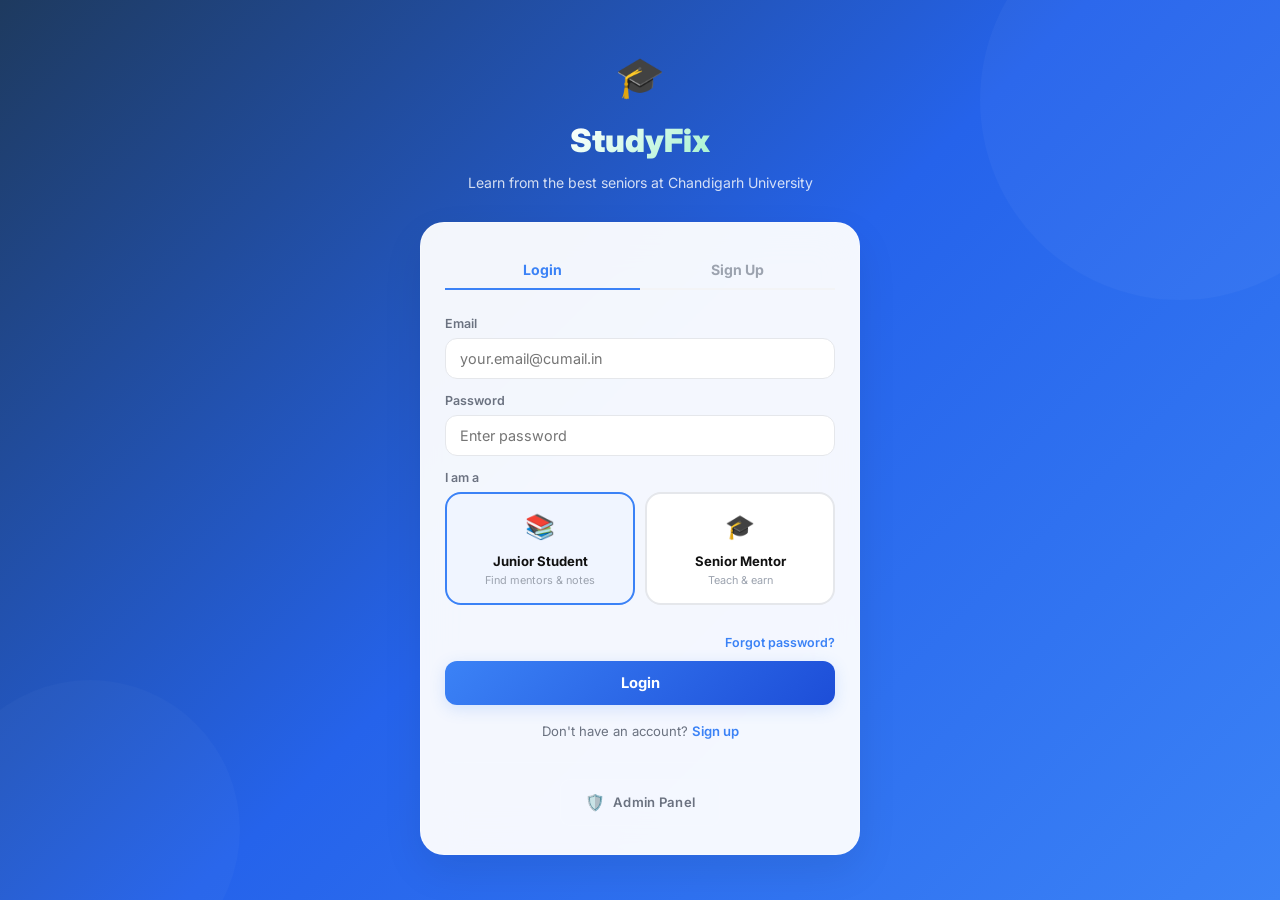
<file: index.html>
<!DOCTYPE html>
<html lang="en">
<head>
  <meta charset="UTF-8" />
  <meta name="viewport" content="width=device-width, initial-scale=1.0" />
  <meta name="description" content="StudyFix — University peer mentoring platform. Verified senior students help juniors succeed in exams through live sessions and quality study notes." />
  <title>StudyFix — Peer Mentoring Platform | Chandigarh University</title>
  <link rel="preconnect" href="https://fonts.googleapis.com" />
  <link rel="preconnect" href="https://fonts.gstatic.com" crossorigin />
  <link href="https://fonts.googleapis.com/css2?family=Inter:wght@400;500;600;700;800;900&display=swap" rel="stylesheet" />
  <link rel="stylesheet" href="style.css?v=7" />
</head>
<body>

  <!-- ============ AUTH PAGE ============ -->
  <div id="authPage" class="auth-page">
    <div class="auth-bg">
      <div class="auth-bg-circle c1"></div>
      <div class="auth-bg-circle c2"></div>
      <div class="auth-bg-circle c3"></div>
    </div>
    <div class="auth-container">
      <div class="auth-brand">
        <span class="auth-logo-icon">🎓</span>
        <span class="auth-logo-text">StudyFix</span>
        <p class="auth-tagline">Learn from the best seniors at Chandigarh University</p>
      </div>
      <div class="auth-card" id="authCard"></div>
    </div>
  </div>

  <!-- ============ APP SHELL ============ -->
  <div id="appShell" class="app-shell hidden">
    <!-- Top Bar -->
    <header class="top-bar" id="topBar">
      <div class="top-bar-left">
        <span class="logo" id="logoBtn">
          <span class="logo-icon">🎓</span>
          <span class="logo-text">StudyFix</span>
        </span>
        <span class="uni-badge">Chandigarh University</span>
      </div>
      <!-- Global Search -->
      <div class="global-search">
        <svg class="gs-icon" fill="none" stroke="currentColor" stroke-width="2" viewBox="0 0 24 24"><circle cx="11" cy="11" r="8"/><path d="M21 21l-4.35-4.35"/></svg>
        <input type="text" id="globalSearchInput" placeholder="Search mentors, notes... (⌘K)" autocomplete="off" />
        <div class="search-results" id="searchResults"></div>
      </div>
      <div class="top-bar-right">
        <button class="icon-btn notif-btn" id="notifBtn" title="Notifications">
          <svg width="20" height="20" fill="none" stroke="currentColor" stroke-width="2" viewBox="0 0 24 24"><path d="M18 8a6 6 0 10-12 0c0 7-3 9-3 9h18s-3-2-3-9"/><path d="M13.73 21a2 2 0 01-3.46 0"/></svg>
          <span class="notif-dot" id="notifDot"></span>
        </button>
        <button class="theme-toggle" id="themeToggle" title="Toggle Dark Mode">🌙</button>
        <button class="user-avatar-btn" id="userAvatarBtn">
          <span id="userAvatarText">VP</span>
        </button>
      </div>
    </header>

    <!-- Page Container -->
    <main class="page-container" id="pageContainer"></main>

    <!-- Bottom Navigation -->
    <nav class="bottom-nav" id="bottomNav">
      <button class="nav-item active" data-page="home" id="nav-home">
        <svg width="22" height="22" fill="none" stroke="currentColor" stroke-width="2" viewBox="0 0 24 24"><path d="M3 12l2-2m0 0l7-7 7 7M5 10v10a1 1 0 001 1h3m10-11l2 2m-2-2v10a1 1 0 01-1 1h-3m-4 0a1 1 0 01-1-1v-4a1 1 0 011-1h2a1 1 0 011 1v4a1 1 0 01-1 1h-2z"/></svg>
        <span>Home</span>
      </button>
      <button class="nav-item" data-page="mentors" id="nav-mentors">
        <svg width="22" height="22" fill="none" stroke="currentColor" stroke-width="2" viewBox="0 0 24 24"><path d="M17 20h5v-2a3 3 0 00-5.356-1.857M17 20H7m10 0v-2c0-.656-.126-1.283-.356-1.857M7 20H2v-2a3 3 0 015.356-1.857M7 20v-2c0-.656.126-1.283.356-1.857m0 0a5.002 5.002 0 019.288 0M15 7a3 3 0 11-6 0 3 3 0 016 0zm6 3a2 2 0 11-4 0 2 2 0 014 0zM7 10a2 2 0 11-4 0 2 2 0 014 0z"/></svg>
        <span>Mentors</span>
      </button>
      <button class="nav-item" data-page="notes" id="nav-notes">
        <svg width="22" height="22" fill="none" stroke="currentColor" stroke-width="2" viewBox="0 0 24 24"><path d="M12 6.253v13m0-13C10.832 5.477 9.246 5 7.5 5S4.168 5.477 3 6.253v13C4.168 18.477 5.754 18 7.5 18s3.332.477 4.5 1.253m0-13C13.168 5.477 14.754 5 16.5 5c1.747 0 3.332.477 4.5 1.253v13C19.832 18.477 18.247 18 16.5 18c-1.746 0-3.332.477-4.5 1.253"/></svg>
        <span>Notes</span>
      </button>
      <button class="nav-item" data-page="sessions" id="nav-sessions">
        <svg width="22" height="22" fill="none" stroke="currentColor" stroke-width="2" viewBox="0 0 24 24"><path d="M8 7V3m8 4V3m-9 8h10M5 21h14a2 2 0 002-2V7a2 2 0 00-2-2H5a2 2 0 00-2 2v12a2 2 0 002 2z"/></svg>
        <span>Sessions</span>
      </button>
      <button class="nav-item" data-page="profile" id="nav-profile">
        <svg width="22" height="22" fill="none" stroke="currentColor" stroke-width="2" viewBox="0 0 24 24"><path d="M16 7a4 4 0 11-8 0 4 4 0 018 0zm-4 7a7 7 0 00-7 7h14a7 7 0 00-7-7z"/></svg>
        <span>Profile</span>
      </button>
    </nav>
  </div>

  <!-- Notification Panel -->
  <div class="overlay" id="overlay"></div>
  <div class="slide-panel" id="notifPanel">
    <div class="panel-header">
      <h3>Notifications</h3>
      <button class="close-btn" id="closeNotifPanel">&times;</button>
    </div>
    <div class="panel-body" id="notifList"></div>
  </div>

  <!-- Modal -->
  <div class="modal-backdrop" id="modalBackdrop">
    <div class="modal" id="modal">
      <div class="modal-header">
        <h3 id="modalTitle"></h3>
        <button class="close-btn" id="closeModal">&times;</button>
      </div>
      <div class="modal-body" id="modalBody"></div>
    </div>
  </div>

  <!-- Toast -->
  <div class="toast" id="toast">
    <span class="toast-icon" id="toastIcon">✓</span>
    <span class="toast-msg" id="toastMsg"></span>
  </div>

  <!-- Module Scripts -->
  <script src="data.js"></script>
  <script src="js/state.js"></script>
  <script src="js/ui.js"></script>
  <script src="js/auth.js"></script>
  <script src="js/search.js"></script>
  <script src="js/payments.js"></script>
  <script src="js/mentors.js"></script>
  <script src="js/sessions.js"></script>
  <script src="js/wallet.js"></script>
  <script src="js/notes.js"></script>
  <script src="js/dashboard.js"></script>
  <script src="js/home.js?v=7"></script>
  <script src="js/profile.js"></script>
  <script src="js/nav.js"></script>
</body>
</html>
</file>
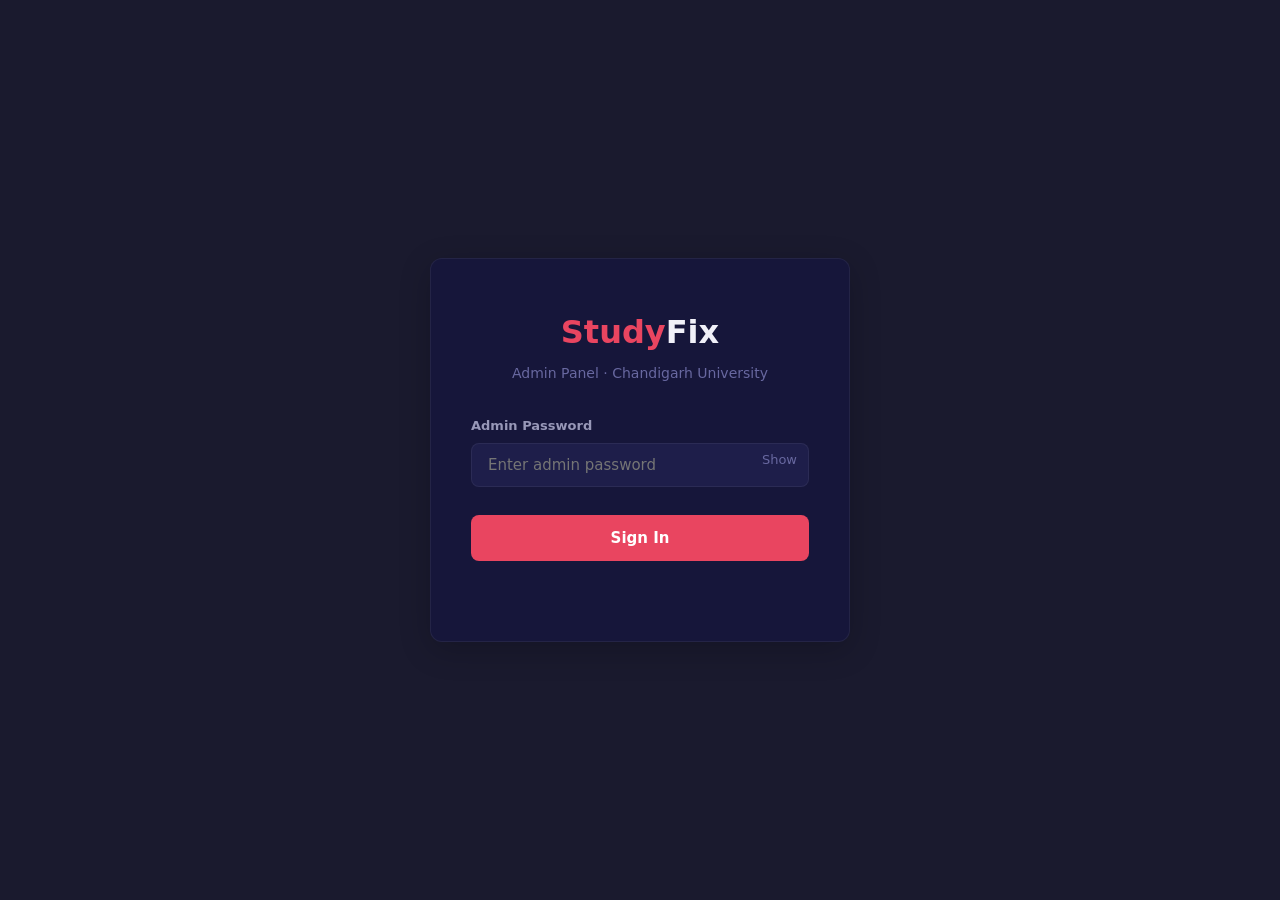
<file: admin.html>
<!DOCTYPE html>
<html lang="en" data-theme="dark">
<head>
<meta charset="UTF-8">
<meta name="viewport" content="width=device-width, initial-scale=1.0">
<title>StudyFix Admin — Dashboard</title>
<meta name="description" content="StudyFix Admin Panel for managing the peer mentoring platform at Chandigarh University.">
<style>
/* ============================================
   CSS VARIABLES & THEME SYSTEM
   ============================================ */
:root {
  --brand-1: #1a1a2e;
  --brand-2: #16213e;
  --brand-3: #0f3460;
  --brand-accent: #e94560;
  --sidebar-width: 260px;
  --sidebar-collapsed: 68px;
  --topbar-height: 64px;
  --radius: 12px;
  --radius-sm: 8px;
  --radius-xs: 6px;
  --shadow-sm: 0 1px 3px rgba(0,0,0,.12);
  --shadow-md: 0 4px 16px rgba(0,0,0,.15);
  --shadow-lg: 0 8px 32px rgba(0,0,0,.2);
  --transition: .25s cubic-bezier(.4,0,.2,1);
  --font: 'Segoe UI', system-ui, -apple-system, sans-serif;
}

[data-theme="dark"] {
  --bg-primary: #0a0a1a;
  --bg-secondary: #111128;
  --bg-card: #16163a;
  --bg-card-hover: #1c1c48;
  --bg-sidebar: #0d0d24;
  --bg-topbar: rgba(13,13,36,.85);
  --bg-input: #1e1e4a;
  --bg-modal: #16163a;
  --border: rgba(255,255,255,.06);
  --border-hover: rgba(255,255,255,.12);
  --text-primary: #f0f0f8;
  --text-secondary: #9898b8;
  --text-muted: #6868a0;
  --text-inverse: #0a0a1a;
  --accent: #e94560;
  --accent-hover: #ff5a78;
  --accent-soft: rgba(233,69,96,.12);
  --success: #2ecc71;
  --success-soft: rgba(46,204,113,.12);
  --warning: #f39c12;
  --warning-soft: rgba(243,156,18,.12);
  --info: #3498db;
  --info-soft: rgba(52,152,219,.12);
  --danger: #e74c3c;
  --danger-soft: rgba(231,76,60,.12);
  --skeleton: linear-gradient(90deg, #1e1e4a 25%, #2a2a5a 50%, #1e1e4a 75%);
  --scrollbar-track: #111128;
  --scrollbar-thumb: #2a2a5a;
}

[data-theme="light"] {
  --bg-primary: #f5f5fa;
  --bg-secondary: #ffffff;
  --bg-card: #ffffff;
  --bg-card-hover: #f8f8ff;
  --bg-sidebar: #1a1a2e;
  --bg-topbar: rgba(255,255,255,.9);
  --bg-input: #f0f0f8;
  --bg-modal: #ffffff;
  --border: rgba(0,0,0,.08);
  --border-hover: rgba(0,0,0,.15);
  --text-primary: #1a1a2e;
  --text-secondary: #555580;
  --text-muted: #8888aa;
  --text-inverse: #ffffff;
  --accent: #e94560;
  --accent-hover: #d63050;
  --accent-soft: rgba(233,69,96,.08);
  --success: #27ae60;
  --success-soft: rgba(39,174,96,.08);
  --warning: #e67e22;
  --warning-soft: rgba(230,126,34,.08);
  --info: #2980b9;
  --info-soft: rgba(41,128,185,.08);
  --danger: #c0392b;
  --danger-soft: rgba(192,57,43,.08);
  --skeleton: linear-gradient(90deg, #e8e8f0 25%, #f0f0f8 50%, #e8e8f0 75%);
  --scrollbar-track: #e8e8f0;
  --scrollbar-thumb: #c0c0d8;
}

/* ============================================
   RESET & BASE
   ============================================ */
*, *::before, *::after { box-sizing: border-box; margin: 0; padding: 0; }

html { scroll-behavior: smooth; }

body {
  font-family: var(--font);
  background: var(--bg-primary);
  color: var(--text-primary);
  line-height: 1.6;
  overflow-x: hidden;
  transition: background var(--transition), color var(--transition);
}

::-webkit-scrollbar { width: 6px; height: 6px; }
::-webkit-scrollbar-track { background: var(--scrollbar-track); }
::-webkit-scrollbar-thumb { background: var(--scrollbar-thumb); border-radius: 3px; }

a { color: var(--accent); text-decoration: none; }
button { cursor: pointer; font-family: var(--font); border: none; outline: none; }
input, select, textarea { font-family: var(--font); outline: none; }

/* ============================================
   LOGIN OVERLAY
   ============================================ */
.login-overlay {
  position: fixed; inset: 0; z-index: 10000;
  background: var(--brand-1);
  display: flex; align-items: center; justify-content: center;
  opacity: 1; transition: opacity .4s ease;
}
.login-overlay.hidden { opacity: 0; pointer-events: none; }

.login-card {
  background: var(--bg-card);
  border: 1px solid var(--border);
  border-radius: var(--radius);
  padding: 48px 40px;
  width: 100%; max-width: 420px;
  box-shadow: var(--shadow-lg);
  text-align: center;
  animation: loginSlide .5s ease;
}
@keyframes loginSlide {
  from { opacity: 0; transform: translateY(20px); }
  to { opacity: 1; transform: translateY(0); }
}

.login-logo { font-size: 32px; font-weight: 800; color: var(--accent); margin-bottom: 4px; }
.login-logo span { color: var(--text-primary); }
.login-subtitle { color: var(--text-muted); font-size: 14px; margin-bottom: 32px; }

.login-field { position: relative; margin-bottom: 20px; text-align: left; }
.login-field label { display: block; font-size: 13px; color: var(--text-secondary); margin-bottom: 6px; font-weight: 600; }
.login-field input {
  width: 100%; padding: 12px 16px; background: var(--bg-input);
  border: 1px solid var(--border); border-radius: var(--radius-sm);
  color: var(--text-primary); font-size: 15px;
  transition: border var(--transition);
}
.login-field input:focus { border-color: var(--accent); }
.login-field .toggle-pw {
  position: absolute; right: 12px; top: 36px;
  background: none; color: var(--text-muted); font-size: 13px;
}

.login-btn {
  width: 100%; padding: 14px;
  background: var(--accent); color: #fff;
  border-radius: var(--radius-sm); font-size: 15px; font-weight: 700;
  transition: background var(--transition), transform .15s;
  margin-top: 8px;
}
.login-btn:hover { background: var(--accent-hover); }
.login-btn:active { transform: scale(.98); }

.login-error {
  color: var(--danger); font-size: 13px;
  margin-top: 12px; min-height: 20px;
}

/* ============================================
   LAYOUT
   ============================================ */
.app { display: flex; min-height: 100vh; }

/* SIDEBAR */
.sidebar {
  width: var(--sidebar-width);
  background: var(--bg-sidebar);
  border-right: 1px solid rgba(255,255,255,.05);
  display: flex; flex-direction: column;
  position: fixed; top: 0; left: 0; bottom: 0;
  z-index: 100; transition: transform var(--transition);
}

.sidebar-header {
  padding: 20px 24px;
  display: flex; align-items: center; gap: 12px;
  border-bottom: 1px solid rgba(255,255,255,.06);
}
.sidebar-logo { font-size: 22px; font-weight: 800; color: #fff; }
.sidebar-logo span { color: var(--accent); }
.sidebar-badge {
  font-size: 9px; background: var(--accent);
  color: #fff; padding: 2px 8px; border-radius: 20px;
  font-weight: 700; letter-spacing: .5px; text-transform: uppercase;
}

.sidebar-nav { flex: 1; padding: 16px 12px; overflow-y: auto; }

.nav-section {
  font-size: 10px; font-weight: 700; color: rgba(255,255,255,.3);
  text-transform: uppercase; letter-spacing: 1.5px;
  padding: 16px 12px 8px; margin-top: 8px;
}
.nav-section:first-child { margin-top: 0; padding-top: 0; }

.nav-item {
  display: flex; align-items: center; gap: 12px;
  padding: 11px 16px; border-radius: var(--radius-sm);
  color: rgba(255,255,255,.55); font-size: 14px; font-weight: 500;
  transition: all var(--transition); cursor: pointer;
  margin-bottom: 2px; position: relative;
  background: none; width: 100%; text-align: left;
}
.nav-item:hover { color: rgba(255,255,255,.9); background: rgba(255,255,255,.06); }
.nav-item.active {
  color: #fff; background: rgba(233,69,96,.15);
}
.nav-item.active::before {
  content: ''; position: absolute; left: 0; top: 50%; transform: translateY(-50%);
  width: 3px; height: 24px; background: var(--accent); border-radius: 0 3px 3px 0;
}
.nav-icon { font-size: 18px; width: 24px; text-align: center; flex-shrink: 0; }

.sidebar-footer {
  padding: 16px 20px;
  border-top: 1px solid rgba(255,255,255,.06);
  font-size: 11px; color: rgba(255,255,255,.25);
}

/* MAIN */
.main-area {
  flex: 1; margin-left: var(--sidebar-width);
  display: flex; flex-direction: column;
  min-height: 100vh;
  transition: margin var(--transition);
}

/* TOPBAR */
.topbar {
  height: var(--topbar-height);
  background: var(--bg-topbar);
  backdrop-filter: blur(20px);
  border-bottom: 1px solid var(--border);
  display: flex; align-items: center; justify-content: space-between;
  padding: 0 32px;
  position: sticky; top: 0; z-index: 50;
}

.topbar-left { display: flex; align-items: center; gap: 16px; }
.hamburger {
  display: none; background: none; color: var(--text-primary);
  font-size: 24px; padding: 4px;
}
.topbar-title { font-size: 18px; font-weight: 700; }

.topbar-right { display: flex; align-items: center; gap: 12px; }

.theme-toggle {
  width: 40px; height: 40px; border-radius: 50%;
  background: var(--bg-input); color: var(--text-secondary);
  display: flex; align-items: center; justify-content: center;
  font-size: 18px; transition: all var(--transition); border: 1px solid var(--border);
}
.theme-toggle:hover { background: var(--accent-soft); color: var(--accent); border-color: var(--accent); }

.admin-info {
  display: flex; align-items: center; gap: 10px;
  padding: 6px 14px;
  background: var(--bg-input);
  border-radius: 30px; border: 1px solid var(--border);
}
.admin-avatar {
  width: 30px; height: 30px;
  background: linear-gradient(135deg, var(--accent), var(--brand-3));
  border-radius: 50%;
  display: flex; align-items: center; justify-content: center;
  color: #fff; font-size: 12px; font-weight: 700;
}
.admin-name { font-size: 13px; font-weight: 600; color: var(--text-primary); }

.btn-logout {
  padding: 8px 18px; background: var(--danger-soft);
  color: var(--danger); border-radius: var(--radius-sm);
  font-size: 13px; font-weight: 600;
  transition: all var(--transition); border: 1px solid transparent;
}
.btn-logout:hover { background: var(--danger); color: #fff; }

/* CONTENT */
.content { flex: 1; padding: 28px 32px; }

.page { display: none; animation: pageFade .35s ease; }
.page.active { display: block; }
@keyframes pageFade {
  from { opacity: 0; transform: translateY(8px); }
  to { opacity: 1; transform: translateY(0); }
}

.page-header {
  display: flex; align-items: center; justify-content: space-between;
  margin-bottom: 28px; flex-wrap: wrap; gap: 16px;
}
.page-header h1 { font-size: 26px; font-weight: 800; }
.page-header p { color: var(--text-secondary); font-size: 14px; margin-top: 2px; }

/* ============================================
   BUTTONS
   ============================================ */
.btn {
  display: inline-flex; align-items: center; gap: 8px;
  padding: 10px 20px; border-radius: var(--radius-sm);
  font-size: 13px; font-weight: 600;
  transition: all var(--transition); border: 1px solid transparent;
}
.btn-primary { background: var(--accent); color: #fff; }
.btn-primary:hover { background: var(--accent-hover); transform: translateY(-1px); box-shadow: 0 4px 12px rgba(233,69,96,.3); }
.btn-secondary { background: var(--bg-input); color: var(--text-primary); border-color: var(--border); }
.btn-secondary:hover { border-color: var(--accent); color: var(--accent); }
.btn-success { background: var(--success); color: #fff; }
.btn-success:hover { filter: brightness(1.1); }
.btn-danger { background: var(--danger-soft); color: var(--danger); }
.btn-danger:hover { background: var(--danger); color: #fff; }
.btn-warning { background: var(--warning-soft); color: var(--warning); }
.btn-warning:hover { background: var(--warning); color: #fff; }
.btn-sm { padding: 6px 14px; font-size: 12px; }
.btn-icon {
  width: 34px; height: 34px; padding: 0;
  display: inline-flex; align-items: center; justify-content: center;
  border-radius: var(--radius-xs); background: var(--bg-input);
  color: var(--text-secondary); border: 1px solid var(--border);
  font-size: 15px; transition: all var(--transition);
}
.btn-icon:hover { border-color: var(--accent); color: var(--accent); background: var(--accent-soft); }

/* ============================================
   KPI CARDS
   ============================================ */
.kpi-grid {
  display: grid;
  grid-template-columns: repeat(auto-fit, minmax(240px, 1fr));
  gap: 20px; margin-bottom: 32px;
}
.kpi-card {
  background: var(--bg-card);
  border: 1px solid var(--border);
  border-radius: var(--radius);
  padding: 24px;
  transition: all var(--transition);
  position: relative; overflow: hidden;
}
.kpi-card:hover { transform: translateY(-2px); border-color: var(--border-hover); box-shadow: var(--shadow-md); }
.kpi-card::after {
  content: ''; position: absolute; top: 0; right: 0;
  width: 80px; height: 80px;
  border-radius: 0 0 0 80px;
  opacity: .06;
}
.kpi-card[data-color="accent"]::after { background: var(--accent); }
.kpi-card[data-color="success"]::after { background: var(--success); }
.kpi-card[data-color="info"]::after { background: var(--info); }
.kpi-card[data-color="warning"]::after { background: var(--warning); }

.kpi-icon {
  width: 44px; height: 44px; border-radius: var(--radius-sm);
  display: flex; align-items: center; justify-content: center;
  font-size: 20px; margin-bottom: 16px;
}
.kpi-card[data-color="accent"] .kpi-icon { background: var(--accent-soft); color: var(--accent); }
.kpi-card[data-color="success"] .kpi-icon { background: var(--success-soft); color: var(--success); }
.kpi-card[data-color="info"] .kpi-icon { background: var(--info-soft); color: var(--info); }
.kpi-card[data-color="warning"] .kpi-icon { background: var(--warning-soft); color: var(--warning); }

.kpi-value { font-size: 32px; font-weight: 800; line-height: 1; margin-bottom: 4px; }
.kpi-label { font-size: 13px; color: var(--text-secondary); font-weight: 500; }

/* ============================================
   CARDS & PANELS
   ============================================ */
.card {
  background: var(--bg-card);
  border: 1px solid var(--border);
  border-radius: var(--radius);
  overflow: hidden;
  transition: border-color var(--transition);
}
.card:hover { border-color: var(--border-hover); }
.card-header {
  padding: 20px 24px;
  border-bottom: 1px solid var(--border);
  display: flex; align-items: center; justify-content: space-between;
  flex-wrap: wrap; gap: 12px;
}
.card-header h3 { font-size: 16px; font-weight: 700; }
.card-body { padding: 24px; }

.grid-2 {
  display: grid;
  grid-template-columns: repeat(auto-fit, minmax(400px, 1fr));
  gap: 20px;
}

/* ============================================
   TABLES
   ============================================ */
.table-wrapper {
  overflow-x: auto;
  border-radius: var(--radius);
  border: 1px solid var(--border);
  background: var(--bg-card);
}
.table-toolbar {
  padding: 16px 20px;
  display: flex; align-items: center; justify-content: space-between;
  gap: 12px; flex-wrap: wrap;
  border-bottom: 1px solid var(--border);
}
.table-toolbar-left { display: flex; align-items: center; gap: 10px; flex-wrap: wrap; }
.table-toolbar-right { display: flex; align-items: center; gap: 10px; }

.search-input {
  padding: 9px 16px 9px 38px;
  background: var(--bg-input);
  border: 1px solid var(--border);
  border-radius: var(--radius-sm);
  color: var(--text-primary);
  font-size: 13px; min-width: 220px;
  transition: border var(--transition);
  background-image: url("data:image/svg+xml,%3Csvg xmlns='http://www.w3.org/2000/svg' width='16' height='16' fill='%236868a0' viewBox='0 0 16 16'%3E%3Cpath d='M11.742 10.344a6.5 6.5 0 1 0-1.397 1.398h-.001l3.85 3.85a1 1 0 0 0 1.415-1.414l-3.85-3.85zm-5.242.156a5 5 0 1 1 0-10 5 5 0 0 1 0 10z'/%3E%3C/svg%3E");
  background-repeat: no-repeat;
  background-position: 12px center;
}
.search-input:focus { border-color: var(--accent); }

.filter-select {
  padding: 9px 14px; background: var(--bg-input);
  border: 1px solid var(--border); border-radius: var(--radius-sm);
  color: var(--text-primary); font-size: 13px;
  transition: border var(--transition);
}
.filter-select:focus { border-color: var(--accent); }

table {
  width: 100%; border-collapse: collapse;
}
thead th {
  padding: 12px 20px; text-align: left;
  font-size: 11px; font-weight: 700;
  text-transform: uppercase; letter-spacing: .8px;
  color: var(--text-muted);
  border-bottom: 1px solid var(--border);
  background: var(--bg-secondary);
  white-space: nowrap;
}
tbody td {
  padding: 14px 20px; font-size: 14px;
  border-bottom: 1px solid var(--border);
  color: var(--text-primary);
  white-space: nowrap;
}
tbody tr { transition: background var(--transition); }
tbody tr:hover { background: var(--bg-card-hover); }
tbody tr:last-child td { border-bottom: none; }

.table-actions { display: flex; gap: 6px; }

/* STATUS BADGES */
.badge {
  display: inline-flex; align-items: center; gap: 5px;
  padding: 4px 12px; border-radius: 20px;
  font-size: 11px; font-weight: 700; text-transform: uppercase;
  letter-spacing: .3px;
}
.badge-active, .badge-approved, .badge-completed { background: var(--success-soft); color: var(--success); }
.badge-banned, .badge-rejected, .badge-cancelled { background: var(--danger-soft); color: var(--danger); }
.badge-pending { background: var(--warning-soft); color: var(--warning); }
.badge-scheduled, .badge-info { background: var(--info-soft); color: var(--info); }
.badge-alert { background: var(--danger-soft); color: var(--danger); }
.badge-warning-type { background: var(--warning-soft); color: var(--warning); }

/* EMPTY STATE */
.empty-state {
  text-align: center; padding: 60px 20px;
  color: var(--text-muted);
}
.empty-state-icon { font-size: 48px; margin-bottom: 16px; opacity: .4; }
.empty-state h3 { color: var(--text-secondary); margin-bottom: 8px; }
.empty-state p { font-size: 14px; }

/* ============================================
   MODAL SYSTEM
   ============================================ */
.modal-overlay {
  position: fixed; inset: 0; z-index: 9000;
  background: rgba(0,0,0,.6);
  backdrop-filter: blur(4px);
  display: flex; align-items: center; justify-content: center;
  opacity: 0; pointer-events: none;
  transition: opacity .3s ease;
  padding: 20px;
}
.modal-overlay.visible { opacity: 1; pointer-events: all; }

.modal {
  background: var(--bg-modal);
  border: 1px solid var(--border);
  border-radius: var(--radius);
  width: 100%; max-width: 520px;
  box-shadow: var(--shadow-lg);
  transform: scale(.95); transition: transform .3s ease;
  max-height: 90vh; overflow-y: auto;
}
.modal-overlay.visible .modal { transform: scale(1); }

.modal-header {
  padding: 20px 24px;
  border-bottom: 1px solid var(--border);
  display: flex; align-items: center; justify-content: space-between;
}
.modal-header h3 { font-size: 17px; font-weight: 700; }
.modal-close {
  width: 32px; height: 32px; border-radius: 50%;
  background: var(--bg-input); color: var(--text-secondary);
  display: flex; align-items: center; justify-content: center;
  font-size: 18px; transition: all var(--transition);
}
.modal-close:hover { background: var(--danger-soft); color: var(--danger); }

.modal-body { padding: 24px; }
.modal-footer {
  padding: 16px 24px;
  border-top: 1px solid var(--border);
  display: flex; justify-content: flex-end; gap: 10px;
}

/* FORM FIELDS */
.form-group { margin-bottom: 18px; }
.form-group label { display: block; font-size: 13px; color: var(--text-secondary); margin-bottom: 6px; font-weight: 600; }
.form-control {
  width: 100%; padding: 10px 14px;
  background: var(--bg-input); border: 1px solid var(--border);
  border-radius: var(--radius-xs); color: var(--text-primary);
  font-size: 14px; transition: border var(--transition);
}
.form-control:focus { border-color: var(--accent); }
textarea.form-control { min-height: 80px; resize: vertical; }

/* ============================================
   TOAST SYSTEM
   ============================================ */
.toast-container {
  position: fixed; top: 80px; right: 24px; z-index: 9999;
  display: flex; flex-direction: column; gap: 10px;
}
.toast {
  padding: 14px 20px; border-radius: var(--radius-sm);
  background: var(--bg-card); border: 1px solid var(--border);
  box-shadow: var(--shadow-md);
  display: flex; align-items: center; gap: 12px;
  min-width: 300px; max-width: 420px;
  animation: toastIn .35s ease;
  font-size: 14px;
}
.toast.removing { animation: toastOut .3s ease forwards; }
@keyframes toastIn {
  from { opacity: 0; transform: translateX(40px); }
  to { opacity: 1; transform: translateX(0); }
}
@keyframes toastOut {
  to { opacity: 0; transform: translateX(40px); }
}
.toast-icon { font-size: 20px; flex-shrink: 0; }
.toast-success .toast-icon { color: var(--success); }
.toast-error .toast-icon { color: var(--danger); }
.toast-info .toast-icon { color: var(--info); }
.toast-warning .toast-icon { color: var(--warning); }
.toast-msg { flex: 1; }
.toast-close { background: none; color: var(--text-muted); font-size: 18px; padding: 0 2px; }

/* ============================================
   ACTIVITY FEED
   ============================================ */
.activity-feed { list-style: none; }
.activity-item {
  display: flex; align-items: flex-start; gap: 14px;
  padding: 14px 0;
  border-bottom: 1px solid var(--border);
}
.activity-item:last-child { border-bottom: none; }
.activity-dot {
  width: 8px; height: 8px; border-radius: 50%;
  background: var(--accent); margin-top: 7px; flex-shrink: 0;
}
.activity-text { font-size: 14px; color: var(--text-primary); }
.activity-time { font-size: 12px; color: var(--text-muted); margin-top: 2px; }

/* ============================================
   CHART CONTAINERS
   ============================================ */
.chart-container {
  position: relative;
  padding: 20px;
}
.chart-container canvas { width: 100% !important; }

.bar-chart-wrapper { position: relative; height: 260px; }
.bar-chart {
  display: flex; align-items: flex-end; justify-content: space-around;
  height: 220px; padding: 0 10px;
  border-bottom: 2px solid var(--border);
  border-left: 2px solid var(--border);
  position: relative;
}
.bar-group { display: flex; flex-direction: column; align-items: center; gap: 6px; flex: 1; }
.bar {
  width: 36px; border-radius: 6px 6px 0 0;
  background: linear-gradient(180deg, var(--accent), var(--brand-3));
  transition: height .6s cubic-bezier(.4,0,.2,1);
  position: relative;
}
.bar:hover { filter: brightness(1.2); }
.bar-value {
  position: absolute; top: -22px; left: 50%; transform: translateX(-50%);
  font-size: 11px; font-weight: 700; color: var(--text-secondary);
}
.bar-label {
  font-size: 11px; color: var(--text-muted);
  text-align: center; white-space: nowrap;
}
.y-axis {
  position: absolute; left: -8px; top: 0; bottom: 0;
  display: flex; flex-direction: column-reverse; justify-content: space-between;
  pointer-events: none;
}
.y-axis span {
  font-size: 10px; color: var(--text-muted);
  transform: translateX(-100%); padding-right: 8px;
}

/* PIE CHART */
.pie-wrapper { display: flex; align-items: center; gap: 30px; flex-wrap: wrap; justify-content: center; }
.pie-svg { width: 180px; height: 180px; }
.pie-legend { display: flex; flex-direction: column; gap: 8px; }
.pie-legend-item { display: flex; align-items: center; gap: 8px; font-size: 13px; }
.pie-legend-dot { width: 12px; height: 12px; border-radius: 3px; flex-shrink: 0; }

/* ============================================
   SETTINGS
   ============================================ */
.settings-section {
  background: var(--bg-card);
  border: 1px solid var(--border);
  border-radius: var(--radius);
  padding: 28px; margin-bottom: 20px;
}
.settings-section h3 { font-size: 17px; font-weight: 700; margin-bottom: 20px; }

.toggle-switch {
  display: flex; align-items: center; gap: 14px;
  cursor: pointer; font-size: 14px;
}
.toggle-track {
  width: 44px; height: 24px;
  background: var(--bg-input); border-radius: 12px;
  position: relative; transition: background var(--transition);
  border: 2px solid var(--border);
  flex-shrink: 0;
}
.toggle-track::after {
  content: ''; position: absolute;
  width: 18px; height: 18px;
  background: var(--text-secondary);
  border-radius: 50%;
  top: 1px; left: 2px;
  transition: all var(--transition);
}
.toggle-switch.active .toggle-track { background: var(--accent-soft); border-color: var(--accent); }
.toggle-switch.active .toggle-track::after { left: 20px; background: var(--accent); }

/* SKELETON */
.skeleton {
  background: var(--skeleton);
  background-size: 200% 100%;
  animation: shimmer 1.5s infinite;
  border-radius: var(--radius-xs);
}
@keyframes shimmer {
  0% { background-position: 200% 0; }
  100% { background-position: -200% 0; }
}
.skeleton-line { height: 14px; margin-bottom: 10px; border-radius: 4px; }
.skeleton-line:last-child { width: 60%; }

/* ============================================
   ANNOUNCEMENTS
   ============================================ */
.announcement-item {
  display: flex; align-items: flex-start; gap: 16px;
  padding: 18px 20px;
  border-bottom: 1px solid var(--border);
  transition: background var(--transition);
}
.announcement-item:last-child { border-bottom: none; }
.announcement-item:hover { background: var(--bg-card-hover); }
.announcement-type-icon {
  width: 36px; height: 36px; border-radius: var(--radius-xs);
  display: flex; align-items: center; justify-content: center;
  font-size: 16px; flex-shrink: 0;
}
.announcement-type-icon.info { background: var(--info-soft); color: var(--info); }
.announcement-type-icon.warning { background: var(--warning-soft); color: var(--warning); }
.announcement-type-icon.alert { background: var(--danger-soft); color: var(--danger); }
.announcement-content { flex: 1; }
.announcement-content h4 { font-size: 15px; margin-bottom: 4px; }
.announcement-content p { font-size: 13px; color: var(--text-secondary); }
.announcement-meta { font-size: 11px; color: var(--text-muted); margin-top: 6px; }

/* ============================================
   MOBILE OVERLAY
   ============================================ */
.sidebar-overlay {
  display: none; position: fixed; inset: 0;
  background: rgba(0,0,0,.5); z-index: 99;
}
.sidebar-overlay.visible { display: block; }

/* ============================================
   RESPONSIVE
   ============================================ */
@media (max-width: 1024px) {
  .kpi-grid { grid-template-columns: repeat(2, 1fr); }
  .grid-2 { grid-template-columns: 1fr; }
}

@media (max-width: 768px) {
  .sidebar { transform: translateX(-100%); }
  .sidebar.open { transform: translateX(0); }
  .main-area { margin-left: 0; }
  .hamburger { display: flex; }
  .topbar { padding: 0 16px; }
  .content { padding: 20px 16px; }
  .kpi-grid { grid-template-columns: 1fr; }
  .admin-name { display: none; }
  .page-header h1 { font-size: 22px; }
  .search-input { min-width: 160px; }
  .table-toolbar { flex-direction: column; align-items: stretch; }
  .table-toolbar-left, .table-toolbar-right { justify-content: stretch; }
  .pie-wrapper { flex-direction: column; }
}

/* ============================================
   USER VIEW MODAL DETAILS
   ============================================ */
.user-detail-grid {
  display: grid; grid-template-columns: 1fr 1fr;
  gap: 14px;
}
.user-detail-item label {
  font-size: 11px; color: var(--text-muted);
  text-transform: uppercase; letter-spacing: .5px;
  display: block; margin-bottom: 2px;
}
.user-detail-item span {
  font-size: 15px; font-weight: 600;
  color: var(--text-primary);
}

/* CONFIRM MODAL */
.confirm-body { text-align: center; padding: 20px 0; }
.confirm-body .confirm-icon { font-size: 48px; margin-bottom: 16px; }
.confirm-body h3 { margin-bottom: 8px; font-size: 18px; }
.confirm-body p { color: var(--text-secondary); font-size: 14px; }

/* ============================================
   RESOURCES / UPLOAD SYSTEM
   ============================================ */
.upload-zone {
  border: 2px dashed var(--border);
  border-radius: var(--radius);
  padding: 40px 24px;
  text-align: center;
  cursor: pointer;
  transition: all var(--transition);
  background: var(--bg-input);
  position: relative;
}
.upload-zone:hover, .upload-zone.drag-over {
  border-color: var(--accent);
  background: var(--accent-soft);
}
.upload-zone.drag-over::after {
  content: 'Drop file here';
  position: absolute; inset: 0;
  display: flex; align-items: center; justify-content: center;
  background: rgba(233,69,96,.08);
  border-radius: var(--radius);
  font-size: 16px; font-weight: 700; color: var(--accent);
  pointer-events: none;
}
.upload-zone-icon { font-size: 40px; margin-bottom: 12px; opacity: .5; }
.upload-zone h3 { font-size: 15px; margin-bottom: 4px; color: var(--text-primary); }
.upload-zone p { font-size: 13px; color: var(--text-muted); }
.upload-zone input[type="file"] {
  position: absolute; inset: 0; opacity: 0; cursor: pointer;
}
.upload-file-info {
  display: flex; align-items: center; gap: 12px;
  padding: 12px 16px; margin-top: 12px;
  background: var(--bg-card); border: 1px solid var(--border);
  border-radius: var(--radius-sm);
}
.upload-file-icon { font-size: 28px; flex-shrink: 0; }
.upload-file-details { flex: 1; text-align: left; }
.upload-file-details .fname { font-size: 14px; font-weight: 600; color: var(--text-primary); }
.upload-file-details .fsize { font-size: 12px; color: var(--text-muted); }
.upload-file-remove {
  background: var(--danger-soft); color: var(--danger);
  border: none; width: 28px; height: 28px; border-radius: 50%;
  font-size: 14px; cursor: pointer;
  display: flex; align-items: center; justify-content: center;
  transition: all var(--transition);
}
.upload-file-remove:hover { background: var(--danger); color: #fff; }

.resource-type-badge {
  display: inline-flex; align-items: center; gap: 5px;
  padding: 4px 12px; border-radius: 20px;
  font-size: 11px; font-weight: 700;
  letter-spacing: .3px;
}
.rtype-notes { background: var(--info-soft); color: var(--info); }
.rtype-pyq { background: var(--warning-soft); color: var(--warning); }
.rtype-assignment { background: var(--success-soft); color: var(--success); }
.rtype-other { background: rgba(155,89,182,.12); color: #9b59b6; }

.file-type-icon { font-size: 22px; }

.preview-iframe {
  width: 100%; height: 400px; border: none;
  border-radius: var(--radius-sm);
  background: #fff;
}
.preview-image {
  max-width: 100%; max-height: 400px;
  border-radius: var(--radius-sm);
  display: block; margin: 0 auto;
}
.resource-stats-grid {
  display: grid;
  grid-template-columns: repeat(auto-fit, minmax(140px, 1fr));
  gap: 14px; margin-bottom: 24px;
}
.resource-stat-card {
  background: var(--bg-input);
  border: 1px solid var(--border);
  border-radius: var(--radius-sm);
  padding: 16px; text-align: center;
}
.resource-stat-card .stat-value { font-size: 24px; font-weight: 800; }
.resource-stat-card .stat-label { font-size: 12px; color: var(--text-muted); margin-top: 2px; }
</style>
</head>
<body>

<!-- LOGIN OVERLAY -->
<div class="login-overlay" id="loginOverlay">
  <div class="login-card">
    <div class="login-logo">Study<span>Fix</span></div>
    <div class="login-subtitle">Admin Panel · Chandigarh University</div>
    <div class="login-field">
      <label for="loginPassword">Admin Password</label>
      <input type="password" id="loginPassword" placeholder="Enter admin password" autocomplete="current-password">
      <button class="toggle-pw" id="togglePw" type="button">Show</button>
    </div>
    <button class="login-btn" id="loginBtn" type="button">Sign In</button>
    <div class="login-error" id="loginError"></div>
  </div>
</div>

<!-- TOAST CONTAINER -->
<div class="toast-container" id="toastContainer"></div>

<!-- MODAL OVERLAY -->
<div class="modal-overlay" id="modalOverlay">
  <div class="modal" id="modalContent"></div>
</div>

<!-- SIDEBAR OVERLAY (mobile) -->
<div class="sidebar-overlay" id="sidebarOverlay"></div>

<!-- APP -->
<div class="app" id="app" style="display:none;">
  <!-- SIDEBAR -->
  <aside class="sidebar" id="sidebar">
    <div class="sidebar-header">
      <div class="sidebar-logo">Study<span>Fix</span></div>
      <span class="sidebar-badge">Admin</span>
    </div>
    <nav class="sidebar-nav">
      <div class="nav-section">Overview</div>
      <button class="nav-item active" data-page="dashboard">
        <span class="nav-icon">📊</span> Dashboard
      </button>

      <div class="nav-section">Management</div>
      <button class="nav-item" data-page="users">
        <span class="nav-icon">👥</span> Users
      </button>
      <button class="nav-item" data-page="mentors">
        <span class="nav-icon">🎓</span> Mentors
      </button>
      <button class="nav-item" data-page="sessions">
        <span class="nav-icon">📅</span> Sessions
      </button>
      <button class="nav-item" data-page="notes">
        <span class="nav-icon">📝</span> Notes
      </button>
      <button class="nav-item" data-page="resources">
        <span class="nav-icon">📦</span> Resources
      </button>

      <div class="nav-section">Communication</div>
      <button class="nav-item" data-page="announcements">
        <span class="nav-icon">📢</span> Announcements
      </button>

      <div class="nav-section">Insights</div>
      <button class="nav-item" data-page="reports">
        <span class="nav-icon">📈</span> Reports
      </button>

      <div class="nav-section">System</div>
      <button class="nav-item" data-page="settings">
        <span class="nav-icon">⚙️</span> Settings
      </button>
    </nav>
    <div class="sidebar-footer">StudyFix Admin v3.3 &copy; 2026</div>
  </aside>

  <!-- MAIN AREA -->
  <div class="main-area">
    <header class="topbar">
      <div class="topbar-left">
        <button class="hamburger" id="hamburger" type="button">☰</button>
        <div class="topbar-title" id="topbarTitle">Dashboard</div>
      </div>
      <div class="topbar-right">
        <button class="theme-toggle" id="themeToggle" title="Toggle Theme" type="button">🌙</button>
        <div class="admin-info">
          <div class="admin-avatar">A</div>
          <span class="admin-name">Admin</span>
        </div>
        <button class="btn-logout" id="logoutBtn" type="button">Logout</button>
      </div>
    </header>

    <main class="content" id="contentArea">

      <!-- ===== DASHBOARD ===== -->
      <div class="page active" id="page-dashboard">
        <div class="page-header">
          <div>
            <h1>Dashboard</h1>
            <p>Overview of your StudyFix platform</p>
          </div>
          <button class="btn btn-secondary" id="generateDummyBtn" type="button">🔄 Generate Dummy Data</button>
        </div>
        <div class="kpi-grid" id="kpiGrid"></div>
        <div class="grid-2">
          <div class="card">
            <div class="card-header"><h3>Recent Activity</h3></div>
            <div class="card-body" id="activityFeed">
              <div class="empty-state">
                <div class="empty-state-icon">📋</div>
                <h3>No activity yet</h3>
                <p>Admin actions will appear here</p>
              </div>
            </div>
          </div>
          <div class="card">
            <div class="card-header"><h3>Quick Stats</h3></div>
            <div class="card-body" id="quickStats"></div>
          </div>
        </div>
      </div>

      <!-- ===== USERS ===== -->
      <div class="page" id="page-users">
        <div class="page-header">
          <div>
            <h1>User Management</h1>
            <p>Manage all registered users</p>
          </div>
          <button class="btn btn-secondary" id="exportUsersBtn" type="button">📥 Export CSV</button>
        </div>
        <div class="table-wrapper">
          <div class="table-toolbar">
            <div class="table-toolbar-left">
              <input type="text" class="search-input" id="userSearch" placeholder="Search users...">
              <select class="filter-select" id="userRoleFilter">
                <option value="">All Roles</option>
                <option value="student">Student</option>
                <option value="mentor">Mentor</option>
              </select>
              <select class="filter-select" id="userStatusFilter">
                <option value="">All Status</option>
                <option value="active">Active</option>
                <option value="banned">Banned</option>
              </select>
            </div>
          </div>
          <div id="usersTableContainer"></div>
        </div>
      </div>

      <!-- ===== MENTORS ===== -->
      <div class="page" id="page-mentors">
        <div class="page-header">
          <div>
            <h1>Mentor Management</h1>
            <p>Manage mentor applications and profiles</p>
          </div>
          <button class="btn btn-secondary" id="exportMentorsBtn" type="button">📥 Export CSV</button>
        </div>
        <div class="table-wrapper">
          <div class="table-toolbar">
            <div class="table-toolbar-left">
              <input type="text" class="search-input" id="mentorSearch" placeholder="Search mentors...">
              <select class="filter-select" id="mentorStatusFilter">
                <option value="">All Status</option>
                <option value="approved">Approved</option>
                <option value="pending">Pending</option>
                <option value="rejected">Rejected</option>
              </select>
            </div>
          </div>
          <div id="mentorsTableContainer"></div>
        </div>
      </div>

      <!-- ===== SESSIONS ===== -->
      <div class="page" id="page-sessions">
        <div class="page-header">
          <div>
            <h1>Session Management</h1>
            <p>Track and manage mentoring sessions</p>
          </div>
          <button class="btn btn-secondary" id="exportSessionsBtn" type="button">📥 Export CSV</button>
        </div>
        <div class="table-wrapper">
          <div class="table-toolbar">
            <div class="table-toolbar-left">
              <input type="text" class="search-input" id="sessionSearch" placeholder="Search sessions...">
              <select class="filter-select" id="sessionStatusFilter">
                <option value="">All Status</option>
                <option value="scheduled">Scheduled</option>
                <option value="completed">Completed</option>
                <option value="cancelled">Cancelled</option>
              </select>
            </div>
          </div>
          <div id="sessionsTableContainer"></div>
        </div>
      </div>

      <!-- ===== NOTES ===== -->
      <div class="page" id="page-notes">
        <div class="page-header">
          <div>
            <h1>Notes Management</h1>
            <p>Manage study notes and materials</p>
          </div>
          <button class="btn btn-secondary" id="exportNotesBtn" type="button">📥 Export CSV</button>
        </div>
        <div class="table-wrapper">
          <div class="table-toolbar">
            <div class="table-toolbar-left">
              <input type="text" class="search-input" id="noteSearch" placeholder="Search notes...">
              <select class="filter-select" id="noteStatusFilter">
                <option value="">All Status</option>
                <option value="approved">Approved</option>
                <option value="pending">Pending</option>
                <option value="rejected">Rejected</option>
              </select>
            </div>
          </div>
          <div id="notesTableContainer"></div>
        </div>
      </div>

      <!-- ===== RESOURCES ===== -->
      <div class="page" id="page-resources">
        <div class="page-header">
          <div>
            <h1>Resources & Uploads</h1>
            <p>Upload and manage notes, PYQs, assignments & study materials</p>
          </div>
          <div style="display:flex;gap:10px;flex-wrap:wrap;">
            <button class="btn btn-primary" id="uploadResourceBtn" type="button">📤 Upload Resource</button>
            <button class="btn btn-secondary" id="exportResourcesBtn" type="button">📥 Export CSV</button>
          </div>
        </div>
        <div class="resource-stats-grid" id="resourceStatsGrid"></div>
        <div class="table-wrapper">
          <div class="table-toolbar">
            <div class="table-toolbar-left">
              <input type="text" class="search-input" id="resourceSearch" placeholder="Search resources...">
              <select class="filter-select" id="resourceTypeFilter">
                <option value="">All Types</option>
                <option value="Notes">Notes</option>
                <option value="PYQ">PYQ</option>
                <option value="Assignment">Assignment</option>
                <option value="Other">Other</option>
              </select>
              <select class="filter-select" id="resourceSubjectFilter">
                <option value="">All Subjects</option>
              </select>
              <select class="filter-select" id="resourceStatusFilter">
                <option value="">All Status</option>
                <option value="approved">Approved</option>
                <option value="pending">Pending</option>
                <option value="rejected">Rejected</option>
              </select>
            </div>
          </div>
          <div id="resourcesTableContainer"></div>
        </div>
      </div>

      <!-- ===== ANNOUNCEMENTS ===== -->
      <div class="page" id="page-announcements">
        <div class="page-header">
          <div>
            <h1>Announcements</h1>
            <p>Create and manage platform announcements</p>
          </div>
          <button class="btn btn-primary" id="newAnnouncementBtn" type="button">+ New Announcement</button>
        </div>
        <div class="card">
          <div class="card-body" id="announcementsList"></div>
        </div>
      </div>

      <!-- ===== REPORTS ===== -->
      <div class="page" id="page-reports">
        <div class="page-header">
          <div>
            <h1>Reports & Analytics</h1>
            <p>Platform insights and performance data</p>
          </div>
        </div>
        <div class="grid-2">
          <div class="card">
            <div class="card-header"><h3>Sessions Per Week</h3></div>
            <div class="card-body chart-container" id="barChartContainer"></div>
          </div>
          <div class="card">
            <div class="card-header"><h3>Subject Popularity</h3></div>
            <div class="card-body chart-container" id="pieChartContainer"></div>
          </div>
        </div>
        <div class="card" style="margin-top:20px;">
          <div class="card-header"><h3>Top Mentors</h3></div>
          <div id="topMentorsTableContainer"></div>
        </div>
      </div>

      <!-- ===== SETTINGS ===== -->
      <div class="page" id="page-settings">
        <div class="page-header">
          <div>
            <h1>Settings</h1>
            <p>Configure admin panel and platform</p>
          </div>
        </div>

        <div class="settings-section">
          <h3>🔐 Change Admin Password</h3>
          <div class="form-group">
            <label for="currentPw">Current Password</label>
            <input type="password" class="form-control" id="currentPw" placeholder="Enter current password">
          </div>
          <div class="form-group">
            <label for="newPw">New Password</label>
            <input type="password" class="form-control" id="newPw" placeholder="Enter new password">
          </div>
          <div class="form-group">
            <label for="confirmPw">Confirm New Password</label>
            <input type="password" class="form-control" id="confirmPw" placeholder="Confirm new password">
          </div>
          <button class="btn btn-primary" id="changePwBtn" type="button">Update Password</button>
        </div>

        <div class="settings-section">
          <h3>🌐 Site Settings</h3>
          <div class="form-group">
            <label for="siteTitle">Site Title</label>
            <input type="text" class="form-control" id="siteTitle" placeholder="StudyFix">
          </div>
          <div class="form-group">
            <label for="siteTagline">Tagline</label>
            <input type="text" class="form-control" id="siteTagline" placeholder="Peer Mentoring Platform">
          </div>
          <button class="btn btn-primary" id="saveSiteBtn" type="button">Save Settings</button>
        </div>

        <div class="settings-section">
          <h3>🛠️ Maintenance Mode</h3>
          <div class="toggle-switch" id="maintenanceToggle">
            <div class="toggle-track"></div>
            <span>Enable Maintenance Mode</span>
          </div>
          <p style="color:var(--text-muted);font-size:13px;margin-top:10px;">When enabled, users will see a maintenance page instead of the app.</p>
        </div>

        <div class="settings-section">
          <h3>💾 Data Management</h3>
          <div style="display:flex;gap:12px;flex-wrap:wrap;">
            <button class="btn btn-secondary" id="generateDummyBtn2" type="button">🔄 Generate Dummy Data</button>
            <button class="btn btn-danger" id="clearAllDataBtn" type="button">🗑️ Clear All Data</button>
          </div>
        </div>
      </div>

    </main>
  </div>
</div>

<script>
/* ============================================
   DATABASE MODULE
   ============================================ */
const DB = (() => {
  const KEYS = ['users','mentors','sessions','notes','announcements','adminSettings','activityLogs','resources'];

  function get(key) {
    try { return JSON.parse(localStorage.getItem(key)) || []; }
    catch { return []; }
  }

  function set(key, data) {
    localStorage.setItem(key, JSON.stringify(data));
  }

  function getObj(key) {
    try { return JSON.parse(localStorage.getItem(key)) || {}; }
    catch { return {}; }
  }

  function setObj(key, data) {
    localStorage.setItem(key, JSON.stringify(data));
  }

  function genId() {
    return Date.now().toString(36) + Math.random().toString(36).slice(2, 8);
  }

  function addRecord(key, record) {
    const data = get(key);
    record.id = genId();
    record.timestamp = new Date().toISOString();
    data.push(record);
    set(key, data);
    return record;
  }

  function updateRecord(key, id, updates) {
    const data = get(key);
    const idx = data.findIndex(r => r.id === id);
    if (idx !== -1) {
      Object.assign(data[idx], updates);
      set(key, data);
      return data[idx];
    }
    return null;
  }

  function deleteRecord(key, id) {
    const data = get(key).filter(r => r.id !== id);
    set(key, data);
  }

  function findRecord(key, id) {
    return get(key).find(r => r.id === id) || null;
  }

  function init() {
    KEYS.forEach(k => {
      if (k === 'adminSettings') {
        if (!localStorage.getItem(k)) setObj(k, { siteTitle: 'StudyFix', siteTagline: 'Peer Mentoring Platform', maintenanceMode: false });
      } else {
        if (!localStorage.getItem(k)) set(k, []);
      }
    });
  }

  return { get, set, getObj, setObj, genId, addRecord, updateRecord, deleteRecord, findRecord, init, KEYS };
})();

/* ============================================
   ACTIVITY LOGGER
   ============================================ */
const Logger = (() => {
  function log(action, target) {
    DB.addRecord('activityLogs', { action, target });
  }
  function getRecent(n = 5) {
    return DB.get('activityLogs').sort((a,b) => new Date(b.timestamp) - new Date(a.timestamp)).slice(0, n);
  }
  return { log, getRecent };
})();

/* ============================================
   TOAST SYSTEM
   ============================================ */
const Toast = (() => {
  const icons = { success: '✅', error: '❌', info: 'ℹ️', warning: '⚠️' };

  function show(message, type = 'info', duration = 3500) {
    const container = document.getElementById('toastContainer');
    const toast = document.createElement('div');
    toast.className = `toast toast-${type}`;
    toast.innerHTML = `
      <span class="toast-icon">${icons[type]}</span>
      <span class="toast-msg">${message}</span>
      <button class="toast-close" type="button">&times;</button>
    `;
    container.appendChild(toast);
    toast.querySelector('.toast-close').addEventListener('click', () => remove(toast));
    setTimeout(() => remove(toast), duration);
  }

  function remove(toast) {
    if (!toast.parentNode) return;
    toast.classList.add('removing');
    setTimeout(() => toast.remove(), 300);
  }

  return { show };
})();

/* ============================================
   MODAL SYSTEM
   ============================================ */
const Modal = (() => {
  const overlay = document.getElementById('modalOverlay');
  const content = document.getElementById('modalContent');

  function open(title, bodyHtml, footerHtml = '') {
    content.innerHTML = `
      <div class="modal-header">
        <h3>${title}</h3>
        <button class="modal-close" type="button">&times;</button>
      </div>
      <div class="modal-body">${bodyHtml}</div>
      ${footerHtml ? `<div class="modal-footer">${footerHtml}</div>` : ''}
    `;
    overlay.classList.add('visible');
    content.querySelector('.modal-close').addEventListener('click', close);
  }

  function close() {
    overlay.classList.remove('visible');
  }

  function confirm(title, message, onConfirm, icon = '⚠️') {
    open(
      title,
      `<div class="confirm-body">
        <div class="confirm-icon">${icon}</div>
        <h3>${title}</h3>
        <p>${message}</p>
      </div>`,
      `<button class="btn btn-secondary modal-cancel-btn" type="button">Cancel</button>
       <button class="btn btn-danger modal-confirm-btn" type="button">Confirm</button>`
    );
    content.querySelector('.modal-cancel-btn').addEventListener('click', close);
    content.querySelector('.modal-confirm-btn').addEventListener('click', () => {
      close();
      onConfirm();
    });
  }

  overlay.addEventListener('click', (e) => {
    if (e.target === overlay) close();
  });

  return { open, close, confirm };
})();

/* ============================================
   TABLE RENDERER
   ============================================ */
const TableRenderer = (() => {
  function render(containerId, columns, data, actions) {
    const container = document.getElementById(containerId);
    if (!data.length) {
      container.innerHTML = `
        <div class="empty-state">
          <div class="empty-state-icon">📭</div>
          <h3>No records found</h3>
          <p>Try adjusting your search or filters</p>
        </div>`;
      return;
    }
    let html = '<table><thead><tr>';
    columns.forEach(c => { html += `<th>${c.label}</th>`; });
    if (actions) html += '<th>Actions</th>';
    html += '</tr></thead><tbody>';
    data.forEach(row => {
      html += '<tr>';
      columns.forEach(c => {
        const val = c.render ? c.render(row) : (row[c.key] || '—');
        html += `<td>${val}</td>`;
      });
      if (actions) {
        html += `<td><div class="table-actions">${actions(row)}</div></td>`;
      }
      html += '</tr>';
    });
    html += '</tbody></table>';
    container.innerHTML = html;
  }

  function skeleton(containerId, cols = 5, rows = 5) {
    const container = document.getElementById(containerId);
    let html = '<table><thead><tr>';
    for (let i = 0; i < cols; i++) html += '<th><div class="skeleton skeleton-line" style="width:80px;height:12px;"></div></th>';
    html += '</tr></thead><tbody>';
    for (let r = 0; r < rows; r++) {
      html += '<tr>';
      for (let c = 0; c < cols; c++) {
        html += `<td><div class="skeleton skeleton-line" style="width:${60 + Math.random()*60}px;height:14px;margin:0;"></div></td>`;
      }
      html += '</tr>';
    }
    html += '</tbody></table>';
    container.innerHTML = html;
  }

  return { render, skeleton };
})();

/* ============================================
   CSV EXPORT
   ============================================ */
const CSVExport = (() => {
  function exportData(filename, columns, data) {
    const header = columns.map(c => c.label).join(',');
    const rows = data.map(row => {
      return columns.map(c => {
        let val = row[c.key] || '';
        val = String(val).replace(/"/g, '""');
        return `"${val}"`;
      }).join(',');
    });
    const csv = [header, ...rows].join('\n');
    const blob = new Blob([csv], { type: 'text/csv' });
    const url = URL.createObjectURL(blob);
    const a = document.createElement('a');
    a.href = url; a.download = filename;
    document.body.appendChild(a); a.click();
    document.body.removeChild(a);
    URL.revokeObjectURL(url);
    Toast.show(`Exported ${data.length} records to ${filename}`, 'success');
  }
  return { exportData };
})();

/* ============================================
   DEBOUNCE UTIL
   ============================================ */
function debounce(fn, delay = 300) {
  let timer;
  return function(...args) {
    clearTimeout(timer);
    timer = setTimeout(() => fn.apply(this, args), delay);
  };
}

/* ============================================
   DATE FORMATTING
   ============================================ */
function formatDate(iso) {
  if (!iso) return '—';
  const d = new Date(iso);
  return d.toLocaleDateString('en-IN', { day: 'numeric', month: 'short', year: 'numeric' });
}
function formatDateTime(iso) {
  if (!iso) return '—';
  const d = new Date(iso);
  return d.toLocaleDateString('en-IN', { day: 'numeric', month: 'short', year: 'numeric', hour: '2-digit', minute: '2-digit' });
}
function timeAgo(iso) {
  const diff = Date.now() - new Date(iso).getTime();
  const mins = Math.floor(diff / 60000);
  if (mins < 1) return 'Just now';
  if (mins < 60) return `${mins}m ago`;
  const hrs = Math.floor(mins / 60);
  if (hrs < 24) return `${hrs}h ago`;
  const days = Math.floor(hrs / 24);
  return `${days}d ago`;
}

/* ============================================
   DUMMY DATA GENERATOR
   ============================================ */
const DummyData = (() => {
  const firstNames = ['Aarav','Vivaan','Aditya','Vihaan','Arjun','Sai','Reyansh','Ayaan','Krishna','Ishaan','Ananya','Diya','Priya','Sneha','Kiara','Meera','Riya','Aisha','Pooja','Neha'];
  const lastNames = ['Sharma','Verma','Gupta','Patel','Kumar','Singh','Joshi','Mehta','Reddy','Nair','Kapoor','Malhotra','Bhatia','Chopra','Khanna'];
  const subjects = ['Data Structures','Operating Systems','DBMS','Computer Networks','Machine Learning','Web Development','Algorithms','Discrete Math','Software Engineering','Cloud Computing'];
  const notesTitles = ['Complete OS Notes','DSA Cheat Sheet','DBMS Normalization','CN Protocols Summary','ML Algorithms Guide','React.js Handbook','Graph Algorithms','Probability Notes','UML Diagrams Guide','AWS Basics'];

  function randomEl(arr) { return arr[Math.floor(Math.random() * arr.length)]; }
  function randomRating() { return (3 + Math.random() * 2).toFixed(1); }
  function randomDate(daysBack = 90) {
    const d = new Date();
    d.setDate(d.getDate() - Math.floor(Math.random() * daysBack));
    return d.toISOString();
  }

  function generate() {
    const users = [];
    const mentors = [];
    const sessions = [];
    const notes = [];

    for (let i = 0; i < 25; i++) {
      const fn = randomEl(firstNames);
      const ln = randomEl(lastNames);
      const isMentor = i < 8;
      users.push({
        id: DB.genId(),
        name: `${fn} ${ln}`,
        email: `${fn.toLowerCase()}.${ln.toLowerCase()}@cumail.in`,
        role: isMentor ? 'mentor' : 'student',
        joinDate: randomDate(180),
        status: Math.random() > 0.1 ? 'active' : 'banned',
        timestamp: randomDate(180)
      });
    }

    for (let i = 0; i < 8; i++) {
      const user = users[i];
      mentors.push({
        id: DB.genId(),
        userId: user.id,
        name: user.name,
        email: user.email,
        subject: randomEl(subjects),
        rating: randomRating(),
        sessionsCompleted: Math.floor(Math.random() * 40),
        status: i < 6 ? 'approved' : 'pending',
        bio: `Experienced in ${randomEl(subjects)} with a passion for teaching.`,
        timestamp: randomDate(120)
      });
    }

    const statuses = ['scheduled','completed','completed','completed','cancelled'];
    for (let i = 0; i < 30; i++) {
      const mentor = mentors[Math.floor(Math.random() * mentors.length)];
      const student = users[8 + Math.floor(Math.random() * 17)];
      sessions.push({
        id: DB.genId(),
        studentName: student.name,
        mentorName: mentor.name,
        subject: mentor.subject,
        date: randomDate(60),
        status: randomEl(statuses),
        timestamp: randomDate(60)
      });
    }

    const noteStatuses = ['approved','approved','approved','pending','rejected'];
    for (let i = 0; i < 15; i++) {
      const uploader = users[Math.floor(Math.random() * users.length)];
      notes.push({
        id: DB.genId(),
        title: i < notesTitles.length ? notesTitles[i] : `${randomEl(subjects)} Notes`,
        uploader: uploader.name,
        subject: randomEl(subjects),
        uploadDate: randomDate(90),
        downloads: Math.floor(Math.random() * 500),
        status: randomEl(noteStatuses),
        timestamp: randomDate(90)
      });
    }

    DB.set('users', users);
    DB.set('mentors', mentors);
    DB.set('sessions', sessions);
    DB.set('notes', notes);
    DB.set('announcements', [
      {
        id: DB.genId(),
        title: 'Welcome to StudyFix v3.3!',
        message: 'We have launched new features including improved session scheduling and note sharing.',
        type: 'info',
        timestamp: new Date().toISOString()
      },
      {
        id: DB.genId(),
        title: 'Scheduled Maintenance',
        message: 'The platform will undergo maintenance on Sunday 2:00 AM - 4:00 AM IST.',
        type: 'warning',
        timestamp: randomDate(5)
      }
    ]);
    DB.set('activityLogs', [
      { id: DB.genId(), action: 'Generated dummy data', target: 'System', timestamp: new Date().toISOString() },
      { id: DB.genId(), action: 'Admin logged in', target: 'Auth', timestamp: new Date().toISOString() }
    ]);

    // Generate dummy resources
    const resourceTypes = ['Notes','PYQ','Assignment','Other'];
    const resourceStatuses = ['approved','approved','approved','pending','rejected'];
    const resourceTitles = [
      'DSA Complete Handbook','OS Mid-Sem PYQ 2025','DBMS Assignment 3','CN Lab Manual',
      'ML Algorithm Cheat Sheet','Web Dev Project Report','Discrete Math Notes','Software Engineering PYQ',
      'Cloud Computing Slides','React.js Quick Guide','Graph Theory Solutions','Probability \u0026 Stats Formula Sheet'
    ];
    const resources = [];
    for (let i = 0; i < resourceTitles.length; i++) {
      const subj = randomEl(subjects);
      resources.push({
        id: DB.genId(),
        title: resourceTitles[i],
        description: `Comprehensive study material for ${subj}`,
        subject: subj,
        type: randomEl(resourceTypes),
        fileData: null,
        fileName: resourceTitles[i].toLowerCase().replace(/\s+/g,'_') + '.pdf',
        fileSize: Math.floor(Math.random() * 4000000) + 100000,
        fileType: 'application/pdf',
        uploader: randomEl(firstNames) + ' ' + randomEl(lastNames),
        uploadDate: randomDate(60),
        downloads: Math.floor(Math.random() * 300),
        status: randomEl(resourceStatuses),
        timestamp: randomDate(60)
      });
    }
    DB.set('resources', resources);

    Logger.log('Generated dummy data', 'System');
  }

  return { generate };
})();

/* ============================================
   AUTH MODULE
   ============================================ */
const Auth = (() => {
  const DEFAULT_PW = 'studyfix@admin2024';
  const overlay = document.getElementById('loginOverlay');
  const app = document.getElementById('app');

  function getPassword() {
    return localStorage.getItem('adminPassword') || DEFAULT_PW;
  }

  function isLoggedIn() {
    return localStorage.getItem('adminLoggedIn') === 'true';
  }

  function login(pw) {
    if (pw === getPassword()) {
      localStorage.setItem('adminLoggedIn', 'true');
      overlay.classList.add('hidden');
      app.style.display = 'flex';
      Logger.log('Admin logged in', 'Auth');
      App.init();
      return true;
    }
    return false;
  }

  function logout() {
    localStorage.removeItem('adminLoggedIn');
    overlay.classList.remove('hidden');
    app.style.display = 'none';
    Logger.log('Admin logged out', 'Auth');
  }

  function changePassword(current, newPw, confirmPw) {
    if (current !== getPassword()) return { ok: false, msg: 'Current password is incorrect' };
    if (newPw.length < 6) return { ok: false, msg: 'Password must be at least 6 characters' };
    if (newPw !== confirmPw) return { ok: false, msg: 'Passwords do not match' };
    localStorage.setItem('adminPassword', newPw);
    Logger.log('Changed admin password', 'Settings');
    return { ok: true, msg: 'Password changed successfully' };
  }

  function checkSession() {
    if (isLoggedIn()) {
      overlay.classList.add('hidden');
      app.style.display = 'flex';
      App.init();
    }
  }

  return { login, logout, changePassword, checkSession };
})();

/* ============================================
   THEME MODULE
   ============================================ */
const Theme = (() => {
  const toggle = document.getElementById('themeToggle');

  function get() { return localStorage.getItem('adminTheme') || 'dark'; }

  function set(t) {
    document.documentElement.setAttribute('data-theme', t);
    localStorage.setItem('adminTheme', t);
    toggle.textContent = t === 'dark' ? '🌙' : '☀️';
  }

  function init() {
    set(get());
    toggle.addEventListener('click', () => {
      set(get() === 'dark' ? 'light' : 'dark');
    });
  }

  return { init };
})();

/* ============================================
   NAVIGATION / SPA ROUTER
   ============================================ */
const Router = (() => {
  const titleMap = {
    dashboard: 'Dashboard', users: 'User Management', mentors: 'Mentor Management',
    sessions: 'Session Management', notes: 'Notes Management', resources: 'Resources & Uploads',
    announcements: 'Announcements', reports: 'Reports & Analytics', settings: 'Settings'
  };

  function navigate(page) {
    document.querySelectorAll('.page').forEach(p => p.classList.remove('active'));
    document.querySelectorAll('.nav-item').forEach(n => n.classList.remove('active'));
    const pageEl = document.getElementById(`page-${page}`);
    if (pageEl) {
      pageEl.classList.add('active');
      document.querySelector(`[data-page="${page}"]`).classList.add('active');
      document.getElementById('topbarTitle').textContent = titleMap[page] || page;
      document.title = `StudyFix Admin — ${titleMap[page] || page}`;
      // Close sidebar on mobile
      document.getElementById('sidebar').classList.remove('open');
      document.getElementById('sidebarOverlay').classList.remove('visible');
      // Refresh page data
      Pages[page] && Pages[page]();
    }
  }

  function init() {
    document.querySelectorAll('.nav-item[data-page]').forEach(btn => {
      btn.addEventListener('click', () => navigate(btn.dataset.page));
    });
  }

  return { navigate, init };
})();

/* ============================================
   PAGE MODULES
   ============================================ */
const Pages = {};

/* ----- DASHBOARD ----- */
Pages.dashboard = function() {
  const users = DB.get('users');
  const mentors = DB.get('mentors');
  const sessions = DB.get('sessions');
  const notes = DB.get('notes');

  // KPI Cards
  document.getElementById('kpiGrid').innerHTML = `
    <div class="kpi-card" data-color="accent">
      <div class="kpi-icon">👥</div>
      <div class="kpi-value">${users.length}</div>
      <div class="kpi-label">Total Users</div>
    </div>
    <div class="kpi-card" data-color="success">
      <div class="kpi-icon">🎓</div>
      <div class="kpi-value">${mentors.length}</div>
      <div class="kpi-label">Active Mentors</div>
    </div>
    <div class="kpi-card" data-color="info">
      <div class="kpi-icon">📅</div>
      <div class="kpi-value">${sessions.length}</div>
      <div class="kpi-label">Total Sessions</div>
    </div>
    <div class="kpi-card" data-color="warning">
      <div class="kpi-icon">📝</div>
      <div class="kpi-value">${notes.length}</div>
      <div class="kpi-label">Study Notes</div>
    </div>
  `;

  // Activity Feed
  const logs = Logger.getRecent(5);
  const feedEl = document.getElementById('activityFeed');
  if (logs.length) {
    feedEl.innerHTML = `<ul class="activity-feed">${logs.map(l => `
      <li class="activity-item">
        <div class="activity-dot"></div>
        <div>
          <div class="activity-text">${l.action} <span style="color:var(--text-muted)">· ${l.target}</span></div>
          <div class="activity-time">${timeAgo(l.timestamp)}</div>
        </div>
      </li>`).join('')}</ul>`;
  } else {
    feedEl.innerHTML = `<div class="empty-state"><div class="empty-state-icon">📋</div><h3>No activity yet</h3><p>Admin actions will appear here</p></div>`;
  }

  // Quick stats
  const completedSessions = sessions.filter(s => s.status === 'completed').length;
  const pendingMentors = mentors.filter(m => m.status === 'pending').length;
  const pendingNotes = notes.filter(n => n.status === 'pending').length;
  const bannedUsers = users.filter(u => u.status === 'banned').length;
  document.getElementById('quickStats').innerHTML = `
    <div style="display:flex;flex-direction:column;gap:14px;">
      <div style="display:flex;justify-content:space-between;align-items:center;padding:12px 0;border-bottom:1px solid var(--border);">
        <span style="color:var(--text-secondary);font-size:14px;">Completed Sessions</span>
        <span style="font-weight:700;font-size:18px;color:var(--success);">${completedSessions}</span>
      </div>
      <div style="display:flex;justify-content:space-between;align-items:center;padding:12px 0;border-bottom:1px solid var(--border);">
        <span style="color:var(--text-secondary);font-size:14px;">Pending Mentor Apps</span>
        <span style="font-weight:700;font-size:18px;color:var(--warning);">${pendingMentors}</span>
      </div>
      <div style="display:flex;justify-content:space-between;align-items:center;padding:12px 0;border-bottom:1px solid var(--border);">
        <span style="color:var(--text-secondary);font-size:14px;">Pending Notes</span>
        <span style="font-weight:700;font-size:18px;color:var(--warning);">${pendingNotes}</span>
      </div>
      <div style="display:flex;justify-content:space-between;align-items:center;padding:12px 0;">
        <span style="color:var(--text-secondary);font-size:14px;">Banned Users</span>
        <span style="font-weight:700;font-size:18px;color:var(--danger);">${bannedUsers}</span>
      </div>
    </div>
  `;
};

/* ----- USERS ----- */
Pages.users = function() {
  const search = document.getElementById('userSearch').value.toLowerCase();
  const roleFilter = document.getElementById('userRoleFilter').value;
  const statusFilter = document.getElementById('userStatusFilter').value;

  let data = DB.get('users');
  if (search) data = data.filter(u => u.name.toLowerCase().includes(search) || u.email.toLowerCase().includes(search));
  if (roleFilter) data = data.filter(u => u.role === roleFilter);
  if (statusFilter) data = data.filter(u => u.status === statusFilter);

  const columns = [
    { key: 'name', label: 'Name' },
    { key: 'email', label: 'Email' },
    { key: 'role', label: 'Role', render: u => `<span class="badge badge-${u.role === 'mentor' ? 'info' : 'active'}">${u.role}</span>` },
    { key: 'joinDate', label: 'Joined', render: u => formatDate(u.joinDate) },
    { key: 'status', label: 'Status', render: u => `<span class="badge badge-${u.status}">${u.status}</span>` }
  ];

  TableRenderer.render('usersTableContainer', columns, data, (u) => `
    <button class="btn-icon" title="View" onclick="UserActions.view('${u.id}')">👁️</button>
    <button class="btn-icon" title="${u.status === 'banned' ? 'Unban' : 'Ban'}" onclick="UserActions.toggleBan('${u.id}')">${u.status === 'banned' ? '✅' : '🚫'}</button>
    ${u.role === 'student' ? `<button class="btn-icon" title="Promote to Mentor" onclick="UserActions.promote('${u.id}')">⬆️</button>` : ''}
    <button class="btn-icon" title="Delete" onclick="UserActions.remove('${u.id}')">🗑️</button>
  `);
};

const UserActions = {
  view(id) {
    const u = DB.findRecord('users', id);
    if (!u) return;
    Modal.open('User Details', `
      <div class="user-detail-grid">
        <div class="user-detail-item"><label>Name</label><span>${u.name}</span></div>
        <div class="user-detail-item"><label>Email</label><span>${u.email}</span></div>
        <div class="user-detail-item"><label>Role</label><span>${u.role}</span></div>
        <div class="user-detail-item"><label>Status</label><span>${u.status}</span></div>
        <div class="user-detail-item"><label>Joined</label><span>${formatDate(u.joinDate)}</span></div>
        <div class="user-detail-item"><label>User ID</label><span style="font-size:12px;color:var(--text-muted)">${u.id}</span></div>
      </div>
    `);
  },
  toggleBan(id) {
    const u = DB.findRecord('users', id);
    if (!u) return;
    const action = u.status === 'banned' ? 'unban' : 'ban';
    Modal.confirm(
      `${action === 'ban' ? 'Ban' : 'Unban'} User`,
      `Are you sure you want to ${action} <strong>${u.name}</strong>?`,
      () => {
        DB.updateRecord('users', id, { status: action === 'ban' ? 'banned' : 'active' });
        Logger.log(`${action === 'ban' ? 'Banned' : 'Unbanned'} user ${u.name}`, 'Users');
        Toast.show(`User ${u.name} has been ${action === 'ban' ? 'banned' : 'unbanned'}`, action === 'ban' ? 'warning' : 'success');
        Pages.users();
      }
    );
  },
  promote(id) {
    const u = DB.findRecord('users', id);
    if (!u) return;
    Modal.confirm(
      'Promote to Mentor',
      `Promote <strong>${u.name}</strong> to mentor role?`,
      () => {
        DB.updateRecord('users', id, { role: 'mentor' });
        DB.addRecord('mentors', {
          userId: u.id, name: u.name, email: u.email,
          subject: 'Unassigned', rating: '0.0', sessionsCompleted: 0,
          status: 'approved', bio: ''
        });
        Logger.log(`Promoted ${u.name} to mentor`, 'Users');
        Toast.show(`${u.name} is now a mentor`, 'success');
        Pages.users();
      },
      '⬆️'
    );
  },
  remove(id) {
    const u = DB.findRecord('users', id);
    if (!u) return;
    Modal.confirm(
      'Delete User',
      `Permanently delete <strong>${u.name}</strong>? This cannot be undone.`,
      () => {
        DB.deleteRecord('users', id);
        // Also delete from mentors if applicable
        const mentors = DB.get('mentors').filter(m => m.userId !== id);
        DB.set('mentors', mentors);
        Logger.log(`Deleted user ${u.name}`, 'Users');
        Toast.show(`User ${u.name} deleted`, 'error');
        Pages.users();
      },
      '🗑️'
    );
  }
};

/* ----- MENTORS ----- */
Pages.mentors = function() {
  const search = document.getElementById('mentorSearch').value.toLowerCase();
  const statusFilter = document.getElementById('mentorStatusFilter').value;

  let data = DB.get('mentors');
  if (search) data = data.filter(m => m.name.toLowerCase().includes(search) || m.subject.toLowerCase().includes(search));
  if (statusFilter) data = data.filter(m => m.status === statusFilter);

  const columns = [
    { key: 'name', label: 'Name' },
    { key: 'subject', label: 'Subject' },
    { key: 'rating', label: 'Rating', render: m => `⭐ ${m.rating}` },
    { key: 'sessionsCompleted', label: 'Sessions' },
    { key: 'status', label: 'Status', render: m => `<span class="badge badge-${m.status}">${m.status}</span>` }
  ];

  TableRenderer.render('mentorsTableContainer', columns, data, (m) => {
    let btns = `<button class="btn-icon" title="Edit" onclick="MentorActions.edit('${m.id}')">✏️</button>`;
    if (m.status === 'pending') {
      btns += `<button class="btn-icon" title="Approve" onclick="MentorActions.approve('${m.id}')">✅</button>`;
      btns += `<button class="btn-icon" title="Reject" onclick="MentorActions.reject('${m.id}')">❌</button>`;
    }
    btns += `<button class="btn-icon" title="Remove Mentor Role" onclick="MentorActions.remove('${m.id}')">🗑️</button>`;
    return btns;
  });
};

const MentorActions = {
  approve(id) {
    const m = DB.findRecord('mentors', id);
    if (!m) return;
    DB.updateRecord('mentors', id, { status: 'approved' });
    Logger.log(`Approved mentor ${m.name}`, 'Mentors');
    Toast.show(`${m.name} approved as mentor`, 'success');
    Pages.mentors();
  },
  reject(id) {
    const m = DB.findRecord('mentors', id);
    if (!m) return;
    Modal.confirm('Reject Mentor', `Reject <strong>${m.name}</strong>'s mentor application?`, () => {
      DB.updateRecord('mentors', id, { status: 'rejected' });
      Logger.log(`Rejected mentor ${m.name}`, 'Mentors');
      Toast.show(`${m.name}'s application rejected`, 'warning');
      Pages.mentors();
    });
  },
  edit(id) {
    const m = DB.findRecord('mentors', id);
    if (!m) return;
    Modal.open('Edit Mentor', `
      <div class="form-group">
        <label for="editMentorName">Name</label>
        <input type="text" class="form-control" id="editMentorName" value="${m.name}">
      </div>
      <div class="form-group">
        <label for="editMentorSubject">Subject</label>
        <input type="text" class="form-control" id="editMentorSubject" value="${m.subject}">
      </div>
      <div class="form-group">
        <label for="editMentorBio">Bio</label>
        <textarea class="form-control" id="editMentorBio">${m.bio || ''}</textarea>
      </div>
    `, `
      <button class="btn btn-secondary modal-cancel-action" type="button">Cancel</button>
      <button class="btn btn-primary" id="saveMentorEdit" type="button">Save Changes</button>
    `);
    document.querySelector('.modal-cancel-action').addEventListener('click', Modal.close);
    document.getElementById('saveMentorEdit').addEventListener('click', () => {
      const name = document.getElementById('editMentorName').value.trim();
      const subject = document.getElementById('editMentorSubject').value.trim();
      const bio = document.getElementById('editMentorBio').value.trim();
      if (!name || !subject) { Toast.show('Name and Subject are required', 'error'); return; }
      DB.updateRecord('mentors', id, { name, subject, bio });
      Logger.log(`Updated mentor ${name}`, 'Mentors');
      Toast.show('Mentor updated successfully', 'success');
      Modal.close();
      Pages.mentors();
    });
  },
  remove(id) {
    const m = DB.findRecord('mentors', id);
    if (!m) return;
    Modal.confirm('Remove Mentor', `Remove mentor role from <strong>${m.name}</strong>?`, () => {
      DB.deleteRecord('mentors', id);
      // Downgrade user role
      if (m.userId) {
        DB.updateRecord('users', m.userId, { role: 'student' });
      }
      Logger.log(`Removed mentor role from ${m.name}`, 'Mentors');
      Toast.show(`${m.name} is no longer a mentor`, 'warning');
      Pages.mentors();
    });
  }
};

/* ----- SESSIONS ----- */
Pages.sessions = function() {
  const search = document.getElementById('sessionSearch').value.toLowerCase();
  const statusFilter = document.getElementById('sessionStatusFilter').value;

  let data = DB.get('sessions');
  if (search) data = data.filter(s =>
    s.studentName.toLowerCase().includes(search) ||
    s.mentorName.toLowerCase().includes(search) ||
    s.subject.toLowerCase().includes(search)
  );
  if (statusFilter) data = data.filter(s => s.status === statusFilter);

  const columns = [
    { key: 'studentName', label: 'Student' },
    { key: 'mentorName', label: 'Mentor' },
    { key: 'subject', label: 'Subject' },
    { key: 'date', label: 'Date', render: s => formatDate(s.date) },
    { key: 'status', label: 'Status', render: s => `<span class="badge badge-${s.status}">${s.status}</span>` }
  ];

  TableRenderer.render('sessionsTableContainer', columns, data, (s) => {
    let btns = '';
    if (s.status === 'scheduled') {
      btns += `<button class="btn btn-sm btn-success" onclick="SessionActions.complete('${s.id}')">✓ Complete</button>`;
      btns += `<button class="btn btn-sm btn-danger" onclick="SessionActions.cancel('${s.id}')">✗ Cancel</button>`;
    }
    if (!btns) btns = '<span style="color:var(--text-muted);font-size:12px;">No action</span>';
    return btns;
  });
};

const SessionActions = {
  complete(id) {
    DB.updateRecord('sessions', id, { status: 'completed' });
    Logger.log('Marked session as completed', 'Sessions');
    Toast.show('Session marked as completed', 'success');
    Pages.sessions();
  },
  cancel(id) {
    Modal.confirm('Cancel Session', 'Are you sure you want to cancel this session?', () => {
      DB.updateRecord('sessions', id, { status: 'cancelled' });
      Logger.log('Cancelled a session', 'Sessions');
      Toast.show('Session cancelled', 'warning');
      Pages.sessions();
    });
  }
};

/* ----- NOTES ----- */
Pages.notes = function() {
  const search = document.getElementById('noteSearch').value.toLowerCase();
  const statusFilter = document.getElementById('noteStatusFilter').value;

  let data = DB.get('notes');
  if (search) data = data.filter(n =>
    n.title.toLowerCase().includes(search) ||
    n.uploader.toLowerCase().includes(search) ||
    n.subject.toLowerCase().includes(search)
  );
  if (statusFilter) data = data.filter(n => n.status === statusFilter);

  const columns = [
    { key: 'title', label: 'Title' },
    { key: 'uploader', label: 'Uploader' },
    { key: 'subject', label: 'Subject' },
    { key: 'uploadDate', label: 'Date', render: n => formatDate(n.uploadDate) },
    { key: 'downloads', label: 'Downloads' },
    { key: 'status', label: 'Status', render: n => `<span class="badge badge-${n.status}">${n.status}</span>` }
  ];

  TableRenderer.render('notesTableContainer', columns, data, (n) => {
    let btns = '';
    if (n.status === 'pending') {
      btns += `<button class="btn-icon" title="Approve" onclick="NoteActions.approve('${n.id}')">✅</button>`;
      btns += `<button class="btn-icon" title="Reject" onclick="NoteActions.reject('${n.id}')">❌</button>`;
    }
    btns += `<button class="btn-icon" title="Delete" onclick="NoteActions.remove('${n.id}')">🗑️</button>`;
    return btns;
  });
};

const NoteActions = {
  approve(id) {
    const n = DB.findRecord('notes', id);
    DB.updateRecord('notes', id, { status: 'approved' });
    Logger.log(`Approved note "${n ? n.title : id}"`, 'Notes');
    Toast.show('Note approved', 'success');
    Pages.notes();
  },
  reject(id) {
    const n = DB.findRecord('notes', id);
    DB.updateRecord('notes', id, { status: 'rejected' });
    Logger.log(`Rejected note "${n ? n.title : id}"`, 'Notes');
    Toast.show('Note rejected', 'warning');
    Pages.notes();
  },
  remove(id) {
    const n = DB.findRecord('notes', id);
    Modal.confirm('Delete Note', `Delete <strong>${n ? n.title : 'this note'}</strong> permanently?`, () => {
      DB.deleteRecord('notes', id);
      Logger.log(`Deleted note "${n ? n.title : id}"`, 'Notes');
      Toast.show('Note deleted', 'error');
      Pages.notes();
    });
  }
};

/* ----- RESOURCES ----- */
Pages.resources = function() {
  const search = document.getElementById('resourceSearch').value.toLowerCase();
  const typeFilter = document.getElementById('resourceTypeFilter').value;
  const subjectFilter = document.getElementById('resourceSubjectFilter').value;
  const statusFilter = document.getElementById('resourceStatusFilter').value;

  let data = DB.get('resources');

  // Populate subject filter dynamically
  const allSubjects = [...new Set(DB.get('resources').map(r => r.subject).filter(Boolean))];
  const subjectSelect = document.getElementById('resourceSubjectFilter');
  const currentSubjVal = subjectSelect.value;
  subjectSelect.innerHTML = '<option value="">All Subjects</option>' + allSubjects.map(s => `<option value="${s}"${s === currentSubjVal ? ' selected' : ''}>${s}</option>`).join('');

  if (search) data = data.filter(r => r.title.toLowerCase().includes(search) || r.subject.toLowerCase().includes(search) || (r.uploader||'').toLowerCase().includes(search));
  if (typeFilter) data = data.filter(r => r.type === typeFilter);
  if (subjectFilter) data = data.filter(r => r.subject === subjectFilter);
  if (statusFilter) data = data.filter(r => r.status === statusFilter);

  // Stats cards
  const all = DB.get('resources');
  const statsGrid = document.getElementById('resourceStatsGrid');
  const totalDown = all.reduce((s, r) => s + (r.downloads || 0), 0);
  statsGrid.innerHTML = `
    <div class="resource-stat-card"><div class="stat-value" style="color:var(--info)">${all.length}</div><div class="stat-label">Total Resources</div></div>
    <div class="resource-stat-card"><div class="stat-value" style="color:var(--warning)">${all.filter(r => r.type === 'PYQ').length}</div><div class="stat-label">PYQs</div></div>
    <div class="resource-stat-card"><div class="stat-value" style="color:var(--success)">${all.filter(r => r.status === 'approved').length}</div><div class="stat-label">Approved</div></div>
    <div class="resource-stat-card"><div class="stat-value" style="color:var(--accent)">${totalDown}</div><div class="stat-label">Downloads</div></div>
  `;

  const fileIcon = ResourceActions.getFileIcon;
  const typeClass = (t) => 'rtype-' + (t||'other').toLowerCase();

  const columns = [
    { key: 'title', label: 'Title', render: r => `<div style="display:flex;align-items:center;gap:8px;"><span class="file-type-icon">${fileIcon(r.fileName)}</span> ${r.title}</div>` },
    { key: 'type', label: 'Type', render: r => `<span class="resource-type-badge ${typeClass(r.type)}">${r.type}</span>` },
    { key: 'subject', label: 'Subject' },
    { key: 'uploadDate', label: 'Uploaded', render: r => formatDate(r.uploadDate || r.timestamp) },
    { key: 'downloads', label: 'Downloads', render: r => `<span style="font-weight:700">${r.downloads || 0}</span>` },
    { key: 'status', label: 'Status', render: r => `<span class="badge badge-${r.status}">${r.status}</span>` }
  ];

  TableRenderer.render('resourcesTableContainer', columns, data, (r) => {
    let btns = `<button class="btn-icon" title="Preview" onclick="ResourceActions.preview('${r.id}')">👁️</button>`;
    btns += `<button class="btn-icon" title="Download" onclick="ResourceActions.download('${r.id}')">⬇️</button>`;
    btns += `<button class="btn-icon" title="Edit" onclick="ResourceActions.edit('${r.id}')">✏️</button>`;
    if (r.status === 'pending') {
      btns += `<button class="btn-icon" title="Approve" onclick="ResourceActions.approve('${r.id}')">✅</button>`;
      btns += `<button class="btn-icon" title="Reject" onclick="ResourceActions.reject('${r.id}')">❌</button>`;
    }
    btns += `<button class="btn-icon" title="Delete" onclick="ResourceActions.remove('${r.id}')">🗑️</button>`;
    return btns;
  });
};

const ResourceActions = {
  _pendingFile: null,

  getFileIcon(fileName) {
    if (!fileName) return '📄';
    const ext = fileName.split('.').pop().toLowerCase();
    const map = { pdf: '📕', doc: '📘', docx: '📘', ppt: '📙', pptx: '📙', xls: '📗', xlsx: '📗', txt: '📃', zip: '📦', rar: '📦', jpg: '🖼️', jpeg: '🖼️', png: '🖼️', gif: '🖼️', webp: '🖼️', svg: '🖼️', mp4: '🎬', mp3: '🎵', py: '🐍', js: '💛', html: '🌐', css: '🎨', java: '☕', c: '⚙️', cpp: '⚙️' };
    return map[ext] || '📄';
  },

  formatFileSize(bytes) {
    if (!bytes) return '—';
    if (bytes < 1024) return bytes + ' B';
    if (bytes < 1048576) return (bytes / 1024).toFixed(1) + ' KB';
    return (bytes / 1048576).toFixed(1) + ' MB';
  },

  openUploadModal(editId) {
    const isEdit = !!editId;
    const existing = isEdit ? DB.findRecord('resources', editId) : null;
    ResourceActions._pendingFile = null;

    Modal.open(isEdit ? 'Edit Resource' : '📤 Upload Resource', `
      <div class="form-group">
        <label for="resTitle">Title *</label>
        <input type="text" class="form-control" id="resTitle" placeholder="e.g. DSA Complete Notes" value="${existing ? existing.title : ''}">
      </div>
      <div class="form-group">
        <label for="resDesc">Description</label>
        <textarea class="form-control" id="resDesc" placeholder="Brief description of the resource...">${existing ? (existing.description || '') : ''}</textarea>
      </div>
      <div style="display:grid;grid-template-columns:1fr 1fr;gap:14px;">
        <div class="form-group">
          <label for="resSubject">Subject *</label>
          <input type="text" class="form-control" id="resSubject" placeholder="e.g. Data Structures" value="${existing ? existing.subject : ''}">
        </div>
        <div class="form-group">
          <label for="resType">Type *</label>
          <select class="form-control" id="resType">
            <option value="Notes"${existing && existing.type === 'Notes' ? ' selected' : ''}>📝 Notes</option>
            <option value="PYQ"${existing && existing.type === 'PYQ' ? ' selected' : ''}>📋 PYQ</option>
            <option value="Assignment"${existing && existing.type === 'Assignment' ? ' selected' : ''}>📎 Assignment</option>
            <option value="Other"${existing && existing.type === 'Other' ? ' selected' : ''}>📦 Other</option>
          </select>
        </div>
      </div>
      <div class="form-group">
        <label for="resUploader">Uploader Name</label>
        <input type="text" class="form-control" id="resUploader" placeholder="Admin" value="${existing ? (existing.uploader || 'Admin') : 'Admin'}">
      </div>
      ${!isEdit ? `
      <div class="form-group">
        <label>File Upload</label>
        <div class="upload-zone" id="uploadDropZone">
          <div class="upload-zone-icon">📂</div>
          <h3>Drag & drop a file here</h3>
          <p>or click to browse · Max 4MB recommended</p>
          <input type="file" id="resFileInput">
        </div>
        <div id="uploadFilePreview"></div>
      </div>` : `<p style="font-size:13px;color:var(--text-muted)">📎 Current file: <strong>${existing.fileName || 'None'}</strong></p>`}
    `, `
      <button class="btn btn-secondary modal-cancel-action" type="button">Cancel</button>
      <button class="btn btn-primary" id="saveResourceBtn" type="button">${isEdit ? 'Save Changes' : 'Upload Resource'}</button>
    `);

    document.querySelector('.modal-cancel-action').addEventListener('click', Modal.close);

    // Drag and drop
    if (!isEdit) {
      const dropZone = document.getElementById('uploadDropZone');
      const fileInput = document.getElementById('resFileInput');

      ['dragenter', 'dragover'].forEach(evt => {
        dropZone.addEventListener(evt, (e) => { e.preventDefault(); e.stopPropagation(); dropZone.classList.add('drag-over'); });
      });
      ['dragleave', 'drop'].forEach(evt => {
        dropZone.addEventListener(evt, (e) => { e.preventDefault(); e.stopPropagation(); dropZone.classList.remove('drag-over'); });
      });
      dropZone.addEventListener('drop', (e) => {
        const file = e.dataTransfer.files[0];
        if (file) ResourceActions._handleFile(file);
      });
      fileInput.addEventListener('change', (e) => {
        const file = e.target.files[0];
        if (file) ResourceActions._handleFile(file);
      });
    }

    // Save
    document.getElementById('saveResourceBtn').addEventListener('click', () => {
      const title = document.getElementById('resTitle').value.trim();
      const description = document.getElementById('resDesc').value.trim();
      const subject = document.getElementById('resSubject').value.trim();
      const type = document.getElementById('resType').value;
      const uploader = document.getElementById('resUploader').value.trim() || 'Admin';

      if (!title) { Toast.show('Title is required', 'error'); return; }
      if (!subject) { Toast.show('Subject is required', 'error'); return; }

      if (isEdit) {
        DB.updateRecord('resources', editId, { title, description, subject, type, uploader });
        Logger.log(`Updated resource "${title}"`, 'Resources');
        Toast.show('Resource updated', 'success');
      } else {
        const record = {
          title, description, subject, type, uploader,
          fileData: ResourceActions._pendingFile ? ResourceActions._pendingFile.data : null,
          fileName: ResourceActions._pendingFile ? ResourceActions._pendingFile.name : null,
          fileSize: ResourceActions._pendingFile ? ResourceActions._pendingFile.size : 0,
          fileType: ResourceActions._pendingFile ? ResourceActions._pendingFile.type : null,
          uploadDate: new Date().toISOString(),
          downloads: 0,
          status: 'pending'
        };
        DB.addRecord('resources', record);
        Logger.log(`Uploaded resource "${title}"`, 'Resources');
        Toast.show('Resource uploaded successfully', 'success');
      }
      ResourceActions._pendingFile = null;
      Modal.close();
      Pages.resources();
    });
  },

  _handleFile(file) {
    if (file.size > 5 * 1024 * 1024) {
      Toast.show('File too large (max 5MB for localStorage)', 'warning');
      return;
    }
    const reader = new FileReader();
    reader.onload = (e) => {
      ResourceActions._pendingFile = {
        name: file.name,
        size: file.size,
        type: file.type,
        data: e.target.result
      };
      const preview = document.getElementById('uploadFilePreview');
      if (preview) {
        preview.innerHTML = `
          <div class="upload-file-info">
            <span class="upload-file-icon">${ResourceActions.getFileIcon(file.name)}</span>
            <div class="upload-file-details">
              <div class="fname">${file.name}</div>
              <div class="fsize">${ResourceActions.formatFileSize(file.size)}</div>
            </div>
            <button class="upload-file-remove" id="removeUploadFile" type="button">&times;</button>
          </div>`;
        document.getElementById('removeUploadFile').addEventListener('click', () => {
          ResourceActions._pendingFile = null;
          preview.innerHTML = '';
          const input = document.getElementById('resFileInput');
          if (input) input.value = '';
        });
      }
    };
    reader.readAsDataURL(file);
  },

  preview(id) {
    const r = DB.findRecord('resources', id);
    if (!r) return;
    let content = '';
    if (r.fileData) {
      const ft = (r.fileType || '').toLowerCase();
      if (ft.startsWith('image/')) {
        content = `<img class="preview-image" src="${r.fileData}" alt="${r.title}">`;
      } else if (ft === 'application/pdf') {
        content = `<iframe class="preview-iframe" src="${r.fileData}"></iframe>`;
      } else {
        content = `<div style="text-align:center;padding:40px;"><div style="font-size:64px;margin-bottom:16px;">${ResourceActions.getFileIcon(r.fileName)}</div><h3>${r.fileName}</h3><p style="color:var(--text-muted);margin-top:8px;">Preview not available for this file type</p><button class="btn btn-primary" style="margin-top:16px;" onclick="ResourceActions.download('${r.id}')">⬇️ Download File</button></div>`;
      }
    } else {
      content = `<div style="text-align:center;padding:40px;"><div style="font-size:64px;margin-bottom:16px;">📄</div><h3>${r.title}</h3><p style="color:var(--text-muted);margin-top:8px;">No file attached</p></div>`;
    }

    const details = `
      <div style="margin-bottom:16px;">
        <div class="user-detail-grid">
          <div class="user-detail-item"><label>Title</label><span>${r.title}</span></div>
          <div class="user-detail-item"><label>Type</label><span>${r.type}</span></div>
          <div class="user-detail-item"><label>Subject</label><span>${r.subject}</span></div>
          <div class="user-detail-item"><label>Uploader</label><span>${r.uploader || 'Admin'}</span></div>
          <div class="user-detail-item"><label>Downloads</label><span>${r.downloads || 0}</span></div>
          <div class="user-detail-item"><label>Status</label><span class="badge badge-${r.status}">${r.status}</span></div>
        </div>
        ${r.description ? `<p style="margin-top:12px;font-size:13px;color:var(--text-secondary)">${r.description}</p>` : ''}
      </div>
      ${content}
    `;
    Modal.open(`📎 ${r.title}`, details);
  },

  download(id) {
    const r = DB.findRecord('resources', id);
    if (!r) return;
    DB.updateRecord('resources', id, { downloads: (r.downloads || 0) + 1 });
    if (r.fileData) {
      const a = document.createElement('a');
      a.href = r.fileData;
      a.download = r.fileName || 'download';
      document.body.appendChild(a); a.click(); document.body.removeChild(a);
      Toast.show(`Downloaded "${r.fileName}"`, 'success');
    } else {
      Toast.show('No file attached to this resource', 'warning');
    }
    Logger.log(`Downloaded resource "${r.title}"`, 'Resources');
    Pages.resources();
  },

  edit(id) {
    ResourceActions.openUploadModal(id);
  },

  approve(id) {
    const r = DB.findRecord('resources', id);
    DB.updateRecord('resources', id, { status: 'approved' });
    Logger.log(`Approved resource "${r ? r.title : id}"`, 'Resources');
    Toast.show('Resource approved', 'success');
    Pages.resources();
  },

  reject(id) {
    const r = DB.findRecord('resources', id);
    DB.updateRecord('resources', id, { status: 'rejected' });
    Logger.log(`Rejected resource "${r ? r.title : id}"`, 'Resources');
    Toast.show('Resource rejected', 'warning');
    Pages.resources();
  },

  remove(id) {
    const r = DB.findRecord('resources', id);
    Modal.confirm('Delete Resource', `Delete <strong>${r ? r.title : 'this resource'}</strong> permanently?`, () => {
      DB.deleteRecord('resources', id);
      Logger.log(`Deleted resource "${r ? r.title : id}"`, 'Resources');
      Toast.show('Resource deleted', 'error');
      Pages.resources();
    });
  }
};

/* ----- ANNOUNCEMENTS ----- */
Pages.announcements = function() {
  const data = DB.get('announcements').sort((a,b) => new Date(b.timestamp) - new Date(a.timestamp));
  const container = document.getElementById('announcementsList');

  if (!data.length) {
    container.innerHTML = `<div class="empty-state"><div class="empty-state-icon">📢</div><h3>No Announcements</h3><p>Create your first announcement</p></div>`;
    return;
  }

  const typeIcons = { info: 'ℹ️', warning: '⚠️', alert: '🚨' };
  container.innerHTML = data.map(a => `
    <div class="announcement-item">
      <div class="announcement-type-icon ${a.type}">${typeIcons[a.type] || 'ℹ️'}</div>
      <div class="announcement-content">
        <h4>${a.title}</h4>
        <p>${a.message}</p>
        <div class="announcement-meta">
          <span class="badge badge-${a.type === 'alert' ? 'alert' : a.type === 'warning' ? 'warning-type' : 'info'}">${a.type}</span>
          &nbsp; ${formatDateTime(a.timestamp)}
        </div>
      </div>
      <button class="btn-icon" title="Delete" onclick="AnnouncementActions.remove('${a.id}')">🗑️</button>
    </div>
  `).join('');
};

const AnnouncementActions = {
  create() {
    Modal.open('New Announcement', `
      <div class="form-group">
        <label for="annTitle">Title</label>
        <input type="text" class="form-control" id="annTitle" placeholder="Announcement title">
      </div>
      <div class="form-group">
        <label for="annMessage">Message</label>
        <textarea class="form-control" id="annMessage" placeholder="Write your announcement..."></textarea>
      </div>
      <div class="form-group">
        <label for="annType">Type</label>
        <select class="form-control" id="annType">
          <option value="info">ℹ️ Info</option>
          <option value="warning">⚠️ Warning</option>
          <option value="alert">🚨 Alert</option>
        </select>
      </div>
    `, `
      <button class="btn btn-secondary modal-cancel-action" type="button">Cancel</button>
      <button class="btn btn-primary" id="saveAnnouncement" type="button">Publish</button>
    `);
    document.querySelector('.modal-cancel-action').addEventListener('click', Modal.close);
    document.getElementById('saveAnnouncement').addEventListener('click', () => {
      const title = document.getElementById('annTitle').value.trim();
      const message = document.getElementById('annMessage').value.trim();
      const type = document.getElementById('annType').value;
      if (!title || !message) { Toast.show('Title and message are required', 'error'); return; }
      DB.addRecord('announcements', { title, message, type });
      Logger.log(`Created announcement "${title}"`, 'Announcements');
      Toast.show('Announcement published', 'success');
      Modal.close();
      Pages.announcements();
    });
  },
  remove(id) {
    Modal.confirm('Delete Announcement', 'Delete this announcement?', () => {
      DB.deleteRecord('announcements', id);
      Logger.log('Deleted an announcement', 'Announcements');
      Toast.show('Announcement deleted', 'success');
      Pages.announcements();
    });
  }
};

/* ----- REPORTS ----- */
Pages.reports = function() {
  renderBarChart();
  renderPieChart();
  renderTopMentors();
};

function renderBarChart() {
  const sessions = DB.get('sessions');
  const weekMap = {};

  sessions.forEach(s => {
    const d = new Date(s.date);
    const weekStart = new Date(d);
    weekStart.setDate(d.getDate() - d.getDay());
    const key = weekStart.toISOString().slice(0, 10);
    weekMap[key] = (weekMap[key] || 0) + 1;
  });

  const sorted = Object.entries(weekMap).sort((a,b) => a[0].localeCompare(b[0])).slice(-8);
  const maxVal = Math.max(...sorted.map(s => s[1]), 1);

  const container = document.getElementById('barChartContainer');
  if (!sorted.length) {
    container.innerHTML = `<div class="empty-state"><div class="empty-state-icon">📊</div><h3>No data</h3><p>Session data will appear here</p></div>`;
    return;
  }

  const bars = sorted.map(([week, count]) => {
    const h = Math.max((count / maxVal) * 200, 8);
    const label = new Date(week).toLocaleDateString('en-IN', { day: 'numeric', month: 'short' });
    return `<div class="bar-group">
      <div class="bar" style="height:${h}px"><span class="bar-value">${count}</span></div>
      <span class="bar-label">${label}</span>
    </div>`;
  }).join('');

  container.innerHTML = `<div class="bar-chart-wrapper"><div class="bar-chart">${bars}</div></div>`;
}

function renderPieChart() {
  const sessions = DB.get('sessions');
  const subjectMap = {};
  sessions.forEach(s => { subjectMap[s.subject] = (subjectMap[s.subject] || 0) + 1; });

  const entries = Object.entries(subjectMap).sort((a,b) => b[1] - a[1]).slice(0, 6);
  const total = entries.reduce((sum, e) => sum + e[1], 0);
  const container = document.getElementById('pieChartContainer');

  if (!entries.length) {
    container.innerHTML = `<div class="empty-state"><div class="empty-state-icon">🥧</div><h3>No data</h3><p>Subject data will appear here</p></div>`;
    return;
  }

  const colors = ['#e94560','#0f3460','#2ecc71','#f39c12','#3498db','#9b59b6'];
  let cumulativePercent = 0;
  const slices = entries.map(([subj, count], i) => {
    const percent = (count / total) * 100;
    const startAngle = (cumulativePercent / 100) * 360;
    const endAngle = ((cumulativePercent + percent) / 100) * 360;
    cumulativePercent += percent;

    const startRad = (startAngle - 90) * Math.PI / 180;
    const endRad = (endAngle - 90) * Math.PI / 180;
    const largeArc = percent > 50 ? 1 : 0;
    const x1 = 90 + 80 * Math.cos(startRad);
    const y1 = 90 + 80 * Math.sin(startRad);
    const x2 = 90 + 80 * Math.cos(endRad);
    const y2 = 90 + 80 * Math.sin(endRad);

    return { path: `M 90 90 L ${x1} ${y1} A 80 80 0 ${largeArc} 1 ${x2} ${y2} Z`, color: colors[i], subject: subj, count, percent };
  });

  const svg = `<svg class="pie-svg" viewBox="0 0 180 180">${
    slices.map(s => `<path d="${s.path}" fill="${s.color}" stroke="var(--bg-card)" stroke-width="2"><title>${s.subject}: ${s.count}</title></path>`).join('')
  }</svg>`;

  const legend = slices.map(s => `
    <div class="pie-legend-item">
      <div class="pie-legend-dot" style="background:${s.color}"></div>
      <span>${s.subject} <strong>(${s.percent.toFixed(0)}%)</strong></span>
    </div>
  `).join('');

  container.innerHTML = `<div class="pie-wrapper">${svg}<div class="pie-legend">${legend}</div></div>`;
}

function renderTopMentors() {
  const mentors = DB.get('mentors')
    .filter(m => m.status === 'approved')
    .sort((a,b) => (b.sessionsCompleted || 0) - (a.sessionsCompleted || 0))
    .slice(0, 5);

  const columns = [
    { key: 'name', label: 'Mentor' },
    { key: 'subject', label: 'Subject' },
    { key: 'rating', label: 'Rating', render: m => `⭐ ${m.rating}` },
    { key: 'sessionsCompleted', label: 'Sessions Completed' }
  ];

  TableRenderer.render('topMentorsTableContainer', columns, mentors);
}

/* ----- SETTINGS ----- */
Pages.settings = function() {
  const settings = DB.getObj('adminSettings');
  document.getElementById('siteTitle').value = settings.siteTitle || 'StudyFix';
  document.getElementById('siteTagline').value = settings.siteTagline || 'Peer Mentoring Platform';

  const toggle = document.getElementById('maintenanceToggle');
  if (settings.maintenanceMode) { toggle.classList.add('active'); }
  else { toggle.classList.remove('active'); }
};

/* ============================================
   APP INIT
   ============================================ */
const App = (() => {
  function init() {
    DB.init();
    Theme.init();
    Router.init();
    bindEvents();
    Pages.dashboard();
  }

  function bindEvents() {
    // Hamburger
    document.getElementById('hamburger').addEventListener('click', () => {
      document.getElementById('sidebar').classList.toggle('open');
      document.getElementById('sidebarOverlay').classList.toggle('visible');
    });
    document.getElementById('sidebarOverlay').addEventListener('click', () => {
      document.getElementById('sidebar').classList.remove('open');
      document.getElementById('sidebarOverlay').classList.remove('visible');
    });

    // Logout
    document.getElementById('logoutBtn').addEventListener('click', () => {
      Modal.confirm('Logout', 'Are you sure you want to logout?', () => Auth.logout(), '👋');
    });

    // Generate Dummy Data
    document.getElementById('generateDummyBtn').addEventListener('click', () => {
      Modal.confirm('Generate Dummy Data', 'This will replace all existing data with sample data. Continue?', () => {
        DummyData.generate();
        Toast.show('Dummy data generated successfully!', 'success');
        Pages.dashboard();
      }, '🔄');
    });

    // User search & filters
    const userSearchHandler = debounce(() => Pages.users());
    document.getElementById('userSearch').addEventListener('input', userSearchHandler);
    document.getElementById('userRoleFilter').addEventListener('change', () => Pages.users());
    document.getElementById('userStatusFilter').addEventListener('change', () => Pages.users());

    // Mentor search & filter
    const mentorSearchHandler = debounce(() => Pages.mentors());
    document.getElementById('mentorSearch').addEventListener('input', mentorSearchHandler);
    document.getElementById('mentorStatusFilter').addEventListener('change', () => Pages.mentors());

    // Session search & filter
    const sessionSearchHandler = debounce(() => Pages.sessions());
    document.getElementById('sessionSearch').addEventListener('input', sessionSearchHandler);
    document.getElementById('sessionStatusFilter').addEventListener('change', () => Pages.sessions());

    // Notes search & filter
    const noteSearchHandler = debounce(() => Pages.notes());
    document.getElementById('noteSearch').addEventListener('input', noteSearchHandler);
    document.getElementById('noteStatusFilter').addEventListener('change', () => Pages.notes());

    // CSV Exports
    document.getElementById('exportUsersBtn').addEventListener('click', () => {
      CSVExport.exportData('studyfix_users.csv',
        [{ key: 'name', label: 'Name' },{ key: 'email', label: 'Email' },{ key: 'role', label: 'Role' },{ key: 'joinDate', label: 'Joined' },{ key: 'status', label: 'Status' }],
        DB.get('users'));
    });
    document.getElementById('exportMentorsBtn').addEventListener('click', () => {
      CSVExport.exportData('studyfix_mentors.csv',
        [{ key: 'name', label: 'Name' },{ key: 'subject', label: 'Subject' },{ key: 'rating', label: 'Rating' },{ key: 'sessionsCompleted', label: 'Sessions' },{ key: 'status', label: 'Status' }],
        DB.get('mentors'));
    });
    document.getElementById('exportSessionsBtn').addEventListener('click', () => {
      CSVExport.exportData('studyfix_sessions.csv',
        [{ key: 'studentName', label: 'Student' },{ key: 'mentorName', label: 'Mentor' },{ key: 'subject', label: 'Subject' },{ key: 'date', label: 'Date' },{ key: 'status', label: 'Status' }],
        DB.get('sessions'));
    });
    document.getElementById('exportNotesBtn').addEventListener('click', () => {
      CSVExport.exportData('studyfix_notes.csv',
        [{ key: 'title', label: 'Title' },{ key: 'uploader', label: 'Uploader' },{ key: 'subject', label: 'Subject' },{ key: 'uploadDate', label: 'Date' },{ key: 'downloads', label: 'Downloads' },{ key: 'status', label: 'Status' }],
        DB.get('notes'));
    });

    // Announcements
    document.getElementById('newAnnouncementBtn').addEventListener('click', () => AnnouncementActions.create());

    // Resources
    const resourceSearchHandler = debounce(() => Pages.resources());
    document.getElementById('resourceSearch').addEventListener('input', resourceSearchHandler);
    document.getElementById('resourceTypeFilter').addEventListener('change', () => Pages.resources());
    document.getElementById('resourceSubjectFilter').addEventListener('change', () => Pages.resources());
    document.getElementById('resourceStatusFilter').addEventListener('change', () => Pages.resources());
    document.getElementById('uploadResourceBtn').addEventListener('click', () => ResourceActions.openUploadModal());
    document.getElementById('exportResourcesBtn').addEventListener('click', () => {
      CSVExport.exportData('studyfix_resources.csv',
        [{ key: 'title', label: 'Title' },{ key: 'type', label: 'Type' },{ key: 'subject', label: 'Subject' },{ key: 'uploader', label: 'Uploader' },{ key: 'uploadDate', label: 'Date' },{ key: 'downloads', label: 'Downloads' },{ key: 'status', label: 'Status' }],
        DB.get('resources'));
    });

    // Settings - Change Password
    document.getElementById('changePwBtn').addEventListener('click', () => {
      const result = Auth.changePassword(
        document.getElementById('currentPw').value,
        document.getElementById('newPw').value,
        document.getElementById('confirmPw').value
      );
      if (result.ok) {
        Toast.show(result.msg, 'success');
        document.getElementById('currentPw').value = '';
        document.getElementById('newPw').value = '';
        document.getElementById('confirmPw').value = '';
      } else {
        Toast.show(result.msg, 'error');
      }
    });

    // Settings - Save Site
    document.getElementById('saveSiteBtn').addEventListener('click', () => {
      const settings = DB.getObj('adminSettings');
      settings.siteTitle = document.getElementById('siteTitle').value.trim() || 'StudyFix';
      settings.siteTagline = document.getElementById('siteTagline').value.trim() || 'Peer Mentoring Platform';
      DB.setObj('adminSettings', settings);
      Logger.log('Updated site settings', 'Settings');
      Toast.show('Site settings saved', 'success');
    });

    // Settings - Maintenance toggle
    document.getElementById('maintenanceToggle').addEventListener('click', function() {
      this.classList.toggle('active');
      const settings = DB.getObj('adminSettings');
      settings.maintenanceMode = this.classList.contains('active');
      DB.setObj('adminSettings', settings);
      Logger.log(`Maintenance mode ${settings.maintenanceMode ? 'enabled' : 'disabled'}`, 'Settings');
      Toast.show(`Maintenance mode ${settings.maintenanceMode ? 'enabled' : 'disabled'}`, settings.maintenanceMode ? 'warning' : 'success');
    });

    // Settings - Generate Dummy (from settings page)
    document.getElementById('generateDummyBtn2').addEventListener('click', () => {
      Modal.confirm('Generate Dummy Data', 'Replace all data with sample data?', () => {
        DummyData.generate();
        Toast.show('Dummy data generated', 'success');
        Pages.settings();
      }, '🔄');
    });

    // Settings - Clear all data
    document.getElementById('clearAllDataBtn').addEventListener('click', () => {
      Modal.confirm('Clear All Data', 'This will permanently delete ALL data. This cannot be undone!', () => {
        DB.KEYS.forEach(k => {
          if (k === 'adminSettings') DB.setObj(k, { siteTitle: 'StudyFix', siteTagline: 'Peer Mentoring Platform', maintenanceMode: false });
          else DB.set(k, []);
        });
        Logger.log('Cleared all data', 'System');
        Toast.show('All data cleared', 'warning');
        Pages.settings();
      }, '🗑️');
    });
  }

  return { init };
})();

/* ============================================
   LOGIN EVENT BINDINGS
   ============================================ */
document.getElementById('loginBtn').addEventListener('click', () => {
  const pw = document.getElementById('loginPassword').value;
  if (Auth.login(pw)) {
    document.getElementById('loginError').textContent = '';
  } else {
    document.getElementById('loginError').textContent = 'Invalid password. Try again.';
    document.getElementById('loginPassword').value = '';
    document.getElementById('loginPassword').focus();
  }
});

document.getElementById('loginPassword').addEventListener('keydown', (e) => {
  if (e.key === 'Enter') document.getElementById('loginBtn').click();
});

document.getElementById('togglePw').addEventListener('click', () => {
  const input = document.getElementById('loginPassword');
  const btn = document.getElementById('togglePw');
  if (input.type === 'password') { input.type = 'text'; btn.textContent = 'Hide'; }
  else { input.type = 'password'; btn.textContent = 'Show'; }
});

/* Keyboard shortcut - Escape to close modal */
document.addEventListener('keydown', (e) => {
  if (e.key === 'Escape') Modal.close();
});

/* ============================================
   BOOT
   ============================================ */
DB.init();
Auth.checkSession();
</script>
</body>
</html>
</file>
<file: style.css>
/* =========================================================
   StudyFix v3.1 — Apple-Inspired Minimal Design System
   Clean, Calm, Premium — Light + Dark Mode
   ========================================================= */

/* ==================== THEME VARIABLES ==================== */
:root,
[data-theme="light"] {
  --primary: #3b82f6;
  --primary-50: #f0f5ff;
  --primary-100: #e0eaff;
  --primary-200: #c7d9ff;
  --primary-300: #93b4fd;
  --primary-400: #6b9bf6;
  --primary-500: #3b82f6;
  --primary-600: #2563eb;
  --primary-700: #1d4ed8;
  --primary-800: #1e40af;
  --primary-900: #1e3a5f;

  --accent: #10b981;
  --accent-50: #f0fdf8;
  --accent-100: #d1fae5;
  --accent-200: #a7f3d0;
  --accent-400: #34d399;
  --accent-600: #059669;
  --accent-700: #047857;

  --bg: #fafafa;
  --bg-2: #f3f4f6;
  --surface: #ffffff;
  --surface-2: #f9fafb;
  --surface-3: #f3f4f6;
  --border: #e5e7eb;
  --border-light: #f3f4f6;
  --text: #111111;
  --text-2: #374151;
  --text-3: #6b7280;
  --text-4: #9ca3af;
  --text-inv: #ffffff;

  --red: #ef4444;
  --red-50: #fef2f2;
  --amber: #f59e0b;
  --amber-50: #fffbeb;
  --purple: #8b5cf6;
  --purple-50: #f5f3ff;

  --glass-bg: rgba(255,255,255,.92);
  --glass-border: rgba(255,255,255,.6);
  --overlay-bg: rgba(0,0,0,.25);
  --modal-bg: rgba(0,0,0,.35);

  --shadow-xs: 0 1px 2px rgba(0,0,0,.03);
  --shadow-sm: 0 1px 3px rgba(0,0,0,.04), 0 1px 2px rgba(0,0,0,.03);
  --shadow-md: 0 4px 12px rgba(0,0,0,.05);
  --shadow-lg: 0 8px 25px rgba(0,0,0,.06);
  --shadow-xl: 0 16px 40px rgba(0,0,0,.08);
  --shadow-primary: 0 4px 16px rgba(59,130,246,.18);
  --shadow-accent: 0 4px 16px rgba(16,185,129,.18);
}

[data-theme="dark"] {
  --bg: #0f172a;
  --bg-2: #141c2e;
  --surface: #1e293b;
  --surface-2: #233044;
  --surface-3: #28374d;
  --border: #334155;
  --border-light: #233044;
  --text: #e5e7eb;
  --text-2: #cbd5e1;
  --text-3: #94a3b8;
  --text-4: #64748b;
  --text-inv: #0f172a;

  --primary-50: rgba(59,130,246,.1);
  --primary-100: rgba(59,130,246,.16);
  --primary-200: rgba(59,130,246,.22);

  --accent-50: rgba(16,185,129,.1);
  --accent-100: rgba(16,185,129,.16);

  --red-50: rgba(239,68,68,.1);
  --amber-50: rgba(245,158,11,.1);
  --purple-50: rgba(139,92,246,.1);

  --glass-bg: rgba(30,41,59,.94);
  --glass-border: rgba(51,65,85,.6);
  --overlay-bg: rgba(0,0,0,.5);
  --modal-bg: rgba(0,0,0,.55);

  --shadow-xs: 0 1px 2px rgba(0,0,0,.15);
  --shadow-sm: 0 1px 3px rgba(0,0,0,.2);
  --shadow-md: 0 4px 12px rgba(0,0,0,.25);
  --shadow-lg: 0 8px 25px rgba(0,0,0,.3);
  --shadow-xl: 0 16px 40px rgba(0,0,0,.4);
  --shadow-primary: 0 4px 16px rgba(59,130,246,.25);
  --shadow-accent: 0 4px 16px rgba(16,185,129,.25);
}

/* ==================== DESIGN TOKENS ==================== */
:root {
  --r-sm: 8px;
  --r-md: 12px;
  --r-lg: 16px;
  --r-xl: 20px;
  --r-2xl: 24px;
  --r-full: 9999px;
  --nav-h: 66px;
  --top-h: 58px;
  --ease: .2s ease;
  --spring: .35s cubic-bezier(.34,1.56,.64,1);
}

/* ==================== RESET ==================== */
*,*::before,*::after{margin:0;padding:0;box-sizing:border-box}
html{font-size:16px;scroll-behavior:smooth;-webkit-font-smoothing:antialiased}
body{font-family:'Inter',-apple-system,BlinkMacSystemFont,'Segoe UI',sans-serif;background:var(--bg);color:var(--text);line-height:1.6;overflow-x:hidden;min-height:100dvh;transition:background .3s ease,color .3s ease}
button{cursor:pointer;border:none;background:none;font-family:inherit;font-size:inherit;color:inherit}
input,textarea,select{font-family:inherit;font-size:.9rem;border:1.5px solid var(--border);border-radius:var(--r-md);padding:11px 14px;background:var(--surface);color:var(--text);transition:border-color var(--ease),box-shadow var(--ease),background .3s;width:100%}
input:focus,textarea:focus,select:focus{outline:none;border-color:var(--primary);box-shadow:0 0 0 3px var(--primary-100)}
textarea{resize:vertical;min-height:80px}
a{text-decoration:none;color:var(--primary)}
img{max-width:100%;display:block}
.hidden{display:none !important}

/* ==================== AUTH PAGE ==================== */
.auth-page{min-height:100dvh;display:flex;align-items:center;justify-content:center;padding:20px;position:relative;overflow:hidden;background:linear-gradient(135deg,#1e3a5f 0%,#2563eb 50%,#3b82f6 100%)}
.auth-bg{position:absolute;inset:0;overflow:hidden;pointer-events:none}
.auth-bg-circle{position:absolute;border-radius:50%;opacity:.15;animation:authFloat 20s infinite ease-in-out}
.auth-bg-circle.c1{width:400px;height:400px;top:-100px;right:-100px;background:rgba(255,255,255,.2);animation-duration:18s}
.auth-bg-circle.c2{width:300px;height:300px;bottom:-80px;left:-60px;background:rgba(255,255,255,.15);animation-duration:22s;animation-delay:2s}
.auth-bg-circle.c3{width:200px;height:200px;top:40%;left:50%;background:rgba(255,255,255,.1);animation-duration:25s;animation-delay:5s}
@keyframes authFloat{0%,100%{transform:translate(0,0) scale(1)}25%{transform:translate(30px,-20px) scale(1.05)}50%{transform:translate(-20px,30px) scale(.95)}75%{transform:translate(20px,20px) scale(1.03)}}

.auth-container{position:relative;z-index:2;width:100%;max-width:440px;animation:fadeUp .5s ease}
.auth-brand{text-align:center;margin-bottom:28px;color:#fff}
.auth-logo-icon{font-size:2.5rem;display:block;margin-bottom:6px}
.auth-logo-text{font-size:2rem;font-weight:900;background:linear-gradient(135deg,#fff,#a7f3d0);-webkit-background-clip:text;-webkit-text-fill-color:transparent;background-clip:text}
.auth-tagline{font-size:.88rem;opacity:.8;margin-top:6px}

.auth-card{background:rgba(255,255,255,.95);backdrop-filter:blur(20px);-webkit-backdrop-filter:blur(20px);border-radius:var(--r-2xl);padding:28px 24px;box-shadow:var(--shadow-xl);border:1px solid rgba(255,255,255,.3)}
[data-theme="dark"] .auth-card{background:rgba(26,37,64,.92);border-color:var(--glass-border)}
[data-theme="dark"] .auth-card input,[data-theme="dark"] .auth-card select{background:var(--surface-2);border-color:var(--border);color:var(--text)}

.auth-tabs{display:flex;margin-bottom:24px;border-bottom:2px solid var(--border-light)}
.auth-tab{flex:1;padding:10px;text-align:center;font-size:.88rem;font-weight:700;color:var(--text-4);border-bottom:2px solid transparent;margin-bottom:-2px;transition:all var(--ease);cursor:pointer}
.auth-tab.active{color:var(--primary);border-bottom-color:var(--primary)}

.role-select{display:flex;gap:10px;margin-bottom:16px}
.role-option{flex:1;padding:14px 12px;border:2px solid var(--border);border-radius:var(--r-lg);text-align:center;transition:all var(--ease);cursor:pointer;background:var(--surface)}
.role-option:hover{border-color:var(--primary-200)}
.role-option.selected{border-color:var(--primary);background:var(--primary-50)}
.role-option .role-emoji{font-size:1.5rem;margin-bottom:4px;display:block}
.role-option h4{font-size:.82rem;font-weight:700}
.role-option p{font-size:.68rem;color:var(--text-4)}

.form-group{display:flex;flex-direction:column;gap:4px}
.form-group label{font-size:.78rem;font-weight:600;color:var(--text-3)}
.form-row{display:grid;grid-template-columns:1fr 1fr;gap:10px}

.auth-footer{text-align:center;margin-top:16px;font-size:.82rem;color:var(--text-3)}
.auth-footer a,.auth-footer .auth-link{color:var(--primary);font-weight:600;cursor:pointer}
.auth-footer .auth-link:hover{text-decoration:underline}
.admin-panel-link{text-align:center;margin-top:20px;padding-top:16px;border-top:1px solid rgba(255,255,255,.06)}
.admin-link-btn{display:inline-flex;align-items:center;gap:8px;padding:10px 24px;border-radius:10px;font-size:.82rem;font-weight:600;color:var(--text-3);background:rgba(255,255,255,.04);border:1px solid rgba(255,255,255,.06);transition:all .25s ease;text-decoration:none;letter-spacing:.3px}
.admin-link-btn:hover{color:#e94560;background:rgba(233,69,96,.08);border-color:rgba(233,69,96,.25);transform:translateY(-1px);box-shadow:0 4px 16px rgba(233,69,96,.12)}
.admin-link-icon{font-size:1rem}

.forgot-link{text-align:right;font-size:.78rem;color:var(--primary);font-weight:600;cursor:pointer;margin-top:-4px;margin-bottom:8px;display:block}
.forgot-link:hover{text-decoration:underline}

.auth-error{background:var(--red-50);color:var(--red);padding:10px 14px;border-radius:var(--r-md);font-size:.8rem;font-weight:600;margin-bottom:12px;display:none;text-align:center}
.auth-error.show{display:block;animation:shake .4s ease}
.auth-success{background:var(--accent-50);color:var(--accent-600)}
@keyframes shake{0%,100%{transform:translateX(0)}25%{transform:translateX(-6px)}50%{transform:translateX(6px)}75%{transform:translateX(-4px)}}

.password-rules{font-size:.7rem;color:var(--text-4);margin-top:2px;line-height:1.4}
.input-error{border-color:var(--red) !important}

/* ==================== TOP BAR ==================== */
.top-bar{position:fixed;top:0;left:0;right:0;height:var(--top-h);background:var(--glass-bg);backdrop-filter:blur(18px);-webkit-backdrop-filter:blur(18px);border-bottom:1px solid var(--border-light);display:flex;align-items:center;justify-content:space-between;padding:0 16px;z-index:100;transition:background .3s}
.top-bar-left{display:flex;align-items:center;gap:10px}
.top-bar-right{display:flex;align-items:center;gap:6px}

.logo{display:flex;align-items:center;gap:6px;cursor:pointer}
.logo-icon{font-size:1.3rem}
.logo-text{font-size:1.15rem;font-weight:800;color:var(--text);-webkit-text-fill-color:var(--text)}
.uni-badge{font-size:.6rem;font-weight:700;text-transform:uppercase;letter-spacing:.04em;padding:3px 8px;border-radius:var(--r-full);background:var(--primary-50);color:var(--primary-600);display:none}
@media(min-width:420px){.uni-badge{display:inline-block}}

.icon-btn{width:38px;height:38px;border-radius:var(--r-full);display:flex;align-items:center;justify-content:center;transition:background var(--ease);color:var(--text-3);position:relative}
.icon-btn:hover{background:var(--primary-50);color:var(--primary)}

/* Theme Toggle */
.theme-toggle{width:38px;height:38px;border-radius:var(--r-full);display:flex;align-items:center;justify-content:center;transition:all var(--ease);color:var(--text-3);font-size:1.1rem;cursor:pointer}
.theme-toggle:hover{background:var(--primary-50);color:var(--primary);transform:rotate(20deg)}

.notif-dot{position:absolute;top:8px;right:8px;width:8px;height:8px;background:var(--red);border-radius:var(--r-full);border:2px solid var(--surface)}
.notif-dot.hidden{display:none}

.user-avatar-btn{width:34px;height:34px;border-radius:var(--r-full);background:var(--primary);display:flex;align-items:center;justify-content:center;color:#fff;font-size:.7rem;font-weight:700;transition:box-shadow var(--ease)}
.user-avatar-btn:hover{box-shadow:var(--shadow-primary)}

/* ==================== BOTTOM NAV ==================== */
.bottom-nav{position:fixed;bottom:0;left:0;right:0;height:var(--nav-h);background:var(--glass-bg);backdrop-filter:blur(18px);-webkit-backdrop-filter:blur(18px);border-top:1px solid var(--border-light);display:flex;align-items:center;justify-content:space-around;padding:0 4px;padding-bottom:env(safe-area-inset-bottom,0);z-index:100;transition:background .3s}
.nav-item{display:flex;flex-direction:column;align-items:center;gap:2px;padding:6px 10px;border-radius:var(--r-md);transition:all var(--ease);color:var(--text-4);position:relative}
.nav-item span{font-size:.65rem;font-weight:600}
.nav-item svg{transition:transform var(--spring)}
.nav-item.active{color:var(--primary)}
.nav-item.active svg{transform:scale(1.08)}
.nav-item::before{content:'';position:absolute;top:-1px;left:50%;transform:translateX(-50%) scaleX(0);width:22px;height:2.5px;background:var(--primary);border-radius:0 0 3px 3px;transition:transform var(--spring)}
.nav-item.active::before{transform:translateX(-50%) scaleX(1)}

/* ==================== PAGE CONTAINER ==================== */
.page-container{margin-top:var(--top-h);margin-bottom:var(--nav-h);padding:20px 16px 28px;min-height:calc(100dvh - var(--top-h) - var(--nav-h));animation:fadeUp .35s ease}
@keyframes fadeUp{from{opacity:0;transform:translateY(10px)}to{opacity:1;transform:translateY(0)}}
@media(min-width:640px){.page-container{max-width:600px;margin-left:auto;margin-right:auto}}
@media(min-width:768px){.page-container{max-width:720px}}

/* ==================== LOADING SKELETON ==================== */
.skeleton{background:linear-gradient(90deg,var(--surface-2) 25%,var(--surface-3) 50%,var(--surface-2) 75%);background-size:200% 100%;animation:shimmer 1.5s infinite;border-radius:var(--r-md)}
@keyframes shimmer{0%{background-position:200% 0}100%{background-position:-200% 0}}
.skeleton-card{height:120px;border-radius:var(--r-lg);margin-bottom:12px}
.skeleton-row{height:16px;width:60%;margin-bottom:8px;border-radius:4px}
.skeleton-circle{width:50px;height:50px;border-radius:50%}

/* ==================== CARDS ==================== */
.card{background:var(--surface);border-radius:var(--r-lg);padding:16px;box-shadow:var(--shadow-xs);border:1px solid var(--border-light);transition:box-shadow var(--ease),transform var(--ease),background .3s,border-color .3s}
.card:hover{box-shadow:var(--shadow-sm)}
.card-click:hover{transform:translateY(-2px);box-shadow:var(--shadow-md);cursor:pointer}

.section-header{display:flex;align-items:center;justify-content:space-between;margin-bottom:14px}
.section-header h2{font-size:1.05rem;font-weight:700}
.section-header .link{font-size:.8rem;font-weight:600;color:var(--primary);cursor:pointer}
.section-header .link:hover{opacity:.7}

/* ==================== BADGES ==================== */
.badge{display:inline-flex;align-items:center;gap:3px;font-size:.65rem;font-weight:700;padding:3px 8px;border-radius:var(--r-full)}
.badge-verified{background:var(--accent-50);color:var(--accent-600)}
.badge-pending{background:var(--amber-50);color:var(--amber)}
.badge-cgpa{background:var(--primary-50);color:var(--primary-600)}
.badge-subject{background:var(--surface-2);color:var(--text-3);border:1px solid var(--border)}
.badge-price{background:var(--accent-50);color:var(--accent-700);font-size:.78rem;font-weight:700;padding:4px 10px}
.badge-live{background:var(--red-50);color:var(--red);animation:pulse 2s infinite}
.badge-upcoming{background:var(--primary-50);color:var(--primary)}
.badge-completed{background:var(--accent-50);color:var(--accent-600)}
.badge-cancelled{background:var(--red-50);color:var(--red)}
.badge-online{background:var(--accent-50);color:var(--accent-600)}
.badge-offline{background:var(--surface-2);color:var(--text-4)}
@keyframes pulse{0%,100%{opacity:1}50%{opacity:.5}}

/* Star Rating */
.star-rating{display:inline-flex;gap:1px;color:var(--amber);font-size:.75rem}
.star-rating .star-empty{color:var(--border)}

/* ==================== HERO ==================== */
.hero{background:linear-gradient(135deg,var(--primary-700) 0%,var(--primary-500) 40%,var(--accent) 100%);border-radius:var(--r-2xl);padding:32px 24px;color:#fff;text-align:center;margin-bottom:28px;position:relative;overflow:hidden}
.hero::before{content:'';position:absolute;top:-30%;right:-20%;width:200px;height:200px;background:rgba(255,255,255,.08);border-radius:50%}
.hero::after{content:'';position:absolute;bottom:-20%;left:-10%;width:150px;height:150px;background:rgba(255,255,255,.06);border-radius:50%}
.hero h1{font-size:1.5rem;font-weight:900;line-height:1.25;margin-bottom:8px;position:relative;z-index:1}
.hero p{font-size:.88rem;opacity:.9;margin-bottom:18px;position:relative;z-index:1;line-height:1.5}
.hero-btns{display:flex;gap:10px;justify-content:center;position:relative;z-index:1;flex-wrap:wrap}

/* ==================== BUTTONS ==================== */
.btn{display:inline-flex;align-items:center;justify-content:center;gap:6px;padding:11px 22px;border-radius:var(--r-md);font-weight:700;font-size:.85rem;transition:all var(--ease);white-space:nowrap}
.btn-white{background:#fff;color:var(--primary-700)}
.btn-white:hover{box-shadow:var(--shadow-lg);transform:translateY(-1px)}
.btn-outline-white{background:transparent;border:2px solid rgba(255,255,255,.4);color:#fff}
.btn-outline-white:hover{border-color:#fff;background:rgba(255,255,255,.1)}
.btn-primary{background:linear-gradient(135deg,var(--primary),var(--primary-700));color:#fff;box-shadow:var(--shadow-primary)}
.btn-primary:hover{transform:translateY(-1px);box-shadow:0 6px 24px rgba(37,99,235,.3)}
.btn-accent{background:linear-gradient(135deg,var(--accent),var(--accent-700));color:#fff;box-shadow:var(--shadow-accent)}
.btn-accent:hover{transform:translateY(-1px);box-shadow:0 6px 24px rgba(16,185,129,.3)}
.btn-ghost{background:var(--surface-2);color:var(--text-2);border:1px solid var(--border)}
.btn-ghost:hover{background:var(--primary-50);color:var(--primary);border-color:var(--primary-200)}
.btn-danger{background:linear-gradient(135deg,var(--red),#dc2626);color:#fff;box-shadow:0 4px 20px rgba(239,68,68,.22)}
.btn-danger:hover{transform:translateY(-1px)}
.btn-block{width:100%}
.btn-sm{padding:8px 14px;font-size:.78rem}
.btn-lg{padding:13px 28px;font-size:.92rem}
.btn:disabled{opacity:.5;cursor:not-allowed;transform:none !important}

/* ==================== STATS ROW ==================== */
.stats-row{display:grid;grid-template-columns:repeat(3,1fr);gap:10px;margin-bottom:24px}
.stat-card{text-align:center;padding:14px 8px;position:relative;overflow:hidden}
.stat-card::before{content:'';position:absolute;top:0;left:0;right:0;height:3px}
.stat-card.c1::before{background:linear-gradient(90deg,var(--primary-400),var(--primary))}
.stat-card.c2::before{background:linear-gradient(90deg,var(--accent-400),var(--accent))}
.stat-card.c3::before{background:linear-gradient(90deg,var(--amber),#fbbf24)}
.stat-card.c4::before{background:linear-gradient(90deg,var(--purple),#7c3aed)}
.stat-num{font-size:1.5rem;font-weight:800;line-height:1.2}
.stat-card.c1 .stat-num{color:var(--primary)}
.stat-card.c2 .stat-num{color:var(--accent)}
.stat-card.c3 .stat-num{color:var(--amber)}
.stat-card.c4 .stat-num{color:var(--purple)}
.stat-label{font-size:.68rem;font-weight:600;color:var(--text-3);text-transform:uppercase;letter-spacing:.04em;margin-top:2px}

/* ==================== HOW IT WORKS ==================== */
.steps-grid{display:flex;flex-direction:column;gap:12px;margin-bottom:28px}
.step-card{display:flex;align-items:flex-start;gap:14px;padding:16px}
.step-num{width:36px;height:36px;border-radius:var(--r-full);flex-shrink:0;display:flex;align-items:center;justify-content:center;font-weight:800;font-size:.85rem;color:#fff}
.step-card:nth-child(1) .step-num{background:var(--primary)}
.step-card:nth-child(2) .step-num{background:var(--accent)}
.step-card:nth-child(3) .step-num{background:var(--purple)}
.step-card:nth-child(4) .step-num{background:var(--amber)}
.step-text h4{font-size:.9rem;font-weight:700;margin-bottom:2px}
.step-text p{font-size:.8rem;color:var(--text-3);line-height:1.5}

/* ==================== MENTOR CARDS ==================== */
.mentor-scroll{display:flex;gap:12px;overflow-x:auto;padding-bottom:8px;scrollbar-width:none;-ms-overflow-style:none;margin-bottom:24px}
.mentor-scroll::-webkit-scrollbar{display:none}
.mentor-card{min-width:220px;max-width:220px;padding:18px 16px;display:flex;flex-direction:column;align-items:center;text-align:center}
.mentor-avatar{width:56px;height:56px;border-radius:var(--r-full);display:flex;align-items:center;justify-content:center;font-size:1.1rem;font-weight:700;color:#fff;margin-bottom:10px;position:relative}
.verified-check{position:absolute;bottom:0;right:-2px;width:18px;height:18px;border-radius:var(--r-full);background:var(--accent);color:#fff;font-size:.6rem;display:flex;align-items:center;justify-content:center;border:2px solid var(--surface)}
.mentor-card h4{font-size:.88rem;font-weight:700;margin-bottom:2px}
.mentor-card .mentor-course{font-size:.72rem;color:var(--text-3);margin-bottom:6px}
.mentor-card .mentor-badges{display:flex;gap:4px;justify-content:center;flex-wrap:wrap;margin-bottom:10px}
.mentor-card .mentor-subjects{font-size:.7rem;color:var(--text-4);margin-bottom:10px}

/* Availability indicator */
.avail-dot{width:8px;height:8px;border-radius:50%;display:inline-block;margin-right:4px}
.avail-dot.online{background:var(--accent);box-shadow:0 0 6px var(--accent)}
.avail-dot.offline{background:var(--text-4)}

/* ==================== MENTORS LIST PAGE ==================== */
.search-bar{display:flex;gap:8px;margin-bottom:16px}
.search-wrap{position:relative;flex:1}
.search-wrap svg{position:absolute;left:12px;top:50%;transform:translateY(-50%);width:16px;height:16px;color:var(--text-4);pointer-events:none}
.search-wrap input{padding-left:36px;border-radius:var(--r-full)}

.filter-row{display:flex;gap:6px;overflow-x:auto;margin-bottom:16px;scrollbar-width:none}
.filter-row::-webkit-scrollbar{display:none}
.filter-chip{padding:7px 14px;border-radius:var(--r-full);font-size:.78rem;font-weight:600;background:var(--surface-2);color:var(--text-3);white-space:nowrap;border:1.5px solid transparent;transition:all var(--ease);cursor:pointer}
.filter-chip.active{background:var(--primary-50);color:var(--primary);border-color:var(--primary-200)}
.filter-chip:hover:not(.active){background:var(--surface-3)}

.sort-row{display:flex;gap:8px;align-items:center;margin-bottom:12px;font-size:.78rem;color:var(--text-3)}
.sort-row select{font-size:.78rem;padding:6px 10px;border-radius:var(--r-full);width:auto;min-width:140px}

.mentors-list{display:flex;flex-direction:column;gap:12px}
.mentor-list-card{display:flex;align-items:center;gap:14px;padding:16px}
.mentor-list-avatar{width:50px;height:50px;border-radius:var(--r-full);display:flex;align-items:center;justify-content:center;font-size:1rem;font-weight:700;color:#fff;flex-shrink:0;position:relative}
.mentor-list-info{flex:1;min-width:0}
.mentor-list-info h4{font-size:.9rem;font-weight:700;display:flex;align-items:center;gap:4px}
.mentor-list-info .course{font-size:.73rem;color:var(--text-3)}
.mentor-list-info .subjects-row{display:flex;gap:4px;margin-top:4px;flex-wrap:wrap}
.mentor-list-right{text-align:right;flex-shrink:0}
.mentor-list-right .price{font-size:.95rem;font-weight:800;color:var(--accent-700)}
.mentor-list-right .cgpa{font-size:.7rem;font-weight:700;color:var(--primary);background:var(--primary-50);padding:2px 8px;border-radius:var(--r-full);display:inline-block;margin-top:4px}
.mentor-count{font-size:.8rem;color:var(--text-4);margin-bottom:14px}

/* ==================== MENTOR PROFILE ==================== */
.profile-hero{text-align:center;padding:24px 16px;margin-bottom:20px;background:linear-gradient(135deg,var(--primary-50),var(--accent-50));border-radius:var(--r-2xl)}
.profile-hero-avatar{width:80px;height:80px;border-radius:var(--r-full);display:flex;align-items:center;justify-content:center;font-size:1.6rem;font-weight:700;color:#fff;margin:0 auto 12px;position:relative;box-shadow:0 4px 16px rgba(37,99,235,.2)}
.profile-hero h2{font-size:1.2rem;font-weight:800;margin-bottom:2px}
.profile-hero .sub{font-size:.82rem;color:var(--text-3);margin-bottom:8px}
.profile-hero .badges-row{display:flex;gap:6px;justify-content:center;flex-wrap:wrap}

.profile-stats{display:grid;grid-template-columns:repeat(3,1fr);gap:10px;margin-bottom:20px}
.profile-stat{text-align:center;padding:12px 8px}
.profile-stat h3{font-size:1.15rem;font-weight:800;color:var(--primary)}
.profile-stat p{font-size:.7rem;color:var(--text-4);font-weight:600}

.about-section{margin-bottom:20px}
.about-section h3{font-size:.95rem;font-weight:700;margin-bottom:8px}
.about-section p{font-size:.85rem;color:var(--text-2);line-height:1.6}

.subjects-chips{display:flex;gap:6px;flex-wrap:wrap;margin-bottom:20px}
.time-slots-section{margin-bottom:20px}
.time-slots-section h3{font-size:.95rem;font-weight:700;margin-bottom:10px}
.slots-grid{display:grid;grid-template-columns:repeat(3,1fr);gap:8px}
.slot-btn{padding:10px 8px;border-radius:var(--r-md);text-align:center;font-size:.75rem;font-weight:600;border:1.5px solid var(--border);background:var(--surface);color:var(--text-2);transition:all var(--ease)}
.slot-btn:hover:not(.booked){border-color:var(--primary);color:var(--primary);background:var(--primary-50)}
.slot-btn.selected{border-color:var(--primary);background:var(--primary);color:#fff}
.slot-btn.booked{background:var(--surface-2);color:var(--text-4);cursor:not-allowed;text-decoration:line-through}

.back-btn{display:inline-flex;align-items:center;gap:4px;font-size:.82rem;font-weight:600;color:var(--text-3);margin-bottom:16px;transition:color var(--ease);cursor:pointer}
.back-btn:hover{color:var(--primary)}

/* Reviews */
.reviews-section{margin-bottom:20px}
.reviews-section h3{font-size:.95rem;font-weight:700;margin-bottom:12px}
.review-card{padding:14px;margin-bottom:10px}
.review-top{display:flex;align-items:center;gap:10px;margin-bottom:8px}
.review-avatar{width:36px;height:36px;border-radius:var(--r-full);display:flex;align-items:center;justify-content:center;font-size:.7rem;font-weight:700;color:#fff;flex-shrink:0;background:linear-gradient(135deg,var(--primary-300),var(--primary-500))}
.review-meta{flex:1}
.review-meta h4{font-size:.82rem;font-weight:700}
.review-meta .review-date{font-size:.7rem;color:var(--text-4)}
.review-stars{flex-shrink:0}
.review-comment{font-size:.82rem;color:var(--text-2);line-height:1.5}

/* ==================== NOTES LIBRARY ==================== */
.breadcrumb{display:flex;align-items:center;gap:4px;font-size:.78rem;color:var(--text-4);margin-bottom:12px}
.breadcrumb span{cursor:pointer;transition:color var(--ease)}
.breadcrumb span:hover{color:var(--primary)}
.breadcrumb .sep{color:var(--border);cursor:default}
.breadcrumb .current{color:var(--text-2);font-weight:600;cursor:default}
.breadcrumb .current:hover{color:var(--text-2)}

.folder-grid{display:grid;grid-template-columns:repeat(2,1fr);gap:10px}
.folder-card{display:flex;flex-direction:column;align-items:center;text-align:center;padding:20px 12px;gap:8px}
.folder-icon{font-size:2rem}
.folder-card h4{font-size:.82rem;font-weight:700}
.folder-card p{font-size:.68rem;color:var(--text-4)}

.notes-list{display:flex;flex-direction:column;gap:10px}
.note-item{display:flex;align-items:center;gap:12px;padding:14px}
.note-icon{width:42px;height:42px;border-radius:var(--r-md);display:flex;align-items:center;justify-content:center;font-size:1.1rem;flex-shrink:0}
.note-info{flex:1;min-width:0}
.note-info h4{font-size:.86rem;font-weight:700;margin-bottom:1px}
.note-info p{font-size:.72rem;color:var(--text-4)}
.note-info .note-meta{display:flex;gap:10px;margin-top:4px;font-size:.7rem;color:var(--text-4)}
.note-dl-btn{width:36px;height:36px;border-radius:var(--r-full);display:flex;align-items:center;justify-content:center;background:var(--primary-50);color:var(--primary);transition:all var(--ease);flex-shrink:0}
.note-dl-btn:hover{background:var(--primary);color:#fff}

.upload-bar{width:100%;padding:14px;margin-top:16px;border:2px dashed var(--accent-400);border-radius:var(--r-lg);color:var(--accent-600);font-weight:600;font-size:.88rem;display:flex;align-items:center;justify-content:center;gap:8px;transition:all var(--ease)}
.upload-bar:hover{background:var(--accent-50)}
.notes-search-wrap{position:relative;margin-bottom:14px}
.notes-search-wrap svg{position:absolute;left:12px;top:50%;transform:translateY(-50%);width:16px;height:16px;color:var(--text-4);pointer-events:none}
.notes-search-wrap input{padding-left:36px;border-radius:var(--r-full)}

/* ==================== SESSIONS ==================== */
.session-tabs{display:flex;gap:6px;margin-bottom:16px}
.session-tab{padding:8px 16px;border-radius:var(--r-full);font-size:.8rem;font-weight:600;background:var(--surface-2);color:var(--text-3);transition:all var(--ease)}
.session-tab.active{background:var(--primary);color:#fff;box-shadow:var(--shadow-primary)}

.session-list{display:flex;flex-direction:column;gap:12px}
.session-card{padding:16px}
.session-card-top{display:flex;align-items:flex-start;justify-content:space-between;margin-bottom:10px}
.session-card-top h4{font-size:.92rem;font-weight:700;flex:1}
.session-card .mentor-row{display:flex;align-items:center;gap:8px;margin-bottom:10px}
.session-card .sm-avatar{width:30px;height:30px;border-radius:var(--r-full);display:flex;align-items:center;justify-content:center;font-size:.65rem;font-weight:700;color:#fff}
.session-card .mentor-row .name{font-size:.82rem;font-weight:600}
.session-card .mentor-row .role{font-size:.7rem;color:var(--text-4)}
.session-card .meta-row{display:flex;gap:14px;font-size:.76rem;color:var(--text-3);margin-bottom:12px}
.session-btns{display:flex;gap:8px}

/* ==================== PROFILE ==================== */
.my-profile-header{text-align:center;margin-bottom:24px}
.my-profile-avatar{width:76px;height:76px;border-radius:var(--r-full);display:flex;align-items:center;justify-content:center;font-size:1.6rem;font-weight:700;color:#fff;margin:0 auto 10px;background:linear-gradient(135deg,var(--primary-400),var(--accent));box-shadow:var(--shadow-primary)}
.my-profile-header h2{font-size:1.15rem;font-weight:800}
.my-profile-header .sub{font-size:.82rem;color:var(--text-3)}
.my-profile-stats{display:grid;grid-template-columns:repeat(3,1fr);gap:10px;margin-bottom:24px}
.my-stat{text-align:center;padding:12px 8px}
.my-stat h3{font-size:1.15rem;font-weight:800;color:var(--primary)}
.my-stat p{font-size:.7rem;color:var(--text-4);font-weight:600}
.profile-section{margin-bottom:20px}
.profile-section>h3{font-size:.93rem;font-weight:700;margin-bottom:10px}
.setting-row{display:flex;align-items:center;justify-content:space-between;padding:14px 16px;background:var(--surface);border:1px solid var(--border-light);border-radius:var(--r-md);margin-bottom:8px;transition:all var(--ease);cursor:pointer}
.setting-row:hover{border-color:var(--primary-200)}
.setting-left{display:flex;align-items:center;gap:12px}
.setting-icon{width:36px;height:36px;border-radius:var(--r-md);display:flex;align-items:center;justify-content:center;font-size:1rem}
.setting-text h4{font-size:.86rem;font-weight:600}
.setting-text p{font-size:.72rem;color:var(--text-4)}
.setting-arrow{color:var(--text-4);font-size:.85rem}

/* Toggle */
.toggle{width:42px;height:24px;border-radius:var(--r-full);background:var(--border);position:relative;cursor:pointer;transition:background var(--ease)}
.toggle.on{background:var(--primary)}
.toggle::after{content:'';width:18px;height:18px;border-radius:var(--r-full);background:#fff;position:absolute;top:3px;left:3px;transition:transform var(--spring);box-shadow:var(--shadow-xs)}
.toggle.on::after{transform:translateX(18px)}

/* Verification */
.verify-form{display:flex;flex-direction:column;gap:14px}
.file-upload{width:100%;padding:24px;border:2px dashed var(--border);border-radius:var(--r-lg);text-align:center;transition:all var(--ease);cursor:pointer}
.file-upload:hover{border-color:var(--primary);background:var(--primary-50)}
.file-upload .upload-icon{font-size:1.5rem;margin-bottom:6px}
.file-upload p{font-size:.8rem;color:var(--text-3)}

/* ==================== OVERLAY / PANEL / MODAL ==================== */
.overlay{position:fixed;inset:0;background:var(--overlay-bg);z-index:200;opacity:0;pointer-events:none;transition:opacity var(--ease)}
.overlay.open{opacity:1;pointer-events:auto}

.slide-panel{position:fixed;top:0;right:-100%;width:min(340px,85vw);height:100%;background:var(--surface);z-index:201;box-shadow:-4px 0 30px rgba(0,0,0,.12);transition:right .35s cubic-bezier(.22,1,.36,1);display:flex;flex-direction:column}
.slide-panel.open{right:0}
.panel-header{display:flex;justify-content:space-between;align-items:center;padding:16px;border-bottom:1px solid var(--border-light)}
.panel-header h3{font-size:1rem;font-weight:700}
.panel-body{flex:1;overflow-y:auto;padding:12px 16px}
.close-btn{font-size:1.3rem;color:var(--text-4);transition:color var(--ease)}
.close-btn:hover{color:var(--text)}

.modal-backdrop{position:fixed;inset:0;background:var(--modal-bg);z-index:300;display:none;align-items:center;justify-content:center;padding:20px}
.modal-backdrop.open{display:flex}
.modal{background:var(--surface);border-radius:var(--r-xl);width:100%;max-width:440px;max-height:85vh;overflow-y:auto;box-shadow:var(--shadow-lg);animation:modalPop .3s cubic-bezier(.22,1,.36,1)}
@keyframes modalPop{from{opacity:0;transform:scale(.95) translateY(10px)}to{opacity:1;transform:scale(1) translateY(0)}}
.modal-header{display:flex;justify-content:space-between;align-items:center;padding:16px 20px;border-bottom:1px solid var(--border-light)}
.modal-header h3{font-size:1rem;font-weight:700}
.modal-body{padding:20px}

/* ==================== TOAST ==================== */
.toast{position:fixed;bottom:calc(var(--nav-h) + 20px);left:50%;transform:translateX(-50%) translateY(80px);background:var(--text);color:var(--bg);padding:12px 20px;border-radius:var(--r-full);font-size:.82rem;font-weight:600;display:flex;align-items:center;gap:8px;box-shadow:var(--shadow-lg);z-index:400;opacity:0;transition:all .4s cubic-bezier(.22,1,.36,1);pointer-events:none}
.toast.show{opacity:1;transform:translateX(-50%) translateY(0)}
.toast-icon{font-size:1rem}

/* ==================== NOTIFICATIONS ==================== */
.notif-item{display:flex;gap:10px;padding:12px 0;border-bottom:1px solid var(--border-light)}
.notif-item:last-child{border-bottom:none}
.notif-item-icon{width:36px;height:36px;border-radius:var(--r-full);display:flex;align-items:center;justify-content:center;font-size:.95rem;flex-shrink:0}
.notif-item-content h4{font-size:.82rem;font-weight:600;margin-bottom:1px}
.notif-item-content p{font-size:.73rem;color:var(--text-4)}
.notif-item-time{font-size:.66rem;color:var(--text-4);margin-top:2px}

/* ==================== EMPTY STATE ==================== */
.empty{text-align:center;padding:40px 20px;color:var(--text-4)}
.empty-icon{font-size:2.5rem;margin-bottom:10px}
.empty h3{font-size:.95rem;font-weight:700;color:var(--text-3);margin-bottom:4px}
.empty p{font-size:.82rem}

/* ==================== BOOKING SUCCESS ==================== */
.booking-success{text-align:center;padding:20px 0}
.checkmark-circle{width:72px;height:72px;border-radius:50%;background:linear-gradient(135deg,var(--accent-400),var(--accent-600));display:flex;align-items:center;justify-content:center;margin:0 auto 16px;animation:popIn .5s cubic-bezier(.34,1.56,.64,1)}
.checkmark-circle svg{width:36px;height:36px;stroke:#fff;stroke-width:3;fill:none;stroke-linecap:round;stroke-linejoin:round}
.checkmark-circle svg path{stroke-dasharray:30;stroke-dashoffset:30;animation:drawCheck .4s .3s ease forwards}
@keyframes popIn{0%{transform:scale(0);opacity:0}100%{transform:scale(1);opacity:1}}
@keyframes drawCheck{to{stroke-dashoffset:0}}
.booking-success h3{font-size:1.1rem;font-weight:800;color:var(--text);margin-bottom:4px}
.booking-success p{font-size:.85rem;color:var(--text-3);margin-bottom:20px}

/* ==================== DASHBOARD ==================== */
.dash-welcome{margin-bottom:20px}
.dash-welcome h1{font-size:1.3rem;font-weight:800;margin-bottom:2px}
.dash-welcome p{font-size:.85rem;color:var(--text-3)}

.upcoming-sessions{margin-bottom:24px}
.up-session-card{display:flex;align-items:center;gap:12px;padding:14px;background:var(--surface);border:1px solid var(--border-light);border-radius:var(--r-md);margin-bottom:8px;transition:all var(--ease)}
.up-session-card:hover{border-color:var(--primary-200);box-shadow:var(--shadow-sm)}
.up-session-avatar{width:42px;height:42px;border-radius:var(--r-full);display:flex;align-items:center;justify-content:center;font-size:.8rem;font-weight:700;color:#fff;flex-shrink:0}
.up-session-info{flex:1}
.up-session-info h4{font-size:.86rem;font-weight:700}
.up-session-info p{font-size:.73rem;color:var(--text-4)}
.up-session-time{text-align:right;flex-shrink:0}
.up-session-time .time{font-size:.78rem;font-weight:700;color:var(--primary)}
.up-session-time .date{font-size:.68rem;color:var(--text-4)}

/* Earnings card */
.earnings-card{background:linear-gradient(135deg,var(--primary-700),var(--primary-500),var(--accent));color:#fff;border-radius:var(--r-xl);padding:20px;margin-bottom:20px;position:relative;overflow:hidden}
.earnings-card::before{content:'';position:absolute;top:-20%;right:-15%;width:120px;height:120px;background:rgba(255,255,255,.1);border-radius:50%}
.earnings-card .earnings-label{font-size:.78rem;opacity:.8;font-weight:600}
.earnings-card .earnings-value{font-size:1.8rem;font-weight:900;margin:4px 0}
.earnings-card .earnings-sub{font-size:.75rem;opacity:.7}

.verification-banner{background:var(--amber-50);border:1.5px solid var(--amber);border-radius:var(--r-lg);padding:14px 16px;margin-bottom:20px;display:flex;align-items:center;gap:12px}
.verification-banner .vb-icon{font-size:1.5rem;flex-shrink:0}
.verification-banner .vb-text h4{font-size:.86rem;font-weight:700;color:var(--text)}
.verification-banner .vb-text p{font-size:.75rem;color:var(--text-3)}

/* Study streak indicator */
.streak-card{background:linear-gradient(135deg,var(--amber),#f97316);color:#fff;border-radius:var(--r-lg);padding:14px 16px;margin-bottom:16px;display:flex;align-items:center;gap:12px}
.streak-card .streak-icon{font-size:1.5rem}
.streak-card .streak-text{flex:1}
.streak-card .streak-text h4{font-size:.85rem;font-weight:700}
.streak-card .streak-text p{font-size:.72rem;opacity:.85}

/* ==================== UTILITIES ==================== */
.mb-8{margin-bottom:8px}.mb-12{margin-bottom:12px}.mb-16{margin-bottom:16px}.mb-20{margin-bottom:20px}.mb-24{margin-bottom:24px}
.mt-8{margin-top:8px}.mt-16{margin-top:16px}
.text-center{text-align:center}
.flex{display:flex}.items-center{align-items:center}.gap-6{gap:6px}.gap-8{gap:8px}.gap-10{gap:10px}

.fab{position:fixed;bottom:calc(var(--nav-h) + 16px);right:16px;width:52px;height:52px;border-radius:var(--r-full);background:linear-gradient(135deg,var(--primary),var(--primary-700));color:#fff;font-size:1.4rem;display:flex;align-items:center;justify-content:center;box-shadow:var(--shadow-primary);transition:all var(--ease);z-index:50}
.fab:hover{transform:scale(1.08);box-shadow:0 6px 28px rgba(37,99,235,.35)}

.panel-body::-webkit-scrollbar,.modal::-webkit-scrollbar{width:4px}
.panel-body::-webkit-scrollbar-thumb,.modal::-webkit-scrollbar-thumb{background:var(--border);border-radius:4px}

@media(min-width:640px){.folder-grid{grid-template-columns:repeat(3,1fr)}}

/* Card entrance */
@keyframes cardIn{from{opacity:0;transform:translateY(16px)}to{opacity:1;transform:translateY(0)}}
.card-animate{animation:cardIn .4s ease both}
.card-animate:nth-child(1){animation-delay:.05s}
.card-animate:nth-child(2){animation-delay:.1s}
.card-animate:nth-child(3){animation-delay:.15s}
.card-animate:nth-child(4){animation-delay:.2s}
.card-animate:nth-child(5){animation-delay:.25s}
.card-animate:nth-child(6){animation-delay:.3s}

/* ==================== PAYMENT MODAL ==================== */
.payment-methods{display:flex;flex-direction:column;gap:8px;margin-bottom:16px}
.payment-method{display:flex;align-items:center;gap:12px;padding:14px 16px;border:2px solid var(--border);border-radius:var(--r-lg);cursor:pointer;transition:all var(--ease);background:var(--surface)}
.payment-method:hover{border-color:var(--primary-200)}
.payment-method.selected{border-color:var(--primary);background:var(--primary-50)}
.payment-method .pm-icon{font-size:1.4rem;width:42px;height:42px;display:flex;align-items:center;justify-content:center;background:var(--surface-2);border-radius:var(--r-md);flex-shrink:0}
.payment-method .pm-info{flex:1}
.payment-method .pm-info h4{font-size:.88rem;font-weight:700}
.payment-method .pm-info p{font-size:.72rem;color:var(--text-4)}
.payment-method .pm-radio{width:20px;height:20px;border-radius:50%;border:2px solid var(--border);display:flex;align-items:center;justify-content:center;flex-shrink:0;transition:all var(--ease)}
.payment-method.selected .pm-radio{border-color:var(--primary);background:var(--primary)}
.payment-method.selected .pm-radio::after{content:'';width:8px;height:8px;border-radius:50%;background:#fff}

.payment-summary{border-radius:var(--r-lg);padding:16px;margin-bottom:16px}
.payment-summary .ps-row{display:flex;justify-content:space-between;margin-bottom:6px;font-size:.85rem}
.payment-summary .ps-row:last-child{margin-bottom:0;padding-top:8px;border-top:1.5px solid var(--border);font-weight:800;font-size:.95rem}
.payment-summary .ps-row .label{color:var(--text-3)}
.payment-summary .ps-row .value{font-weight:600}

.processing-spinner{display:inline-block;width:18px;height:18px;border:2.5px solid rgba(255,255,255,.3);border-top-color:#fff;border-radius:50%;animation:spin .7s linear infinite;margin-right:6px;vertical-align:middle}
@keyframes spin{to{transform:rotate(360deg)}}

/* ==================== LOCKED / PREMIUM NOTE ==================== */
.note-item.locked{position:relative;overflow:hidden}
.note-price{font-size:.75rem;font-weight:700;color:var(--accent-700);background:var(--accent-50);padding:3px 8px;border-radius:var(--r-full);white-space:nowrap}
.note-free{font-size:.75rem;font-weight:600;color:var(--text-4)}
.note-dl-btn.locked-btn{background:var(--accent-50);color:var(--accent-600)}
.note-dl-btn.locked-btn:hover{background:var(--accent);color:#fff}
.badge-premium{background:linear-gradient(135deg,var(--amber),#f97316);color:#fff;font-size:.6rem;padding:2px 6px}
.badge-free{background:var(--accent-50);color:var(--accent-600)}
.badge-purchased{background:var(--primary-50);color:var(--primary)}

/* ==================== WALLET CARD ==================== */
.wallet-card{background:linear-gradient(135deg,var(--accent),var(--accent-700));color:#fff;border-radius:var(--r-xl);padding:18px 20px;margin-bottom:16px;display:flex;align-items:center;justify-content:space-between;position:relative;overflow:hidden}
.wallet-card::before{content:'';position:absolute;top:-20%;right:-10%;width:80px;height:80px;background:rgba(255,255,255,.1);border-radius:50%}
.wallet-card .wc-left h4{font-size:.78rem;opacity:.8;font-weight:600}
.wallet-card .wc-left .wc-balance{font-size:1.5rem;font-weight:900}
.wallet-card .wc-btn{padding:8px 16px;border-radius:var(--r-full);background:rgba(255,255,255,.2);color:#fff;font-size:.78rem;font-weight:700;transition:all var(--ease)}
.wallet-card .wc-btn:hover{background:rgba(255,255,255,.35)}

/* ==================== AVAILABILITY EDITOR ==================== */
.avail-editor{margin-bottom:20px}
.avail-day-row{display:flex;align-items:flex-start;gap:10px;padding:12px 14px;border:1px solid var(--border-light);border-radius:var(--r-md);margin-bottom:8px;background:var(--surface);transition:all var(--ease)}
.avail-day-row:hover{border-color:var(--primary-200)}
.avail-day-label{min-width:40px;font-size:.82rem;font-weight:700;color:var(--text-2);padding-top:6px}
.avail-slots{display:flex;gap:6px;flex-wrap:wrap;flex:1}
.avail-slot-chip{padding:5px 10px;border-radius:var(--r-full);font-size:.72rem;font-weight:600;background:var(--primary-50);color:var(--primary);border:1px solid var(--primary-200)}
.avail-add-slot{padding:5px 10px;border-radius:var(--r-full);font-size:.72rem;font-weight:600;background:var(--surface-2);color:var(--text-3);border:1.5px dashed var(--border);transition:all var(--ease);cursor:pointer}
.avail-add-slot:hover{border-color:var(--primary);color:var(--primary)}
.avail-remove-slot{margin-left:2px;color:var(--red);font-weight:700;cursor:pointer;font-size:.7rem}

/* ==================== PRICE FILTER ==================== */
.price-range{display:flex;gap:6px;margin-bottom:12px;align-items:center;font-size:.78rem;color:var(--text-3)}
.price-range select{font-size:.78rem;padding:6px 10px;border-radius:var(--r-full);width:auto;min-width:120px}

/* ==================== EARNINGS BREAKDOWN ==================== */
.earnings-breakdown{display:grid;grid-template-columns:1fr 1fr;gap:10px;margin-bottom:20px}
.earn-card{padding:14px;border-radius:var(--r-lg);text-align:center}
.earn-card .earn-icon{font-size:1.3rem;margin-bottom:4px}
.earn-card .earn-value{font-size:1.1rem;font-weight:800;margin-bottom:2px}
.earn-card .earn-label{font-size:.68rem;color:var(--text-4);font-weight:600}
.earn-card.session-earn{background:var(--primary-50);color:var(--primary)}
.earn-card.note-earn{background:var(--accent-50);color:var(--accent-600)}

/* ==================== REVIEW FORM ==================== */
.review-stars-input{display:flex;gap:6px;margin-bottom:14px;justify-content:center}
.review-stars-input .star-input{font-size:1.8rem;cursor:pointer;color:var(--border);transition:all .15s ease;user-select:none}
.review-stars-input .star-input.active{color:#f59e0b;transform:scale(1.15)}
.review-stars-input .star-input:hover{color:#f59e0b;transform:scale(1.2)}
.review-textarea{width:100%;min-height:80px;padding:12px;border:1.5px solid var(--border);border-radius:var(--r-md);font-family:inherit;font-size:.85rem;resize:vertical;background:var(--surface);color:var(--text-1);transition:border .2s}
.review-textarea:focus{outline:none;border-color:var(--primary)}
.review-btn-row{display:flex;gap:8px;margin-top:12px}
.session-review-badge{font-size:.68rem;padding:3px 8px;border-radius:var(--r-full);font-weight:600}
.session-review-badge.reviewed{background:var(--accent-50);color:var(--accent-600)}
.session-review-badge.unreviewed{background:var(--amber-50);color:var(--amber)}

/* ==================== WALLET PAGE ==================== */
.wallet-hero{background:linear-gradient(135deg,var(--primary),var(--primary-800));color:#fff;border-radius:var(--r-xl);padding:24px;margin-bottom:20px;position:relative;overflow:hidden}
.wallet-hero::before{content:'';position:absolute;top:-30%;right:-15%;width:120px;height:120px;background:rgba(255,255,255,.08);border-radius:50%}
.wallet-hero::after{content:'';position:absolute;bottom:-20%;left:-10%;width:80px;height:80px;background:rgba(255,255,255,.05);border-radius:50%}
.wallet-hero h4{font-size:.82rem;opacity:.75;margin-bottom:4px;font-weight:600}
.wallet-hero .wh-balance{font-size:2rem;font-weight:900;margin-bottom:12px}
.wallet-hero .wh-btns{display:flex;gap:8px;position:relative;z-index:1}
.wallet-hero .wh-btn{padding:8px 18px;border-radius:var(--r-full);background:rgba(255,255,255,.18);color:#fff;font-size:.78rem;font-weight:700;transition:all var(--ease);border:1px solid rgba(255,255,255,.2)}
.wallet-hero .wh-btn:hover{background:rgba(255,255,255,.3)}
.wallet-hero .wh-btn.primary{background:rgba(255,255,255,.95);color:var(--primary)}

.tx-list{margin-bottom:20px}
.tx-item{display:flex;align-items:center;gap:12px;padding:14px;border-bottom:1px solid var(--border-light)}
.tx-item:last-child{border-bottom:none}
.tx-icon{width:38px;height:38px;border-radius:var(--r-md);display:flex;align-items:center;justify-content:center;font-size:1.1rem;flex-shrink:0}
.tx-icon.credit{background:var(--accent-50);color:var(--accent-600)}
.tx-icon.debit{background:var(--red-50);color:var(--red)}
.tx-info{flex:1}
.tx-info h4{font-size:.82rem;font-weight:600}
.tx-info p{font-size:.72rem;color:var(--text-4)}
.tx-amount{font-size:.88rem;font-weight:800;white-space:nowrap}
.tx-amount.credit{color:var(--accent-600)}
.tx-amount.debit{color:var(--red)}

/* ==================== EXAM STRATEGY ==================== */
.exam-hero{background:linear-gradient(135deg,#f59e0b,#d97706);color:#fff;border-radius:var(--r-xl);padding:20px;margin-bottom:20px;text-align:center}
.exam-hero h2{font-size:1.2rem;font-weight:900;margin-bottom:4px}
.exam-hero p{font-size:.82rem;opacity:.85}
.exam-filter-row{display:flex;gap:6px;margin-bottom:14px;overflow-x:auto;padding-bottom:4px;scrollbar-width:none}
.exam-filter-row::-webkit-scrollbar{display:none}
.exam-resource-card{display:flex;align-items:center;gap:12px;padding:16px;transition:all var(--ease)}
.exam-resource-card:hover{transform:translateY(-2px)}
.exam-res-icon{width:44px;height:44px;border-radius:var(--r-md);display:flex;align-items:center;justify-content:center;font-size:1.3rem;flex-shrink:0}
.exam-res-info{flex:1}
.exam-res-info h4{font-size:.85rem;font-weight:700;margin-bottom:2px}
.exam-res-info .exam-meta{font-size:.72rem;color:var(--text-4);margin-bottom:4px}
.exam-res-info .exam-meta span{margin-right:8px}
.exam-type-badge{font-size:.62rem;padding:2px 8px;border-radius:var(--r-full);font-weight:700;text-transform:uppercase}
.exam-type-badge.expected-questions{background:#fef2f2;color:#dc2626}
.exam-type-badge.pyq-solutions{background:#eff6ff;color:#2563eb}
.exam-type-badge.important-topics{background:#ecfdf5;color:#059669}
.exam-type-badge.exam-guide{background:#f5f3ff;color:#7c3aed}

/* ==================== MENTOR BADGES ==================== */
.mentor-badge-chips{display:flex;gap:4px;flex-wrap:wrap;margin-bottom:6px}
.mentor-badge-chip{font-size:.6rem;padding:2px 7px;border-radius:var(--r-full);font-weight:700;display:inline-flex;align-items:center;gap:3px}
.mentor-badge-chip.verified{background:var(--accent-50);color:var(--accent-700)}
.mentor-badge-chip.top-rated{background:#fef2f2;color:#dc2626}
.mentor-badge-chip.trending{background:#f5f3ff;color:#7c3aed}

/* ==================== LEADERBOARD ==================== */
.leaderboard{margin-bottom:20px}
.lb-item{display:flex;align-items:center;gap:12px;padding:12px 14px;transition:all var(--ease)}
.lb-item:hover{transform:translateX(4px)}
.lb-rank{width:28px;height:28px;border-radius:50%;display:flex;align-items:center;justify-content:center;font-size:.72rem;font-weight:900;flex-shrink:0}
.lb-rank.gold{background:linear-gradient(135deg,#f59e0b,#d97706);color:#fff}
.lb-rank.silver{background:linear-gradient(135deg,#94a3b8,#64748b);color:#fff}
.lb-rank.bronze{background:linear-gradient(135deg,#d97706,#b45309);color:#fff}
.lb-rank.other{background:var(--surface-2);color:var(--text-3)}
.lb-avatar{width:36px;height:36px;border-radius:50%;display:flex;align-items:center;justify-content:center;color:#fff;font-size:.72rem;font-weight:700;flex-shrink:0}
.lb-info{flex:1}
.lb-info h4{font-size:.82rem;font-weight:600}
.lb-info p{font-size:.68rem;color:var(--text-4)}
.lb-stat{text-align:right}
.lb-stat .rating{font-size:.88rem;font-weight:800;color:#f59e0b}
.lb-stat .sessions{font-size:.65rem;color:var(--text-4)}

/* ==================== UPCOMING SESSION WIDGET ==================== */
.upcoming-widget{margin-bottom:20px;position:relative;overflow:hidden}
.upcoming-widget::before{content:'';position:absolute;top:0;left:0;width:4px;height:100%;background:var(--primary);border-radius:4px 0 0 4px}
.upcoming-widget .uw-inner{padding:16px 16px 16px 20px;display:flex;align-items:center;gap:12px}
.upcoming-widget .uw-avatar{width:44px;height:44px;border-radius:var(--r-md);display:flex;align-items:center;justify-content:center;color:#fff;font-weight:700;font-size:.85rem;flex-shrink:0}
.upcoming-widget .uw-info{flex:1}
.upcoming-widget .uw-info h4{font-size:.85rem;font-weight:700;margin-bottom:2px}
.upcoming-widget .uw-info p{font-size:.72rem;color:var(--text-4)}
.upcoming-widget .uw-time{text-align:right}
.upcoming-widget .uw-time .time{font-size:.85rem;font-weight:800;color:var(--primary)}
.upcoming-widget .uw-time .date{font-size:.68rem;color:var(--text-4)}

/* ==================== TRENDING NOTES ==================== */
.trending-note{display:flex;align-items:center;gap:12px;padding:12px 14px;transition:all var(--ease)}
.trending-note:hover{transform:translateX(4px)}
.trending-note .tn-rank{font-size:.85rem;font-weight:900;color:var(--text-4);width:20px;text-align:center;flex-shrink:0}
.trending-note .tn-icon{width:36px;height:36px;border-radius:var(--r-md);display:flex;align-items:center;justify-content:center;font-size:1rem;flex-shrink:0}
.trending-note .tn-info{flex:1}
.trending-note .tn-info h4{font-size:.8rem;font-weight:600}
.trending-note .tn-info p{font-size:.68rem;color:var(--text-4)}
.trending-note .tn-downloads{font-size:.72rem;font-weight:700;color:var(--primary);white-space:nowrap}

/* ==================== GLOBAL SEARCH ==================== */
.global-search{position:relative;flex:1;max-width:340px;margin:0 12px;display:none}
@media(min-width:600px){.global-search{display:flex;align-items:center}}
.global-search .gs-icon{position:absolute;left:10px;width:16px;height:16px;color:var(--text-4);pointer-events:none}
.global-search input{width:100%;padding:7px 12px 7px 32px;border:1.5px solid var(--border);border-radius:var(--r-lg);font-size:.78rem;background:var(--surface-2);color:var(--text);transition:all .2s}
.global-search input:focus{border-color:var(--primary);box-shadow:0 0 0 3px var(--primary-100);outline:none}
.global-search input::placeholder{color:var(--text-4)}
.search-results{position:absolute;top:calc(100% + 6px);left:0;right:0;background:var(--surface);border:1.5px solid var(--border);border-radius:var(--r-xl);box-shadow:var(--shadow-lg);max-height:360px;overflow-y:auto;opacity:0;pointer-events:none;transform:translateY(-4px);transition:all .2s;z-index:999}
.search-results.open{opacity:1;pointer-events:auto;transform:translateY(0)}
.sr-section{padding:6px 0}
.sr-label{padding:6px 14px;font-size:.68rem;font-weight:700;color:var(--text-4);text-transform:uppercase;letter-spacing:.5px}
.sr-item{display:flex;align-items:center;gap:10px;padding:8px 14px;cursor:pointer;transition:background .15s}
.sr-item:hover{background:var(--surface-3)}
.sr-avatar{width:32px;height:32px;border-radius:var(--r-full);display:flex;align-items:center;justify-content:center;color:#fff;font-size:.7rem;font-weight:700;flex-shrink:0}
.sr-icon{width:32px;height:32px;border-radius:var(--r-md);display:flex;align-items:center;justify-content:center;font-size:.9rem;flex-shrink:0}
.sr-info{flex:1;min-width:0}.sr-info h4{font-size:.78rem;font-weight:600;white-space:nowrap;overflow:hidden;text-overflow:ellipsis}.sr-info p{font-size:.68rem;color:var(--text-4)}
.sr-meta{font-size:.72rem;font-weight:700;color:var(--amber);white-space:nowrap}
.sr-empty{padding:20px;text-align:center;font-size:.82rem;color:var(--text-3)}

/* ==================== CALENDAR STRIP ==================== */
.calendar-strip{display:flex;gap:6px;overflow-x:auto;padding:4px 0;-webkit-overflow-scrolling:touch}
.cal-day{display:flex;flex-direction:column;align-items:center;padding:10px 14px;border:1.5px solid var(--border);border-radius:var(--r-lg);background:var(--surface);cursor:pointer;transition:all .2s;min-width:70px;flex-shrink:0}
.cal-day:hover{border-color:var(--primary-300);background:var(--primary-50)}
.cal-day.selected{border-color:var(--primary);background:var(--primary);color:#fff}
.cal-day.selected .cal-dn,.cal-day.selected .cal-dd,.cal-day.selected .cal-today{color:#fff}
.cal-dn{font-size:.68rem;font-weight:700;color:var(--text-3);text-transform:uppercase}
.cal-dd{font-size:.82rem;font-weight:700;margin-top:2px}
.cal-today{font-size:.58rem;font-weight:700;color:var(--accent);margin-top:2px;text-transform:uppercase}

/* ==================== BOOKMARK HEARTS ==================== */
.bm-btn{position:absolute;top:8px;right:8px;width:28px;height:28px;border-radius:var(--r-full);border:none;background:var(--surface-3);display:flex;align-items:center;justify-content:center;font-size:.85rem;cursor:pointer;color:var(--text-4);transition:all .2s;z-index:2;opacity:.7}
.bm-btn:hover{opacity:1;transform:scale(1.15)}
.bm-btn.active{color:#ef4444;opacity:1;background:var(--red-50)}
.profile-bm{top:12px;right:12px;width:36px;height:36px;font-size:1rem}
.note-bm{top:6px;right:6px}
.mentor-card,.mentor-list-card,.note-item,.session-card,.exam-card,.request-card{position:relative}

/* ==================== ANALYTICS BAR CHART ==================== */
.analytics-chart{padding:20px}
.chart-bars{display:flex;align-items:flex-end;gap:8px;height:140px;padding:0 4px}
.chart-col{display:flex;flex-direction:column;align-items:center;flex:1;height:100%}
.chart-bar-wrap{flex:1;display:flex;flex-direction:column;justify-content:flex-end;width:100%}
.chart-bar{background:linear-gradient(to top,var(--primary),var(--primary-400));border-radius:6px 6px 0 0;min-height:8px;transition:height .6s ease;position:relative;display:flex;align-items:flex-start;justify-content:center}
.chart-val{position:absolute;top:-20px;font-size:.62rem;font-weight:700;color:var(--text-3);white-space:nowrap}
.chart-label{font-size:.68rem;font-weight:600;color:var(--text-4);margin-top:6px}

/* ==================== MENTOR REQUESTS ==================== */
.request-cards{display:flex;flex-direction:column;gap:10px}
.request-card{padding:16px}
.rq-top{display:flex;align-items:center;gap:10px;margin-bottom:10px}
.rq-avatar{width:36px;height:36px;border-radius:var(--r-full);background:var(--primary);display:flex;align-items:center;justify-content:center;color:#fff;font-weight:700;font-size:.72rem;flex-shrink:0}
.rq-meta{flex:1}.rq-meta h4{font-size:.82rem;font-weight:700}.rq-meta span{font-size:.68rem;color:var(--text-4)}
.rq-body{padding:10px;background:var(--surface-3);border-radius:var(--r-md)}

/* ==================== LIVE SESSION BUTTON ==================== */
.btn-live{background:linear-gradient(135deg,#10b981,#047857)!important;color:#fff!important;animation:livePulse 2s infinite}
@keyframes livePulse{0%,100%{box-shadow:0 0 0 0 rgba(16,185,129,.4)}50%{box-shadow:0 0 0 8px rgba(16,185,129,0)}}

/* ==================== WALLET HERO ==================== */
.wallet-hero{background:linear-gradient(135deg,var(--primary),var(--primary-600));color:#fff;border-radius:var(--r-2xl);padding:28px 24px;text-align:center;margin-bottom:20px;box-shadow:var(--shadow-lg)}
.wallet-hero h4{font-size:.82rem;opacity:.8;margin-bottom:4px}
.wh-balance{font-size:2.2rem;font-weight:900;margin-bottom:16px}
.wh-btns{display:flex;gap:8px;justify-content:center}
.wh-btn{padding:8px 20px;border-radius:var(--r-lg);border:1.5px solid rgba(255,255,255,.3);background:rgba(255,255,255,.15);color:#fff;font-size:.78rem;font-weight:600;cursor:pointer;transition:all .2s}
.wh-btn:hover{background:rgba(255,255,255,.25)}
.wh-btn.primary{background:#fff;color:var(--primary-700);border-color:#fff}

/* ==================== TX LIST ==================== */
.tx-list{padding:0}
.tx-item{display:flex;align-items:center;gap:12px;padding:14px 16px;border-bottom:1px solid var(--border-light)}
.tx-item:last-child{border-bottom:none}
.tx-icon{width:36px;height:36px;border-radius:var(--r-full);display:flex;align-items:center;justify-content:center;font-size:.9rem;font-weight:700;flex-shrink:0}
.tx-icon.credit{background:#ecfdf5;color:#10b981}
.tx-icon.debit{background:#fef2f2;color:#ef4444}
.tx-info{flex:1}.tx-info h4{font-size:.82rem;font-weight:600}.tx-info p{font-size:.68rem;color:var(--text-4)}
.tx-amount{font-size:.88rem;font-weight:800;white-space:nowrap}
.tx-amount.credit{color:#10b981}
.tx-amount.debit{color:#ef4444}

/* ==================== EARNINGS CARD ==================== */
.earnings-card{background:linear-gradient(135deg,var(--accent),var(--accent-600));color:#fff;border-radius:var(--r-2xl);padding:28px 24px;text-align:center;margin-bottom:16px;box-shadow:var(--shadow-lg)}
.earnings-label{font-size:.82rem;opacity:.8;margin-bottom:4px}
.earnings-value{font-size:2.2rem;font-weight:900}
.earnings-sub{font-size:.78rem;opacity:.7;margin-top:6px}
.earnings-breakdown{display:grid;grid-template-columns:1fr 1fr;gap:10px;margin-bottom:20px}
.earn-card{text-align:center;padding:16px}
.earn-icon{font-size:1.3rem;margin-bottom:4px}
.earn-value{font-size:1.1rem;font-weight:800}
.earn-label{font-size:.72rem;color:var(--text-3)}

/* ==================== VERIFICATION BANNER ==================== */
.verification-banner{display:flex;align-items:center;gap:12px;padding:14px;background:var(--amber-50);border:1.5px solid var(--amber);border-radius:var(--r-xl);margin-bottom:16px}
.vb-icon{font-size:1.5rem}.vb-text h4{font-size:.85rem;font-weight:700;color:var(--amber)}.vb-text p{font-size:.72rem;color:var(--text-3)}

/* ==================== STREAK CARD ==================== */
.streak-card{display:flex;align-items:center;gap:14px;background:var(--surface);border:1px solid var(--border);border-radius:var(--r-xl);padding:14px 18px;margin-bottom:16px;box-shadow:var(--shadow-sm)}
.streak-icon{font-size:1.8rem}
.streak-text h4{font-size:.88rem;font-weight:700;color:var(--text)}.streak-text p{font-size:.72rem;color:var(--text-3)}

/* ==================== EXAM HERO ==================== */
.exam-hero{background:linear-gradient(135deg,#f59e0b,#f59e0b);color:#fff;border-radius:var(--r-2xl);padding:28px 24px;text-align:center;margin-bottom:20px;box-shadow:var(--shadow-lg)}
.exam-hero h2{font-size:1.3rem;font-weight:900;margin-bottom:6px}.exam-hero p{font-size:.82rem;opacity:.85}
.exam-list{display:flex;flex-direction:column;gap:10px}
.exam-card{display:flex;align-items:center;gap:12px;padding:16px}
.exam-card-icon{width:44px;height:44px;border-radius:var(--r-lg);display:flex;align-items:center;justify-content:center;font-size:1.2rem;flex-shrink:0}
.exam-card-info{flex:1;min-width:0}.exam-card-info h4{font-size:.82rem;font-weight:700}.exam-card-info p{font-size:.7rem;color:var(--text-4)}.exam-card-badges{display:flex;gap:4px;flex-wrap:wrap;margin-top:4px}

/* ==================== PAGE FADE ANIMATION ==================== */
@keyframes fadeUp{from{opacity:0;transform:translateY(12px)}to{opacity:1;transform:translateY(0)}}

/* =============================================================
   StudyFix v5.0 — PREMIUM UPGRADE STYLES
   Glassmorphism, Gradient Cards, Micro-Interactions, Payment System
   ============================================================= */

/* ==================== GLASSMORPHISM CARDS ==================== */
.glass-card{background:var(--surface);border:1px solid var(--border);border-radius:var(--r-xl);box-shadow:var(--shadow-lg);transition:all .35s cubic-bezier(.22,1,.36,1)}
.glass-card:hover{box-shadow:0 12px 36px rgba(0,0,0,.08);transform:translateY(-3px)}
[data-theme="dark"] .glass-card{background:var(--surface);border-color:var(--border)}

/* ==================== GRADIENT STAT CARDS ==================== */
.grad-card{border-radius:var(--r-xl);padding:20px 16px;text-align:center;position:relative;overflow:hidden;border:1px solid var(--border);color:var(--text);background:var(--surface)}
.grad-card::before{content:'';position:absolute;top:-50%;right:-30%;width:100px;height:100px;background:var(--primary-50);border-radius:50%}
.grad-card::after{content:'';position:absolute;bottom:-40%;left:-20%;width:70px;height:70px;background:var(--accent-50);border-radius:50%}
.grad-card .gc-icon{font-size:1.6rem;margin-bottom:6px;position:relative;z-index:1}
.grad-card .gc-value{font-size:1.5rem;font-weight:900;position:relative;z-index:1;color:var(--text)}
.grad-card .gc-label{font-size:.7rem;font-weight:600;color:var(--text-3);text-transform:uppercase;letter-spacing:.04em;margin-top:2px;position:relative;z-index:1}
.grad-card.gc-blue{background:var(--surface);border-color:var(--primary-200)}
.grad-card.gc-green{background:var(--surface);border-color:var(--accent-200)}
.grad-card.gc-purple{background:var(--surface);border-color:rgba(139,92,246,.2)}
.grad-card.gc-amber{background:var(--surface);border-color:rgba(245,158,11,.2)}
.grad-card.gc-pink{background:var(--surface);border-color:rgba(236,72,153,.2)}
.grad-card.gc-cyan{background:var(--surface);border-color:rgba(6,182,212,.2)}
.grad-stats{display:grid;grid-template-columns:repeat(2,1fr);gap:12px;margin-bottom:20px}
@media(min-width:480px){.grad-stats.cols-4{grid-template-columns:repeat(4,1fr)}}

/* ==================== HERO V2 ==================== */
.hero-v2{background:linear-gradient(135deg,#1e3a8a 0%,#2563eb 50%,#3b82f6 100%);border-radius:var(--r-2xl);padding:40px 28px 36px;color:#fff;text-align:center;margin-bottom:28px;position:relative;overflow:hidden;box-shadow:0 8px 25px rgba(59,130,246,.15)}
.hero-v2::before{content:'';position:absolute;top:-60px;right:-40px;width:200px;height:200px;background:rgba(16,185,129,.15);border-radius:50%;animation:heroFloat 8s ease-in-out infinite}
.hero-v2::after{content:'';position:absolute;bottom:-40px;left:-30px;width:160px;height:160px;background:rgba(37,99,235,.15);border-radius:50%;animation:heroFloat 10s ease-in-out infinite reverse}
@keyframes heroFloat{0%,100%{transform:translate(0,0) scale(1)}50%{transform:translate(20px,-15px) scale(1.05)}}
.hero-v2 .hero-badge{display:inline-flex;align-items:center;gap:6px;padding:6px 14px;border-radius:var(--r-full);background:rgba(255,255,255,.12);backdrop-filter:blur(10px);font-size:.72rem;font-weight:700;letter-spacing:.03em;margin-bottom:16px;border:1px solid rgba(255,255,255,.15)}
.hero-v2 h1{font-size:1.75rem;font-weight:900;line-height:1.2;margin-bottom:10px;position:relative;z-index:1}
.hero-v2 h1 .gradient-text{background:linear-gradient(135deg,#a7f3d0,#6ee7b7,#34d399);-webkit-background-clip:text;-webkit-text-fill-color:transparent;background-clip:text}
.hero-v2 p{font-size:.9rem;opacity:.85;margin-bottom:24px;position:relative;z-index:1;line-height:1.6;max-width:400px;margin-left:auto;margin-right:auto}
.hero-v2 .hero-actions{display:flex;gap:10px;justify-content:center;position:relative;z-index:1;flex-wrap:wrap}
.hero-v2 .hero-actions .btn-glow{background:linear-gradient(135deg,#10b981,#059669);color:#fff;padding:12px 28px;border-radius:var(--r-lg);font-weight:700;font-size:.88rem;box-shadow:0 4px 24px rgba(16,185,129,.4);transition:all .3s;border:none}
.hero-v2 .hero-actions .btn-glow:hover{transform:translateY(-2px);box-shadow:0 8px 32px rgba(16,185,129,.5)}
.hero-v2 .hero-actions .btn-glass{background:rgba(255,255,255,.12);backdrop-filter:blur(10px);color:#fff;padding:12px 28px;border-radius:var(--r-lg);font-weight:700;font-size:.88rem;border:1.5px solid rgba(255,255,255,.25);transition:all .3s}
.hero-v2 .hero-actions .btn-glass:hover{background:rgba(255,255,255,.2);border-color:rgba(255,255,255,.4)}

/* Animated Stats Bar */
.stats-bar{display:flex;justify-content:center;gap:8px;margin-top:24px;position:relative;z-index:1;flex-wrap:wrap}
.stats-bar .sb-item{display:flex;flex-direction:column;align-items:center;padding:14px 22px;background:rgba(255,255,255,.12);backdrop-filter:blur(10px);border-radius:var(--r-lg);border:1px solid rgba(255,255,255,.18);min-width:90px;flex:1}
.stats-bar .sb-num{font-size:1.3rem;font-weight:900;line-height:1}
.stats-bar .sb-label{font-size:.62rem;font-weight:600;opacity:.7;text-transform:uppercase;letter-spacing:.05em;margin-top:4px}
@keyframes countUp{from{opacity:0;transform:translateY(8px)}to{opacity:1;transform:translateY(0)}}
.stats-bar .sb-item{animation:countUp .6s ease both}
.stats-bar .sb-item:nth-child(1){animation-delay:.1s}
.stats-bar .sb-item:nth-child(2){animation-delay:.25s}
.stats-bar .sb-item:nth-child(3){animation-delay:.4s}
.stats-bar .sb-item:nth-child(4){animation-delay:.55s}

/* ==================== UPGRADED MENTOR CARD ==================== */
.mentor-card{transition:all .35s cubic-bezier(.22,1,.36,1);border:1px solid var(--border)}
.mentor-card:hover{border-color:var(--primary-200);box-shadow:0 8px 25px rgba(0,0,0,.06);transform:translateY(-4px)}
.mentor-avatar{transition:transform .4s cubic-bezier(.34,1.56,.64,1);box-shadow:0 4px 16px rgba(0,0,0,.15)}
.mentor-card:hover .mentor-avatar{transform:scale(1.08)}
.mentor-list-card{transition:all .3s cubic-bezier(.22,1,.36,1);border:1px solid var(--border)}
.mentor-list-card:hover{border-color:var(--primary-200);box-shadow:0 8px 25px rgba(0,0,0,.06);transform:translateY(-2px)}

/* ==================== UPGRADED LEADERBOARD ==================== */
.lb-pos{width:32px;height:32px;border-radius:var(--r-full);display:flex;align-items:center;justify-content:center;font-size:1rem;flex-shrink:0;font-weight:800}
.lb-pos.gold{background:linear-gradient(135deg,#fbbf24,#f59e0b);color:#fff;box-shadow:0 4px 12px rgba(245,158,11,.3)}
.lb-pos.silver{background:linear-gradient(135deg,#cbd5e1,#94a3b8);color:#fff;box-shadow:0 4px 12px rgba(148,163,184,.3)}
.lb-pos.bronze{background:linear-gradient(135deg,#f59e0b,#b45309);color:#fff;box-shadow:0 4px 12px rgba(180,83,9,.3)}
.lb-item{transition:all .3s ease;border-radius:var(--r-md);padding:14px}
.lb-item:hover{background:var(--primary-50);transform:translateX(6px)}
.lb-stat{display:flex;flex-direction:column;align-items:flex-end;gap:2px}
.lb-stat span:first-child{font-size:.88rem;font-weight:800;color:#f59e0b}
.lb-stat span:last-child{font-size:.65rem;color:var(--text-4)}

/* ==================== TRENDING NOTES V2 ==================== */
.tn-item{display:flex;align-items:center;gap:12px;padding:12px 14px;border-radius:var(--r-md);transition:all .3s ease}
.tn-item:hover{background:var(--primary-50);transform:translateX(4px)}
.tn-pos{width:28px;height:28px;border-radius:var(--r-full);background:linear-gradient(135deg,var(--primary),var(--primary-700));color:#fff;display:flex;align-items:center;justify-content:center;font-size:.72rem;font-weight:800;flex-shrink:0}
.tn-icon{width:38px;height:38px;border-radius:var(--r-md);display:flex;align-items:center;justify-content:center;font-size:1rem;flex-shrink:0}
.tn-info{flex:1;min-width:0}.tn-info h4{font-size:.82rem;font-weight:700;white-space:nowrap;overflow:hidden;text-overflow:ellipsis}.tn-info p{font-size:.68rem;color:var(--text-4)}
.tn-dl{font-size:.72rem;font-weight:700;color:var(--accent-600);white-space:nowrap}

/* ==================== QUICK ACTIONS V2 ==================== */
.quick-actions{display:grid;grid-template-columns:repeat(2,1fr);gap:10px}
@media(min-width:480px){.quick-actions{grid-template-columns:repeat(3,1fr)}}
.quick-action{display:flex;align-items:center;gap:12px;padding:16px;border-radius:var(--r-xl);transition:all .35s cubic-bezier(.22,1,.36,1);border:1.5px solid var(--border-light)}
.quick-action:hover{transform:translateY(-4px);box-shadow:0 12px 32px rgba(0,0,0,.08);border-color:var(--primary-200)}
.qa-icon{font-size:1.5rem;width:44px;height:44px;display:flex;align-items:center;justify-content:center;background:var(--primary-50);border-radius:var(--r-lg);flex-shrink:0;transition:transform .3s}
.quick-action:hover .qa-icon{transform:scale(1.1)}
.qa-text h4{font-size:.82rem;font-weight:700}.qa-text p{font-size:.68rem;color:var(--text-4)}

/* ==================== HOW IT WORKS V2 ==================== */
.hiw-steps{display:flex;flex-direction:column;gap:0;position:relative}
.hiw-steps::before{content:'';position:absolute;left:23px;top:28px;bottom:28px;width:2px;background:linear-gradient(to bottom,var(--primary),var(--accent),var(--purple),var(--amber));border-radius:2px;opacity:.3}
.hiw-step{display:flex;align-items:flex-start;gap:16px;padding:16px 0;position:relative}
.hiw-num{width:46px;height:46px;border-radius:var(--r-full);display:flex;align-items:center;justify-content:center;color:#fff;font-weight:800;font-size:.9rem;flex-shrink:0;z-index:1;box-shadow:0 4px 16px rgba(0,0,0,.15)}
.hiw-text{padding-top:8px}
.hiw-text h4{font-size:.9rem;font-weight:700;margin-bottom:3px}
.hiw-text p{font-size:.8rem;color:var(--text-3);line-height:1.5}

/* ==================== WALLET V2 ==================== */
.wallet-hero-v2{position:relative;border-radius:var(--r-2xl);padding:32px 24px;margin-bottom:24px;color:#fff;text-align:center;overflow:hidden;background:linear-gradient(135deg,#1e293b,#1e3a5f,#2563eb);box-shadow:var(--shadow-lg)}
.wallet-hero-v2::before{content:'';position:absolute;inset:0;background:url("data:image/svg+xml,%3Csvg width='200' height='200' viewBox='0 0 200 200' fill='none' xmlns='http://www.w3.org/2000/svg'%3E%3Ccircle cx='160' cy='40' r='60' fill='rgba(255,255,255,0.05)'/%3E%3Ccircle cx='40' cy='160' r='40' fill='rgba(255,255,255,0.03)'/%3E%3C/svg%3E") no-repeat right top}
.wallet-hero-v2 .wh-label{font-size:.78rem;opacity:.7;font-weight:600;text-transform:uppercase;letter-spacing:.06em;margin-bottom:4px;position:relative;z-index:1}
.wallet-hero-v2 .wh-balance{font-size:2.5rem;font-weight:900;position:relative;z-index:1;text-shadow:0 2px 12px rgba(0,0,0,.2)}
.wallet-hero-v2 .wh-subtitle{font-size:.75rem;opacity:.6;margin-top:4px;margin-bottom:20px;position:relative;z-index:1}
.wallet-hero-v2 .wh-actions{display:flex;gap:10px;justify-content:center;position:relative;z-index:1}
.wallet-hero-v2 .wh-action-btn{padding:10px 22px;border-radius:var(--r-full);font-size:.8rem;font-weight:700;transition:all .3s;border:none;cursor:pointer;display:flex;align-items:center;gap:6px}
.wallet-hero-v2 .wh-action-btn.primary{background:#fff;color:var(--primary-700)}
.wallet-hero-v2 .wh-action-btn.primary:hover{box-shadow:0 4px 20px rgba(255,255,255,.3);transform:translateY(-2px)}
.wallet-hero-v2 .wh-action-btn.secondary{background:rgba(255,255,255,.15);color:#fff;border:1px solid rgba(255,255,255,.2)}
.wallet-hero-v2 .wh-action-btn.secondary:hover{background:rgba(255,255,255,.25)}

/* Amount quick-select chips */
.amount-chips{display:flex;gap:8px;justify-content:center;margin-bottom:16px;flex-wrap:wrap}
.amount-chip{padding:8px 18px;border-radius:var(--r-full);font-size:.82rem;font-weight:700;background:var(--surface-2);color:var(--text-2);border:1.5px solid var(--border);cursor:pointer;transition:all .2s}
.amount-chip:hover{border-color:var(--primary-200);background:var(--primary-50);color:var(--primary)}
.amount-chip.selected{background:var(--primary);color:#fff;border-color:var(--primary)}

/* Transaction filter tabs */
.tx-filters{display:flex;gap:6px;margin-bottom:14px}
.tx-filter{padding:6px 14px;border-radius:var(--r-full);font-size:.75rem;font-weight:600;background:var(--surface-2);color:var(--text-3);cursor:pointer;transition:all .2s;border:none}
.tx-filter.active{background:var(--primary);color:#fff}
.tx-filter:hover:not(.active){background:var(--surface-3)}

/* ==================== PAYMENT V2 ==================== */
.payment-input-group{margin-top:10px;margin-bottom:12px;animation:fadeUp .3s ease}
.payment-input-group label{font-size:.75rem;font-weight:600;color:var(--text-3);display:block;margin-bottom:4px}
.payment-input-group input,.payment-input-group select{width:100%;padding:10px 14px;border:1.5px solid var(--border);border-radius:var(--r-md);font-size:.85rem;background:var(--surface);color:var(--text);transition:all .2s}
.payment-input-group input:focus,.payment-input-group select:focus{border-color:var(--primary);box-shadow:0 0 0 3px var(--primary-100);outline:none}
.payment-input-row{display:grid;grid-template-columns:1fr 1fr;gap:8px}

/* ==================== CONFETTI SUCCESS ==================== */
.payment-success-v2{text-align:center;padding:24px 0;position:relative;overflow:hidden}
.payment-success-v2 .confetti{position:absolute;width:8px;height:8px;border-radius:2px;animation:confettiFall 2s ease-in forwards}
@keyframes confettiFall{0%{opacity:1;transform:translateY(-30px) rotate(0deg) scale(1)}100%{opacity:0;transform:translateY(200px) rotate(720deg) scale(.3)}}
.payment-success-v2 .success-ring{width:80px;height:80px;border-radius:50%;background:linear-gradient(135deg,#10b981,#059669);display:flex;align-items:center;justify-content:center;margin:0 auto 16px;animation:popIn .5s cubic-bezier(.34,1.56,.64,1);box-shadow:0 8px 32px rgba(16,185,129,.3)}
.payment-success-v2 .success-ring svg{width:40px;height:40px;stroke:#fff;stroke-width:3;fill:none;stroke-linecap:round;stroke-linejoin:round}
.payment-success-v2 .success-ring svg path{stroke-dasharray:30;stroke-dashoffset:30;animation:drawCheck .4s .3s ease forwards}
.payment-success-v2 h3{font-size:1.15rem;font-weight:800;color:var(--text);margin-bottom:4px}
.payment-success-v2 .success-amount{font-size:1.5rem;font-weight:900;color:var(--accent-600);margin:8px 0}
.payment-success-v2 .success-method{font-size:.8rem;color:var(--text-3);margin-bottom:20px;display:flex;align-items:center;gap:6px;justify-content:center}
.payment-success-v2 .success-method .method-badge{padding:3px 10px;background:var(--primary-50);color:var(--primary);border-radius:var(--r-full);font-weight:700;font-size:.72rem}

/* ==================== WITHDRAWAL MODAL ==================== */
.withdraw-steps{display:flex;gap:6px;margin-bottom:20px;justify-content:center}
.withdraw-step{display:flex;align-items:center;gap:6px;font-size:.72rem;font-weight:600;color:var(--text-4)}
.withdraw-step.active{color:var(--primary)}
.withdraw-step .ws-num{width:24px;height:24px;border-radius:50%;display:flex;align-items:center;justify-content:center;font-size:.65rem;font-weight:800;background:var(--surface-2);border:1.5px solid var(--border);transition:all .3s}
.withdraw-step.active .ws-num{background:var(--primary);color:#fff;border-color:var(--primary)}
.withdraw-step.done .ws-num{background:var(--accent);color:#fff;border-color:var(--accent)}
.withdraw-sep{width:20px;height:1.5px;background:var(--border);flex-shrink:0}

.withdraw-method-card{display:flex;align-items:center;gap:14px;padding:16px;border:2px solid var(--border);border-radius:var(--r-lg);cursor:pointer;transition:all .2s;background:var(--surface);margin-bottom:8px}
.withdraw-method-card:hover{border-color:var(--primary-200)}
.withdraw-method-card.selected{border-color:var(--primary);background:var(--primary-50)}
.withdraw-method-card .wm-icon{font-size:1.5rem;width:44px;height:44px;display:flex;align-items:center;justify-content:center;background:var(--surface-2);border-radius:var(--r-md);flex-shrink:0}
.withdraw-method-card .wm-info{flex:1}
.withdraw-method-card .wm-info h4{font-size:.88rem;font-weight:700}
.withdraw-method-card .wm-info p{font-size:.72rem;color:var(--text-4)}
.withdraw-method-card .wm-radio{width:20px;height:20px;border-radius:50%;border:2px solid var(--border);display:flex;align-items:center;justify-content:center;flex-shrink:0;transition:all .2s}
.withdraw-method-card.selected .wm-radio{border-color:var(--primary);background:var(--primary)}
.withdraw-method-card.selected .wm-radio::after{content:'';width:8px;height:8px;border-radius:50%;background:#fff}

.balance-warning{display:flex;align-items:center;gap:8px;padding:10px 14px;background:var(--red-50);border:1.5px solid var(--red);border-radius:var(--r-md);font-size:.8rem;color:var(--red);font-weight:600;margin-top:8px;animation:shake .4s ease}

/* ==================== DASHBOARD V2 ==================== */
.dash-hero{background:linear-gradient(135deg,#1e293b,#1e3a5f,#2563eb);border-radius:var(--r-2xl);padding:28px 24px;color:#fff;margin-bottom:24px;position:relative;overflow:hidden;box-shadow:var(--shadow-lg)}
.dash-hero::before{content:'';position:absolute;top:-30px;right:-20px;width:120px;height:120px;background:rgba(255,255,255,.06);border-radius:50%}
.dash-hero h1{font-size:1.4rem;font-weight:900;margin-bottom:4px;position:relative;z-index:1}
.dash-hero p{font-size:.85rem;opacity:.7;position:relative;z-index:1}
.dash-hero .dash-balance{display:flex;align-items:center;gap:12px;margin-top:14px;padding:12px 16px;background:rgba(255,255,255,.1);border-radius:var(--r-lg);position:relative;z-index:1}
.dash-hero .dash-balance .db-label{font-size:.72rem;opacity:.7}
.dash-hero .dash-balance .db-amount{font-size:1.3rem;font-weight:900}
.dash-hero .dash-balance .db-btn{margin-left:auto;padding:6px 14px;border-radius:var(--r-full);background:rgba(255,255,255,.2);color:#fff;font-size:.72rem;font-weight:700;border:none;cursor:pointer;transition:all .2s}
.dash-hero .dash-balance .db-btn:hover{background:rgba(255,255,255,.3)}

/* Enhanced chart */
.chart-v2{padding:20px;border-radius:var(--r-xl)}
.chart-v2 .chart-bars{height:160px}
.chart-v2 .chart-bar{background:linear-gradient(to top,var(--primary),var(--primary-300));border-radius:8px 8px 0 0;position:relative}
.chart-v2 .chart-bar::after{content:'';position:absolute;inset:0;background:linear-gradient(to top,transparent,rgba(255,255,255,.15));border-radius:inherit}
.chart-v2 .chart-val{font-size:.65rem;font-weight:800;color:var(--primary)}

/* ==================== SESSION CARD V2 ==================== */
.session-card{border-left:4px solid var(--border);transition:all .3s ease}
.session-card:hover{transform:translateY(-2px);box-shadow:var(--shadow-md)}
.session-card:has(.badge-upcoming){border-left-color:var(--primary)}
.session-card:has(.badge-completed){border-left-color:var(--accent)}
.session-card:has(.badge-cancelled){border-left-color:var(--red)}

/* ==================== NOTE CARD UPGRADE ==================== */
.note-item{transition:all .3s ease;border:1.5px solid var(--border-light)}
.note-item:hover{border-color:var(--primary-200);box-shadow:0 8px 24px rgba(0,0,0,.06);transform:translateY(-2px)}

/* ==================== SKELETON V2 ==================== */
.skeleton-hero{height:200px;border-radius:var(--r-2xl);margin-bottom:20px}
.skeleton-stats{display:grid;grid-template-columns:repeat(3,1fr);gap:10px;margin-bottom:20px}
.skeleton-stat{height:80px;border-radius:var(--r-lg)}
.skeleton-list-item{height:72px;border-radius:var(--r-md);margin-bottom:10px}
.skeleton-section-title{height:20px;width:40%;border-radius:4px;margin-bottom:14px}

/* ==================== BUTTON RIPPLE ==================== */
.btn{position:relative;overflow:hidden}
.btn::after{content:'';position:absolute;inset:0;background:radial-gradient(circle at var(--ripple-x,50%) var(--ripple-y,50%),rgba(255,255,255,.3) 0%,transparent 60%);opacity:0;transition:opacity .4s}
.btn:active::after{opacity:1;transition:opacity 0s}

/* Surface buttons hover */
.btn-surface{background:var(--surface);color:var(--text-2);border:1.5px solid var(--border);transition:all .3s}
.btn-surface:hover{background:var(--primary-50);color:var(--primary);border-color:var(--primary-200);transform:translateY(-1px)}

/* ==================== ENHANCED TOAST ==================== */
.toast{gap:10px;padding:14px 22px;font-size:.84rem;border-radius:var(--r-xl)}
.toast.toast-success{background:#10b981;color:#fff}
.toast.toast-error{background:#ef4444;color:#fff}
.toast.toast-info{background:#3b82f6;color:#fff}
.toast.toast-warning{background:#f59e0b;color:#fff}

/* ==================== SECTION DIVIDER ==================== */
.section-divider{height:1px;background:linear-gradient(to right,transparent,var(--border),transparent);margin:24px 0}

/* ==================== PROFILE HERO V2 ==================== */
.profile-hero{transition:all .3s;border:1.5px solid var(--border-light)}
.profile-hero:hover{box-shadow:0 8px 32px rgba(0,0,0,.06)}

/* ==================== RESPONSIVE POLISH ==================== */
@media(max-width:380px){
  .hero-v2 h1{font-size:1.4rem}
  .hero-v2 p{font-size:.82rem}
  .stats-bar .sb-item{padding:8px 14px;min-width:80px}
  .stats-bar .sb-num{font-size:1rem}
  .wallet-hero-v2 .wh-balance{font-size:2rem}
  .grad-stats{grid-template-columns:repeat(2,1fr)}
}
@media(max-width:320px){
  .hero-v2 .hero-actions{flex-direction:column}
  .hero-v2 .hero-actions .btn-glow,.hero-v2 .hero-actions .btn-glass{width:100%}
}

/* =============================================================
   StudyFix — APPLE-INSPIRED HOME PAGE STYLES
   Minimal, Premium, Clean Typography, Generous White Space
   ============================================================= */

/* ==================== APPLE HOME WRAPPER ==================== */
.apple-home{
  max-width:980px;
  margin:0 auto;
  padding:0;
}

/* ==================== APPLE HERO ==================== */
.apple-hero{
  text-align:center;
  padding:72px 24px 64px;
  position:relative;
  overflow:hidden;
  background:linear-gradient(180deg,#ffffff 0%,#f8fafc 100%);
  border-radius:0 0 var(--r-2xl) var(--r-2xl);
  margin:-20px -16px 0;
  animation:appleFadeIn .8s ease;
}
[data-theme="dark"] .apple-hero{
  background:linear-gradient(180deg,var(--surface) 0%,var(--bg) 100%);
}
.apple-hero h1{
  font-size:2.8rem;
  font-weight:800;
  color:#1d1d1f;
  line-height:1.08;
  letter-spacing:-0.04em;
  margin-bottom:16px;
  max-width:600px;
  margin-left:auto;
  margin-right:auto;
}
[data-theme="dark"] .apple-hero h1{color:var(--text)}
.apple-hero .apple-hero-sub{
  font-size:1.1rem;
  color:#6e6e73;
  line-height:1.5;
  max-width:520px;
  margin:0 auto 32px;
  font-weight:400;
}
[data-theme="dark"] .apple-hero .apple-hero-sub{color:var(--text-3)}
.apple-hero-btns{
  display:flex;
  gap:14px;
  justify-content:center;
  flex-wrap:wrap;
}
@keyframes appleFadeIn{
  from{opacity:0;transform:translateY(20px)}
  to{opacity:1;transform:translateY(0)}
}

/* ==================== APPLE BUTTONS ==================== */
.apple-btn{
  padding:14px 32px;
  border-radius:980px;
  font-size:.95rem;
  font-weight:600;
  transition:all .3s cubic-bezier(.25,.46,.45,.94);
  display:inline-flex;
  align-items:center;
  gap:6px;
  border:none;
  cursor:pointer;
  letter-spacing:-.01em;
}
.apple-btn-primary{
  background:#3b82f6;
  color:#fff;
}
.apple-btn-primary:hover{
  background:#2563eb;
  box-shadow:0 4px 16px rgba(59,130,246,.25);
  transform:translateY(-1px);
}
.apple-btn-secondary{
  background:transparent;
  color:#3b82f6;
  border:1.5px solid #e5e7eb;
}
[data-theme="dark"] .apple-btn-secondary{color:#93b4fd;border-color:var(--border)}
.apple-btn-secondary:hover{
  background:rgba(59,130,246,.04);
  border-color:#3b82f6;
  transform:translateY(-1px);
}

/* ==================== APPLE SECTION ==================== */
.apple-section{
  padding:64px 24px;
  border-bottom:1px solid var(--border-light);
  position:relative;
}
.apple-section:last-child{border-bottom:none}
.apple-section-header{
  text-align:center;
  margin-bottom:48px;
}
.apple-section-title{
  font-size:2rem;
  font-weight:700;
  color:#1d1d1f;
  letter-spacing:-0.03em;
  margin-bottom:10px;
}
[data-theme="dark"] .apple-section-title{color:var(--text)}
.apple-section-subtitle{
  font-size:1rem;
  color:#6e6e73;
  max-width:480px;
  margin:0 auto;
  line-height:1.5;
}
[data-theme="dark"] .apple-section-subtitle{color:var(--text-3)}
.apple-section-link{
  font-size:.88rem;
  font-weight:600;
  color:#3b82f6;
  cursor:pointer;
  transition:opacity .2s;
}
[data-theme="dark"] .apple-section-link{color:#93b4fd}
.apple-section-link:hover{opacity:.7}

/* ==================== APPLE CARDS ==================== */
.apple-card{
  background:var(--surface);
  border-radius:20px;
  padding:24px;
  box-shadow:0 2px 8px rgba(0,0,0,.04);
  border:1px solid var(--border);
  transition:all .35s cubic-bezier(.25,.46,.45,.94);
}
.apple-card:hover{
  box-shadow:0 8px 25px rgba(0,0,0,.06);
  transform:translateY(-3px);
}
[data-theme="dark"] .apple-card{
  box-shadow:0 2px 8px rgba(0,0,0,.15);
}
[data-theme="dark"] .apple-card:hover{
  box-shadow:0 8px 25px rgba(0,0,0,.3);
}

/* ==================== TOP MENTORS SCROLL ==================== */
.apple-mentor-scroll{
  display:flex;
  gap:20px;
  overflow-x:auto;
  padding:4px 4px 16px;
  scrollbar-width:none;
  scroll-snap-type:x mandatory;
}
.apple-mentor-scroll::-webkit-scrollbar{display:none}
.apple-mentor-scroll .mentor-card{
  min-width:240px;
  max-width:240px;
  scroll-snap-align:start;
  border-radius:20px;
  padding:24px 20px;
  border:1px solid var(--border);
  box-shadow:0 2px 8px rgba(0,0,0,.04);
}
.apple-mentor-scroll .mentor-card:hover{
  box-shadow:0 8px 25px rgba(0,0,0,.06);
  transform:translateY(-3px);
  border-color:var(--primary-200);
}

/* ==================== NOTES GRID ==================== */
.apple-notes-grid{
  display:grid;
  grid-template-columns:repeat(2,1fr);
  gap:16px;
}
@media(min-width:640px){.apple-notes-grid{grid-template-columns:repeat(3,1fr)}}
@media(min-width:860px){.apple-notes-grid{grid-template-columns:repeat(4,1fr)}}

.apple-note-card{
  text-align:center;
  padding:28px 16px;
  border-radius:20px;
}
.apple-note-card .apple-note-icon{
  width:56px;
  height:56px;
  border-radius:16px;
  display:flex;
  align-items:center;
  justify-content:center;
  font-size:1.5rem;
  margin:0 auto 14px;
}
.apple-note-card h4{
  font-size:.88rem;
  font-weight:700;
  color:var(--text);
  margin-bottom:4px;
  white-space:nowrap;
  overflow:hidden;
  text-overflow:ellipsis;
}
.apple-note-card .apple-note-author{
  font-size:.75rem;
  color:#6e6e73;
  margin-bottom:6px;
}
[data-theme="dark"] .apple-note-card .apple-note-author{color:var(--text-4)}
.apple-note-card .apple-note-dl{
  font-size:.72rem;
  font-weight:600;
  color:#3b82f6;
}
[data-theme="dark"] .apple-note-card .apple-note-dl{color:#93b4fd}

/* ==================== HOW IT WORKS ==================== */
.apple-steps{
  display:grid;
  grid-template-columns:repeat(3,1fr);
  gap:24px;
}
@media(max-width:640px){.apple-steps{grid-template-columns:1fr;max-width:400px;margin:0 auto}}
.apple-step{
  text-align:center;
  padding:32px 20px;
  border-radius:20px;
}
.apple-step-icon{
  width:64px;
  height:64px;
  border-radius:50%;
  display:flex;
  align-items:center;
  justify-content:center;
  font-size:1.6rem;
  margin:0 auto 18px;
  background:linear-gradient(135deg,#f5f7ff,#e8f0fe);
}
[data-theme="dark"] .apple-step-icon{background:var(--surface-3)}
.apple-step h4{
  font-size:1rem;
  font-weight:700;
  color:#1d1d1f;
  margin-bottom:8px;
}
[data-theme="dark"] .apple-step h4{color:var(--text)}
.apple-step p{
  font-size:.85rem;
  color:#6e6e73;
  line-height:1.5;
}
[data-theme="dark"] .apple-step p{color:var(--text-3)}

/* ==================== STATS ROW ==================== */
.apple-stats{
  display:grid;
  grid-template-columns:repeat(4,1fr);
  gap:20px;
}
@media(max-width:640px){.apple-stats{grid-template-columns:repeat(2,1fr)}}
.apple-stat{
  text-align:center;
  padding:32px 16px;
  border-radius:20px;
}
.apple-stat .apple-stat-num{
  font-size:2.2rem;
  font-weight:800;
  color:#1d1d1f;
  letter-spacing:-.03em;
  line-height:1;
}
[data-theme="dark"] .apple-stat .apple-stat-num{color:var(--text)}
.apple-stat .apple-stat-label{
  font-size:.82rem;
  color:#6e6e73;
  font-weight:500;
  margin-top:6px;
}
[data-theme="dark"] .apple-stat .apple-stat-label{color:var(--text-3)}

/* ==================== FEATURES / WHY STUDYFIX ==================== */
.apple-features{
  display:grid;
  grid-template-columns:repeat(2,1fr);
  gap:20px;
}
@media(max-width:560px){.apple-features{grid-template-columns:1fr}}
.apple-feature{padding:28px 24px;border-radius:20px}
.apple-feature-icon{
  width:48px;
  height:48px;
  border-radius:14px;
  display:flex;
  align-items:center;
  justify-content:center;
  font-size:1.3rem;
  margin-bottom:14px;
  background:linear-gradient(135deg,#f5f7ff,#e8f0fe);
}
[data-theme="dark"] .apple-feature-icon{background:var(--surface-3)}
.apple-feature h4{
  font-size:.95rem;
  font-weight:700;
  color:#1d1d1f;
  margin-bottom:6px;
}
[data-theme="dark"] .apple-feature h4{color:var(--text)}
.apple-feature p{
  font-size:.85rem;
  color:#6e6e73;
  line-height:1.5;
}
[data-theme="dark"] .apple-feature p{color:var(--text-3)}

/* ==================== UPCOMING SESSION (APPLE STYLE) ==================== */
.apple-upcoming{
  display:flex;
  align-items:center;
  gap:16px;
  padding:20px 24px;
  border-radius:20px;
  border-left:4px solid #3b82f6;
}
.apple-upcoming .up-session-avatar{
  width:46px;
  height:46px;
  border-radius:14px;
}

/* ==================== FADE UP ON SCROLL ==================== */
.apple-fade-up{
  opacity:0;
  transform:translateY(24px);
  transition:opacity .6s ease,transform .6s ease;
}
.apple-fade-up.visible{
  opacity:1;
  transform:translateY(0);
}

/* Stagger children */
.apple-fade-up:nth-child(1){transition-delay:.05s}
.apple-fade-up:nth-child(2){transition-delay:.1s}
.apple-fade-up:nth-child(3){transition-delay:.15s}
.apple-fade-up:nth-child(4){transition-delay:.2s}
.apple-fade-up:nth-child(5){transition-delay:.25s}

/* ==================== APPLE RESPONSIVE ==================== */
@media(max-width:768px){
  .apple-hero{padding:56px 20px 48px}
  .apple-hero h1{font-size:2rem}
  .apple-hero .apple-hero-sub{font-size:.95rem}
  .apple-section{padding:48px 20px}
  .apple-section-title{font-size:1.6rem}
  .apple-stat .apple-stat-num{font-size:1.8rem}
}
@media(max-width:480px){
  .apple-hero{padding:44px 16px 36px}
  .apple-hero h1{font-size:1.65rem}
  .apple-hero .apple-hero-sub{font-size:.88rem;max-width:340px}
  .apple-btn{padding:12px 24px;font-size:.88rem}
  .apple-section{padding:40px 16px}
  .apple-section-title{font-size:1.35rem}
  .apple-steps{gap:14px}
  .apple-features{gap:14px}
  .apple-stat .apple-stat-num{font-size:1.5rem}
}

/* ==================== PAGE CONTAINER OVERRIDE FOR APPLE HOME ==================== */
.page-container:has(.apple-home){
  padding-left:0;
  padding-right:0;
  padding-top:0;
  max-width:100%;
}
@media(min-width:640px){.page-container:has(.apple-home){max-width:100%}}
@media(min-width:768px){.page-container:has(.apple-home){max-width:100%}}

/* ==================== PRODUCTION UPGRADE — v5.0 ==================== */

/* Back Button */
.sf-back-btn{display:inline-flex;align-items:center;gap:4px;font-size:.82rem;font-weight:600;color:var(--text-3);margin-bottom:16px;padding:6px 14px;border-radius:var(--r-full);background:var(--surface-2);border:1px solid var(--border-light);transition:all var(--ease);cursor:pointer}
.sf-back-btn:hover{color:var(--primary);border-color:var(--primary-200);background:var(--primary-50)}

/* Countdown Timer Badge */
.countdown-badge{display:inline-flex;align-items:center;gap:4px;font-size:.7rem;font-weight:700;padding:3px 10px;border-radius:var(--r-full);background:linear-gradient(135deg,var(--primary-50),var(--accent-50));color:var(--primary-600);border:1px solid var(--primary-100);animation:countdownPulse 3s infinite ease-in-out}
@keyframes countdownPulse{0%,100%{opacity:1}50%{opacity:.7}}

/* Notification Dot — Active State */
.notif-dot.active{display:block;animation:notifPulse 2s infinite}
@keyframes notifPulse{0%,100%{transform:scale(1);opacity:1}50%{transform:scale(1.3);opacity:.7}}

/* OTP Demo Banner */
.otp-demo-banner{background:linear-gradient(135deg,var(--amber-50),#fff7ed);border:1.5px solid var(--amber);border-radius:var(--r-lg);padding:14px 18px;margin-bottom:16px;display:flex;align-items:center;justify-content:space-between}
.otp-demo-label{font-size:.72rem;font-weight:700;color:var(--amber);text-transform:uppercase;letter-spacing:.04em}
.otp-demo-code{font-size:1.6rem;font-weight:900;letter-spacing:8px;color:var(--text);font-family:'Courier New',monospace}

/* Leaderboard Items */
.leaderboard-item{display:flex;align-items:center;gap:12px;padding:12px 14px;border-bottom:1px solid var(--border-light);transition:all var(--ease)}
.leaderboard-item:last-child{border-bottom:none}
.leaderboard-item:hover{background:var(--surface-2);transform:translateX(4px)}
.lb-rank{width:28px;font-size:1rem;text-align:center;flex-shrink:0;font-weight:800}
.lb-avatar{width:36px;height:36px;border-radius:50%;display:flex;align-items:center;justify-content:center;color:#fff;font-size:.72rem;font-weight:700;flex-shrink:0}
.lb-info{flex:1;min-width:0}
.lb-info h4{font-size:.82rem;font-weight:600}
.lb-info p{font-size:.68rem;color:var(--text-4);white-space:nowrap;overflow:hidden;text-overflow:ellipsis}
.lb-stats{text-align:right;flex-shrink:0}
.lb-rating{font-size:.82rem;font-weight:700;color:var(--amber)}
.lb-sessions{font-size:.65rem;color:var(--text-4)}

/* Transaction Slide-In Animation */
@keyframes txSlideIn{from{opacity:0;transform:translateX(-20px)}to{opacity:1;transform:translateX(0)}}
.tx-slide-in{animation:txSlideIn .3s ease both}

/* Transaction Filters */
.tx-filters{display:flex;gap:6px;margin-bottom:14px}
.tx-filter{padding:7px 16px;border-radius:var(--r-full);font-size:.78rem;font-weight:600;background:var(--surface-2);color:var(--text-3);border:1.5px solid transparent;transition:all var(--ease);cursor:pointer}
.tx-filter.active{background:var(--primary-50);color:var(--primary);border-color:var(--primary-200)}
.tx-filter:hover:not(.active){background:var(--surface-3)}

/* Clickable Note Cards */
.clickable-note{cursor:pointer;transition:all var(--ease)}
.clickable-note:hover{transform:translateY(-4px);box-shadow:var(--shadow-md)}

/* Card Hover Elevation Enhancement */
.card-animate:hover{box-shadow:var(--shadow-md)}
.mentor-card:hover,.mentor-list-card:hover{transform:translateY(-3px);box-shadow:var(--shadow-lg)}

/* Wallet Hero v2 */
.wallet-hero-v2{background:linear-gradient(135deg,var(--primary),var(--primary-700));color:#fff;border-radius:var(--r-2xl);padding:28px 24px;text-align:center;margin-bottom:20px;position:relative;overflow:hidden}
.wallet-hero-v2::before{content:'';position:absolute;top:-30%;right:-15%;width:120px;height:120px;background:rgba(255,255,255,.08);border-radius:50%}
.wallet-hero-v2::after{content:'';position:absolute;bottom:-20%;left:-10%;width:80px;height:80px;background:rgba(255,255,255,.05);border-radius:50%}
.wh-label{font-size:.78rem;opacity:.8;font-weight:600;position:relative;z-index:1}
.wh-balance{font-size:2rem;font-weight:900;margin:4px 0;position:relative;z-index:1}
.wh-subtitle{font-size:.75rem;opacity:.7;margin-bottom:16px;position:relative;z-index:1}
.wh-actions{display:flex;gap:8px;justify-content:center;position:relative;z-index:1}
.wh-action-btn{padding:10px 20px;border-radius:var(--r-full);font-size:.82rem;font-weight:700;transition:all var(--ease);border:1px solid rgba(255,255,255,.2)}
.wh-action-btn.primary{background:rgba(255,255,255,.95);color:var(--primary)}
.wh-action-btn.primary:hover{background:#fff;box-shadow:var(--shadow-sm)}
.wh-action-btn.secondary{background:rgba(255,255,255,.15);color:#fff}
.wh-action-btn.secondary:hover{background:rgba(255,255,255,.25)}

/* Streak Card */
.streak-card{background:linear-gradient(135deg,var(--amber),#f97316);color:#fff;border-radius:var(--r-lg);padding:14px 16px;margin-bottom:16px;display:flex;align-items:center;gap:12px}
.streak-card .streak-icon{font-size:1.5rem}
.streak-card .streak-text h4{font-size:.85rem;font-weight:700}
.streak-card .streak-text p{font-size:.72rem;opacity:.85}

/* Dashboard Hero v2 */
.dash-hero{margin-bottom:20px}
.dash-hero h1{font-size:1.3rem;font-weight:800;margin-bottom:2px}
.dash-hero p{font-size:.85rem;color:var(--text-3)}
.dash-balance{background:linear-gradient(135deg,var(--primary),var(--primary-700));color:#fff;border-radius:var(--r-xl);padding:18px 20px;margin-top:14px;display:flex;align-items:center;justify-content:space-between;position:relative;overflow:hidden}
.dash-balance::before{content:'';position:absolute;top:-20%;right:-10%;width:80px;height:80px;background:rgba(255,255,255,.1);border-radius:50%}
.db-label{font-size:.75rem;opacity:.8;font-weight:600}
.db-amount{font-size:1.4rem;font-weight:900}
.db-btn{padding:8px 16px;border-radius:var(--r-full);background:rgba(255,255,255,.2);color:#fff;font-size:.78rem;font-weight:700;transition:all var(--ease);border:1px solid rgba(255,255,255,.2)}
.db-btn:hover{background:rgba(255,255,255,.35)}

/* Gradient Stats */
.grad-stats{display:grid;grid-template-columns:repeat(2,1fr);gap:10px;margin-bottom:20px}
.grad-stats.cols-4{grid-template-columns:repeat(4,1fr)}
@media(max-width:480px){.grad-stats.cols-4{grid-template-columns:repeat(2,1fr)}}
.grad-card{background:var(--surface);border:1px solid var(--border-light);border-radius:var(--r-lg);padding:16px 12px;text-align:center;transition:all var(--ease)}
.grad-card:hover{transform:translateY(-2px);box-shadow:var(--shadow-sm)}
.gc-icon{font-size:1.3rem;margin-bottom:6px}
.gc-value{font-size:1.15rem;font-weight:800;margin-bottom:2px}
.gc-label{font-size:.68rem;font-weight:600;color:var(--text-4);text-transform:uppercase;letter-spacing:.03em}
.gc-blue .gc-value{color:var(--primary)}
.gc-green .gc-value{color:var(--accent)}
.gc-purple .gc-value{color:var(--purple)}
.gc-amber .gc-value{color:var(--amber)}

/* Chart v2 */
.chart-v2{padding:20px}
.chart-v2 .chart-bars{display:flex;align-items:flex-end;gap:8px;height:140px}
.chart-v2 .chart-col{display:flex;flex-direction:column;align-items:center;flex:1;height:100%}
.chart-v2 .chart-bar-wrap{flex:1;display:flex;flex-direction:column;justify-content:flex-end;width:100%}
.chart-v2 .chart-bar{background:linear-gradient(to top,var(--primary),var(--primary-400));border-radius:6px 6px 0 0;min-height:8px;transition:height .6s ease;position:relative;display:flex;align-items:flex-start;justify-content:center}
.chart-v2 .chart-val{position:absolute;top:-20px;font-size:.62rem;font-weight:700;color:var(--text-3);white-space:nowrap}
.chart-v2 .chart-label{font-size:.68rem;font-weight:600;color:var(--text-4);margin-top:6px}

/* Exam Card Update */
.exam-card{display:flex;align-items:center;gap:12px;padding:14px;margin-bottom:10px}
.exam-card-icon{width:44px;height:44px;border-radius:var(--r-md);display:flex;align-items:center;justify-content:center;font-size:1.3rem;flex-shrink:0}
.exam-card-info{flex:1;min-width:0}
.exam-card-info h4{font-size:.85rem;font-weight:700;margin-bottom:2px}
.exam-card-info p{font-size:.72rem;color:var(--text-4);margin-bottom:4px}
.exam-card-badges{display:flex;gap:4px;flex-wrap:wrap;margin-bottom:2px}

/* Balance Warning */
.balance-warning{background:var(--red-50);color:var(--red);padding:8px 14px;border-radius:var(--r-md);font-size:.8rem;font-weight:600;text-align:center;margin-bottom:12px}

/* Amount Chips */
.amount-chips{display:flex;gap:8px;margin-bottom:16px;justify-content:center}
.amount-chip{padding:10px 18px;border-radius:var(--r-full);font-size:.85rem;font-weight:700;background:var(--surface-2);color:var(--text-2);border:1.5px solid var(--border);transition:all var(--ease);cursor:pointer}
.amount-chip:hover{border-color:var(--primary-200)}
.amount-chip.selected{background:var(--primary-50);color:var(--primary);border-color:var(--primary)}

/* Withdraw Modal */
.withdraw-steps{display:flex;align-items:center;justify-content:center;gap:8px;margin-bottom:24px;padding-bottom:16px;border-bottom:1px solid var(--border-light)}
.withdraw-step{display:flex;align-items:center;gap:6px;font-size:.78rem;font-weight:600;color:var(--text-4)}
.withdraw-step.active{color:var(--primary)}
.withdraw-step.done{color:var(--accent)}
.ws-num{width:24px;height:24px;border-radius:50%;display:flex;align-items:center;justify-content:center;font-size:.7rem;font-weight:700;background:var(--surface-2);color:var(--text-4)}
.withdraw-step.active .ws-num{background:var(--primary);color:#fff}
.withdraw-step.done .ws-num{background:var(--accent);color:#fff}
.withdraw-sep{width:20px;height:2px;background:var(--border);flex-shrink:0}
.withdraw-method-card{display:flex;align-items:center;gap:12px;padding:14px;border:2px solid var(--border);border-radius:var(--r-lg);cursor:pointer;transition:all var(--ease);margin-bottom:8px}
.withdraw-method-card:hover{border-color:var(--primary-200)}
.withdraw-method-card.selected{border-color:var(--primary);background:var(--primary-50)}
.wm-icon{font-size:1.3rem;width:42px;height:42px;display:flex;align-items:center;justify-content:center;background:var(--surface-2);border-radius:var(--r-md)}
.wm-info{flex:1}.wm-info h4{font-size:.88rem;font-weight:700}.wm-info p{font-size:.72rem;color:var(--text-4)}
.wm-radio{width:20px;height:20px;border-radius:50%;border:2px solid var(--border);display:flex;align-items:center;justify-content:center;flex-shrink:0;transition:all var(--ease)}
.withdraw-method-card.selected .wm-radio{border-color:var(--primary);background:var(--primary)}
.withdraw-method-card.selected .wm-radio::after{content:'';width:8px;height:8px;border-radius:50%;background:#fff}

/* Payment Input Groups */
.payment-input-group{margin-bottom:12px}
.payment-input-group label{display:block;font-size:.78rem;font-weight:600;color:var(--text-3);margin-bottom:4px}
.payment-input-row{display:grid;grid-template-columns:1fr 1fr;gap:10px}

/* Payment Success v2 */
.payment-success-v2{text-align:center;padding:20px 0;position:relative;overflow:hidden}
.success-ring{width:72px;height:72px;border-radius:50%;background:linear-gradient(135deg,var(--accent-400),var(--accent));display:flex;align-items:center;justify-content:center;margin:0 auto 16px;animation:popIn .5s cubic-bezier(.34,1.56,.64,1)}
.success-ring svg{width:36px;height:36px;stroke:#fff;stroke-width:3;fill:none;stroke-linecap:round;stroke-linejoin:round}
.success-ring svg path{stroke-dasharray:30;stroke-dashoffset:30;animation:drawCheck .4s .3s ease forwards}
.payment-success-v2 h3{font-size:1.1rem;font-weight:800;margin-bottom:6px}
.success-amount{font-size:1.6rem;font-weight:900;color:var(--accent);margin-bottom:8px}
.success-method{font-size:.82rem;color:var(--text-3);margin-bottom:20px}
.method-badge{background:var(--primary-50);color:var(--primary);padding:3px 10px;border-radius:var(--r-full);font-weight:700;font-size:.78rem}

/* Confetti */
.confetti{position:absolute;border-radius:2px;animation:confettiFall 2s ease-out forwards;opacity:.8}
@keyframes confettiFall{0%{transform:translateY(0) rotate(0deg);opacity:1}100%{transform:translateY(200px) rotate(720deg);opacity:0}}

/* Glass Card */
.glass-card{background:var(--glass-bg);backdrop-filter:blur(10px);-webkit-backdrop-filter:blur(10px);border:1px solid var(--glass-border)}

/* Notif Item Updates */
.notif-icon{width:36px;height:36px;border-radius:var(--r-full);display:flex;align-items:center;justify-content:center;font-size:.95rem;flex-shrink:0}
.notif-text{flex:1;min-width:0}
.notif-text h4{font-size:.82rem;font-weight:600;margin-bottom:1px}
.notif-text p{font-size:.73rem;color:var(--text-4)}
.notif-time{font-size:.66rem;color:var(--text-4);margin-top:2px;white-space:nowrap;flex-shrink:0}
.notif-unread{background:var(--primary-50);border-radius:var(--r-md);padding:10px !important}

/* Skeleton Enhancements */
.skeleton-hero{height:180px;border-radius:var(--r-xl);margin-bottom:16px}
.skeleton-stats{display:grid;grid-template-columns:repeat(3,1fr);gap:10px;margin-bottom:16px}
.skeleton-stat{height:70px;border-radius:var(--r-lg)}
.skeleton-section-title{height:20px;width:45%;border-radius:6px;margin-bottom:14px}
.skeleton-list-item{height:72px;border-radius:var(--r-md);margin-bottom:10px}
</file>
